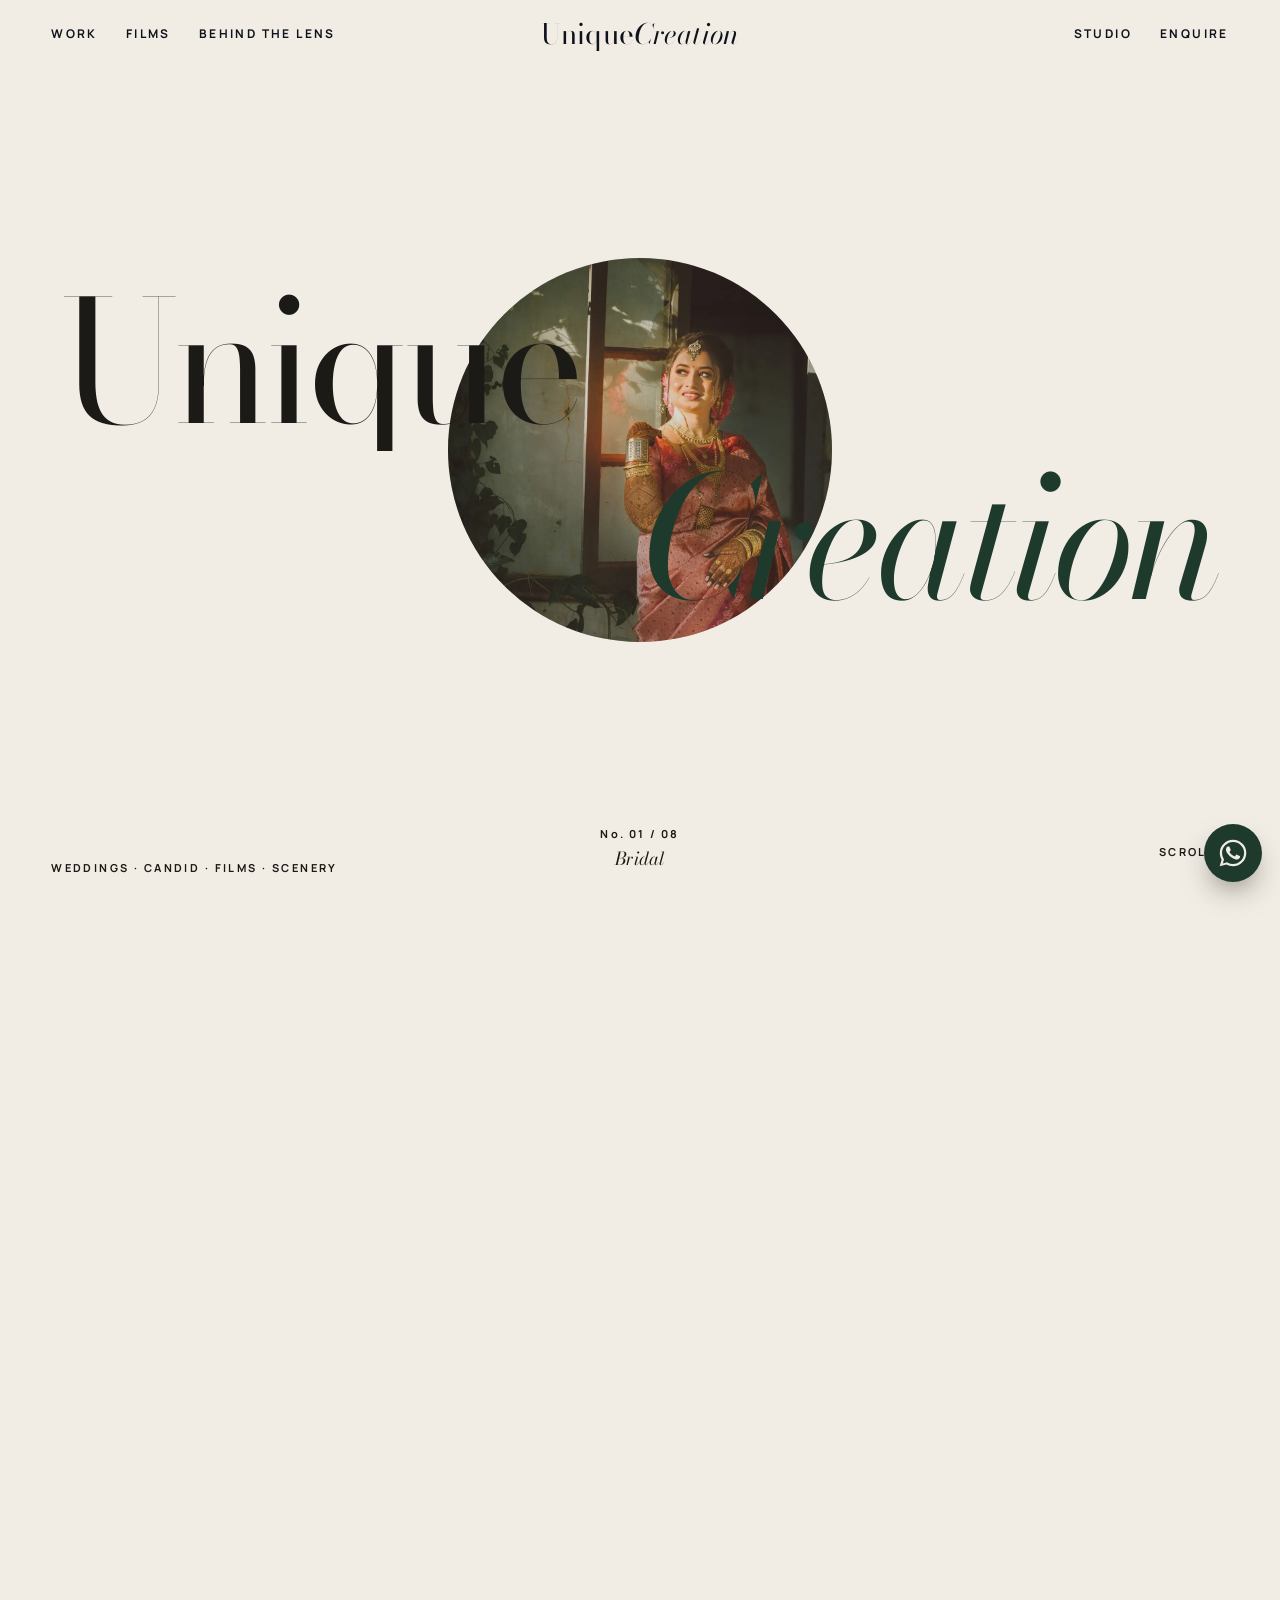
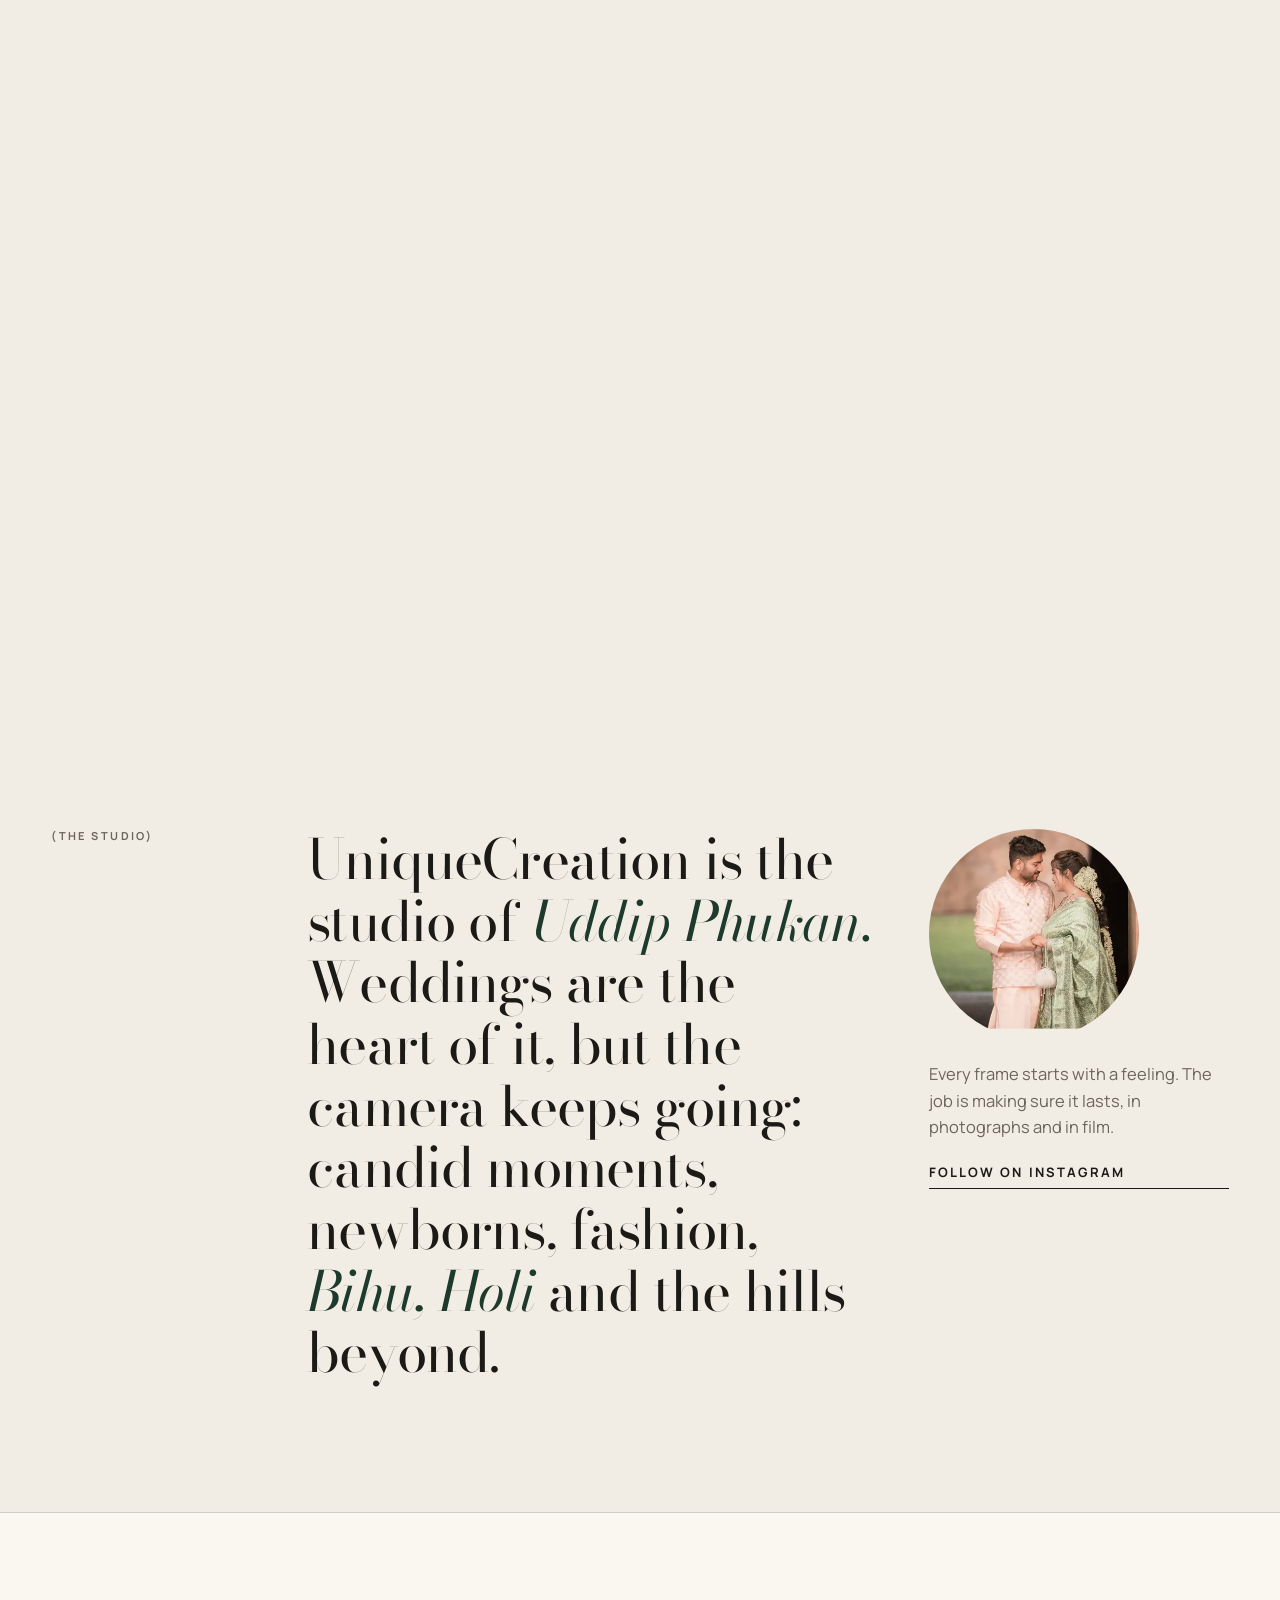
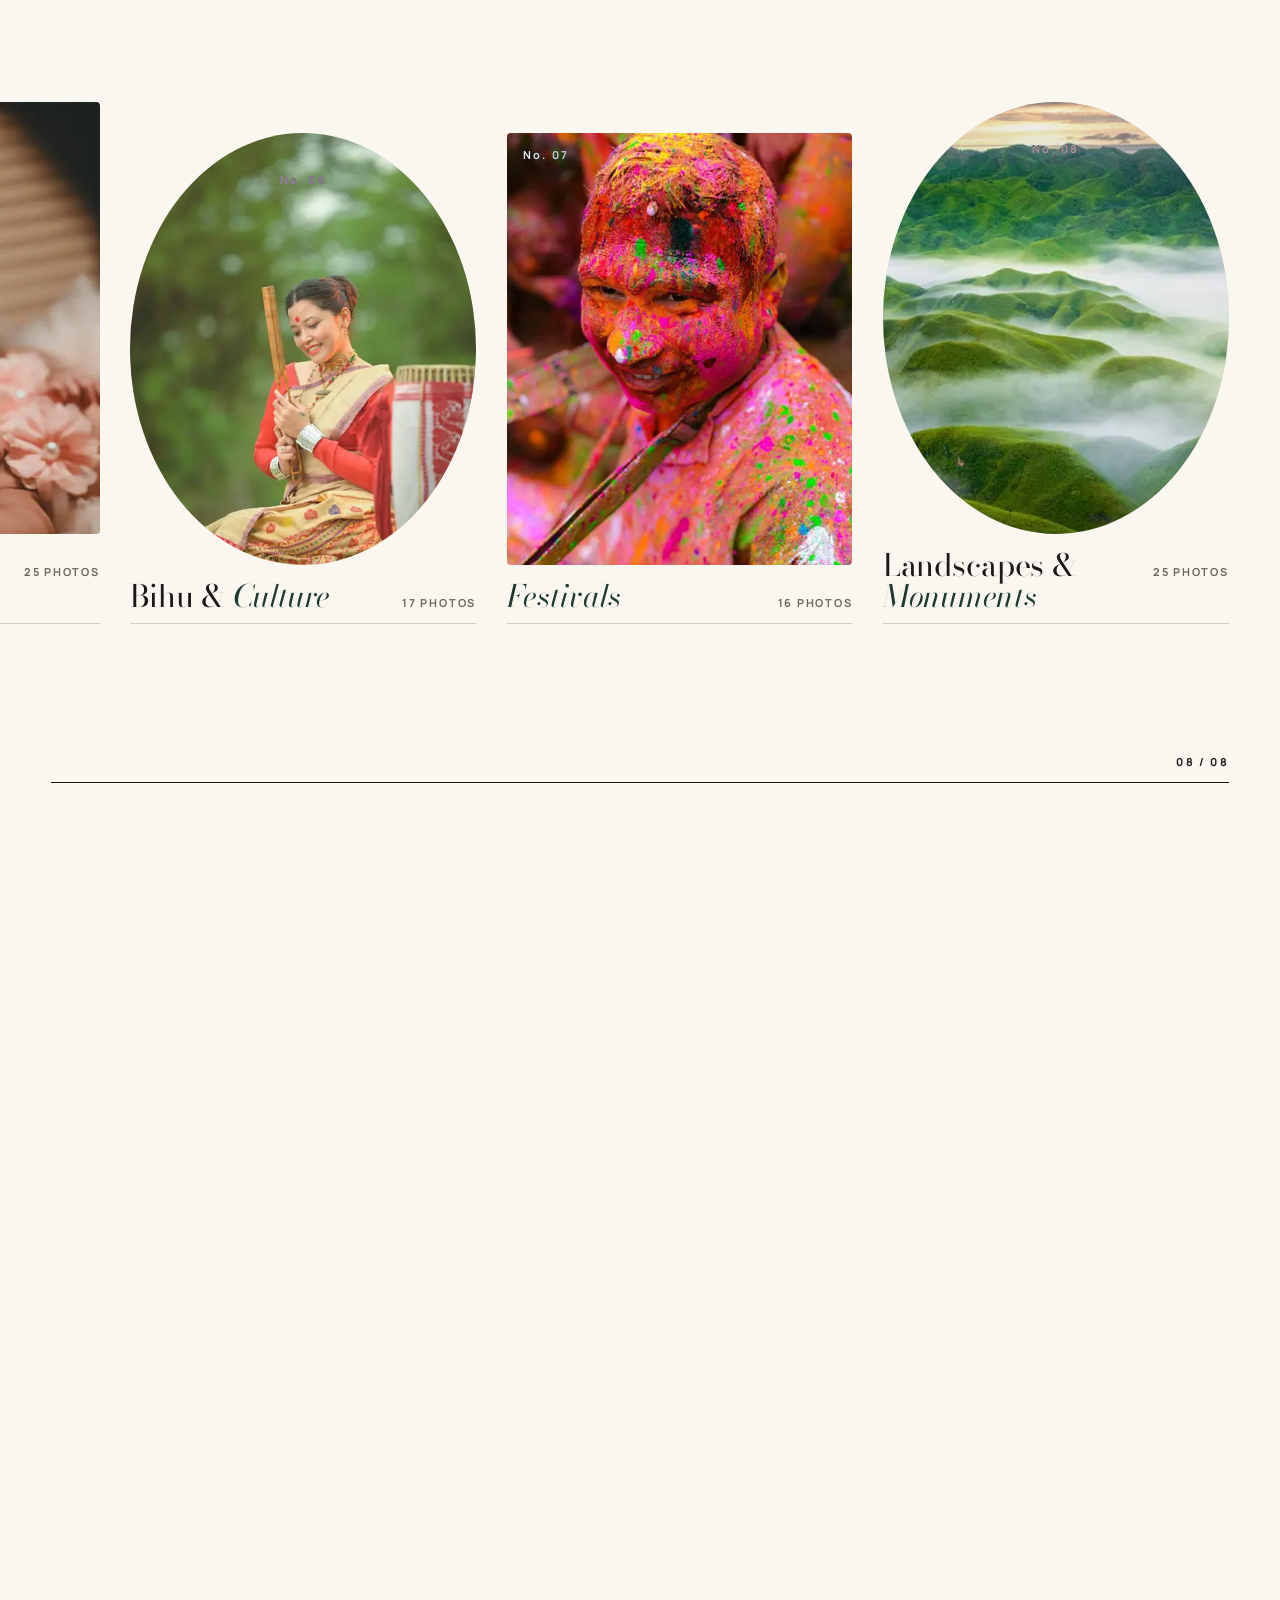
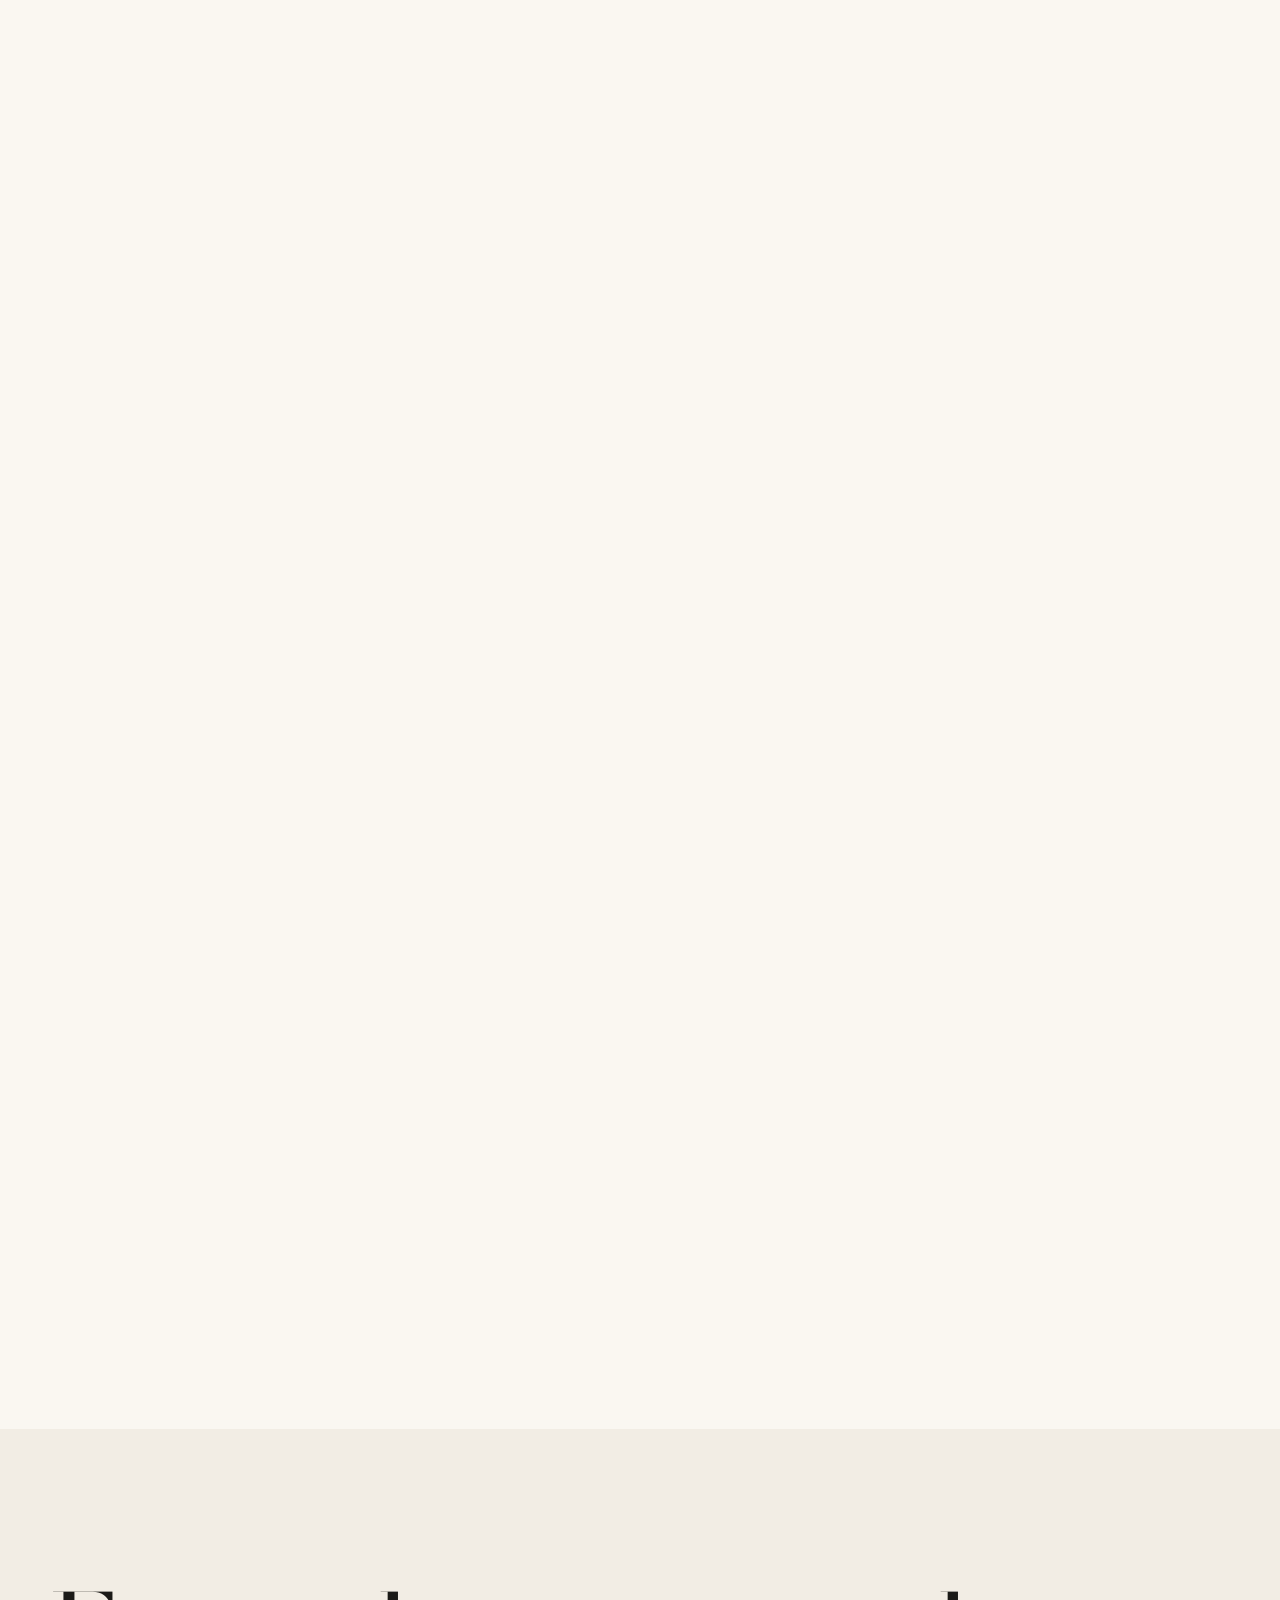
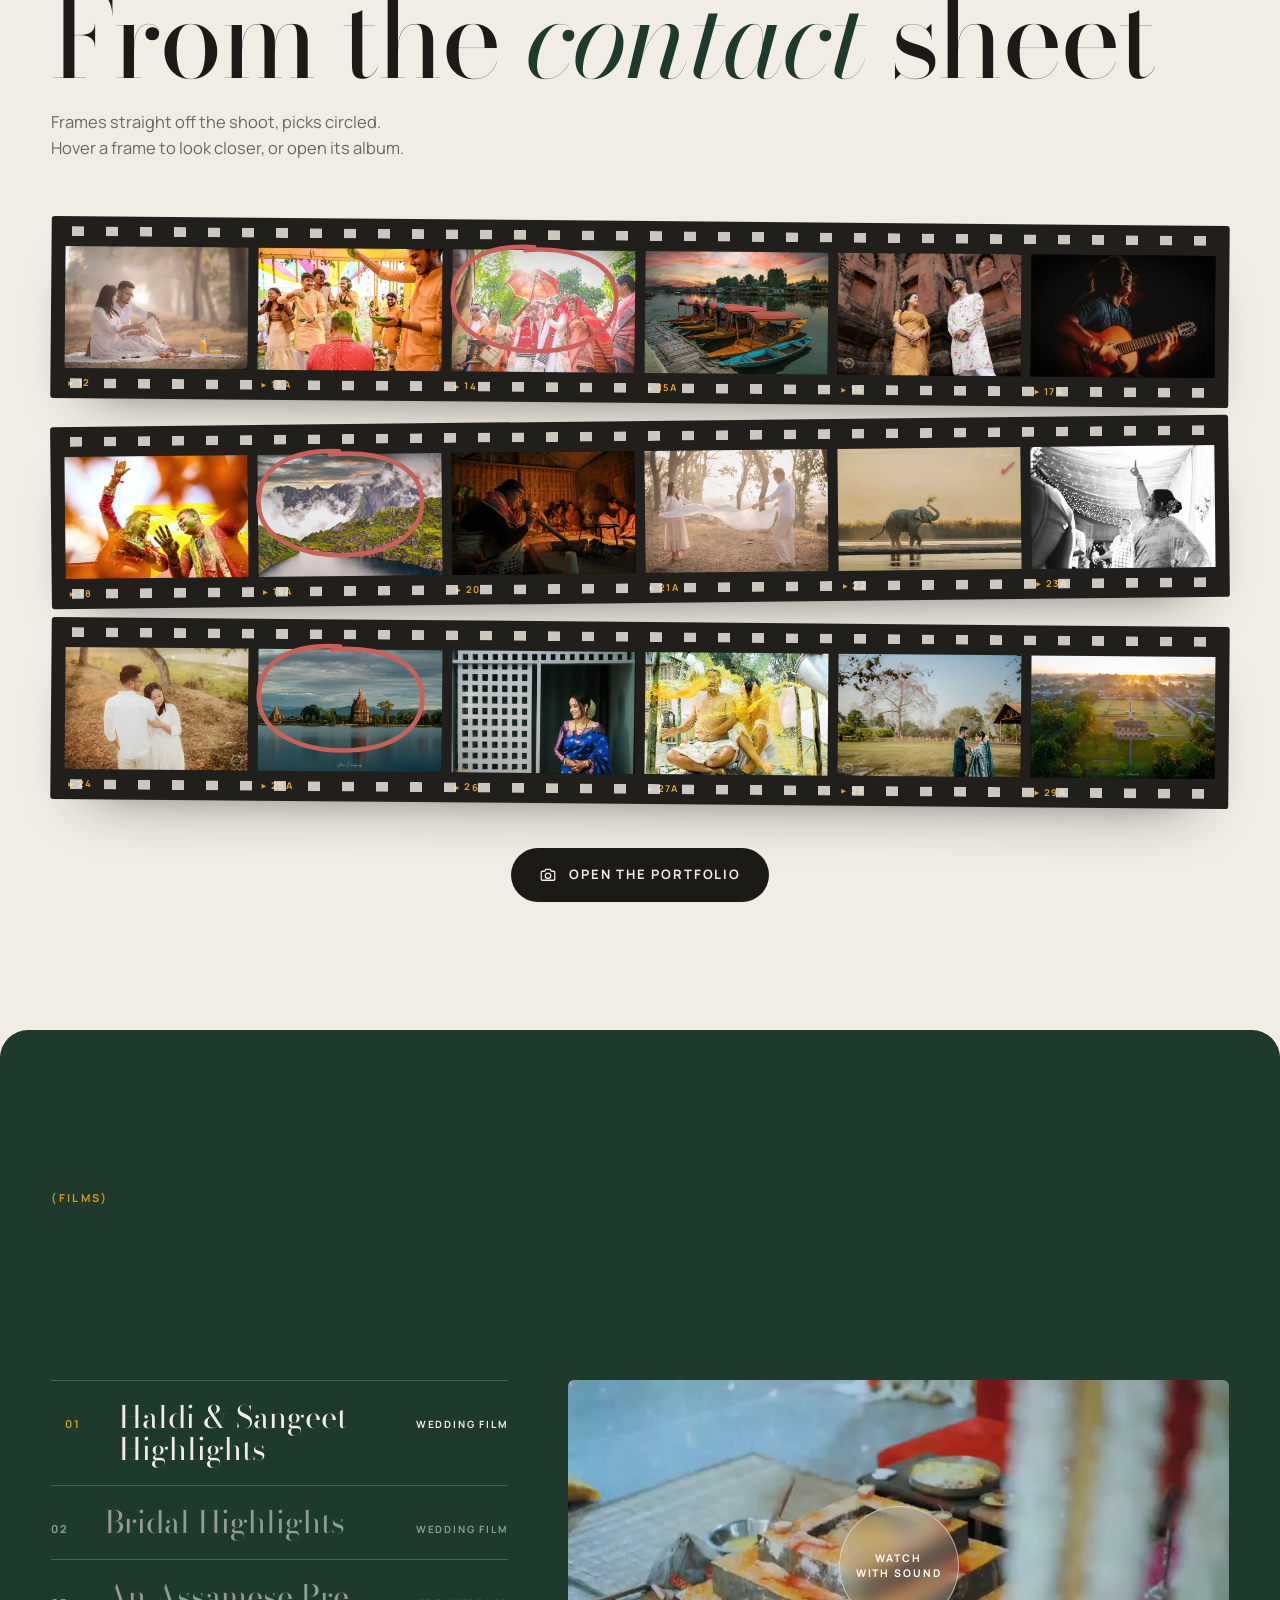
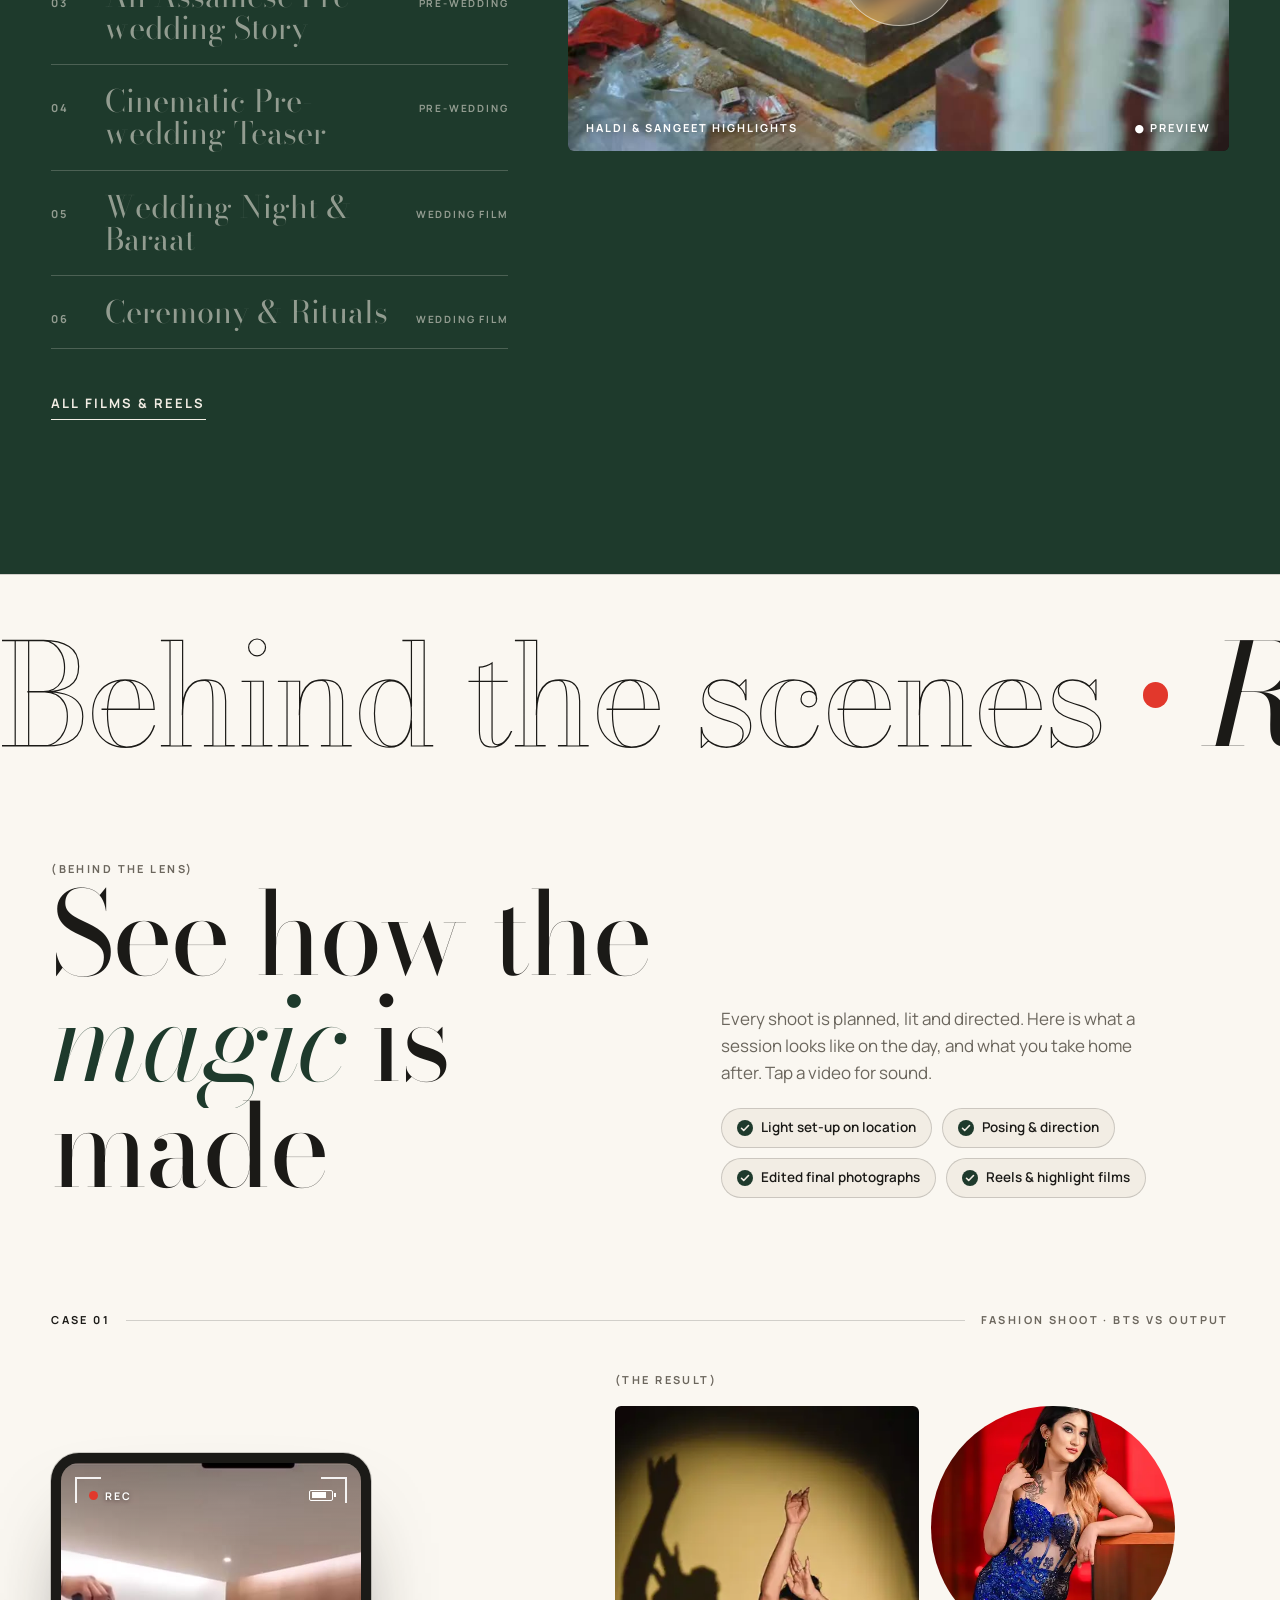
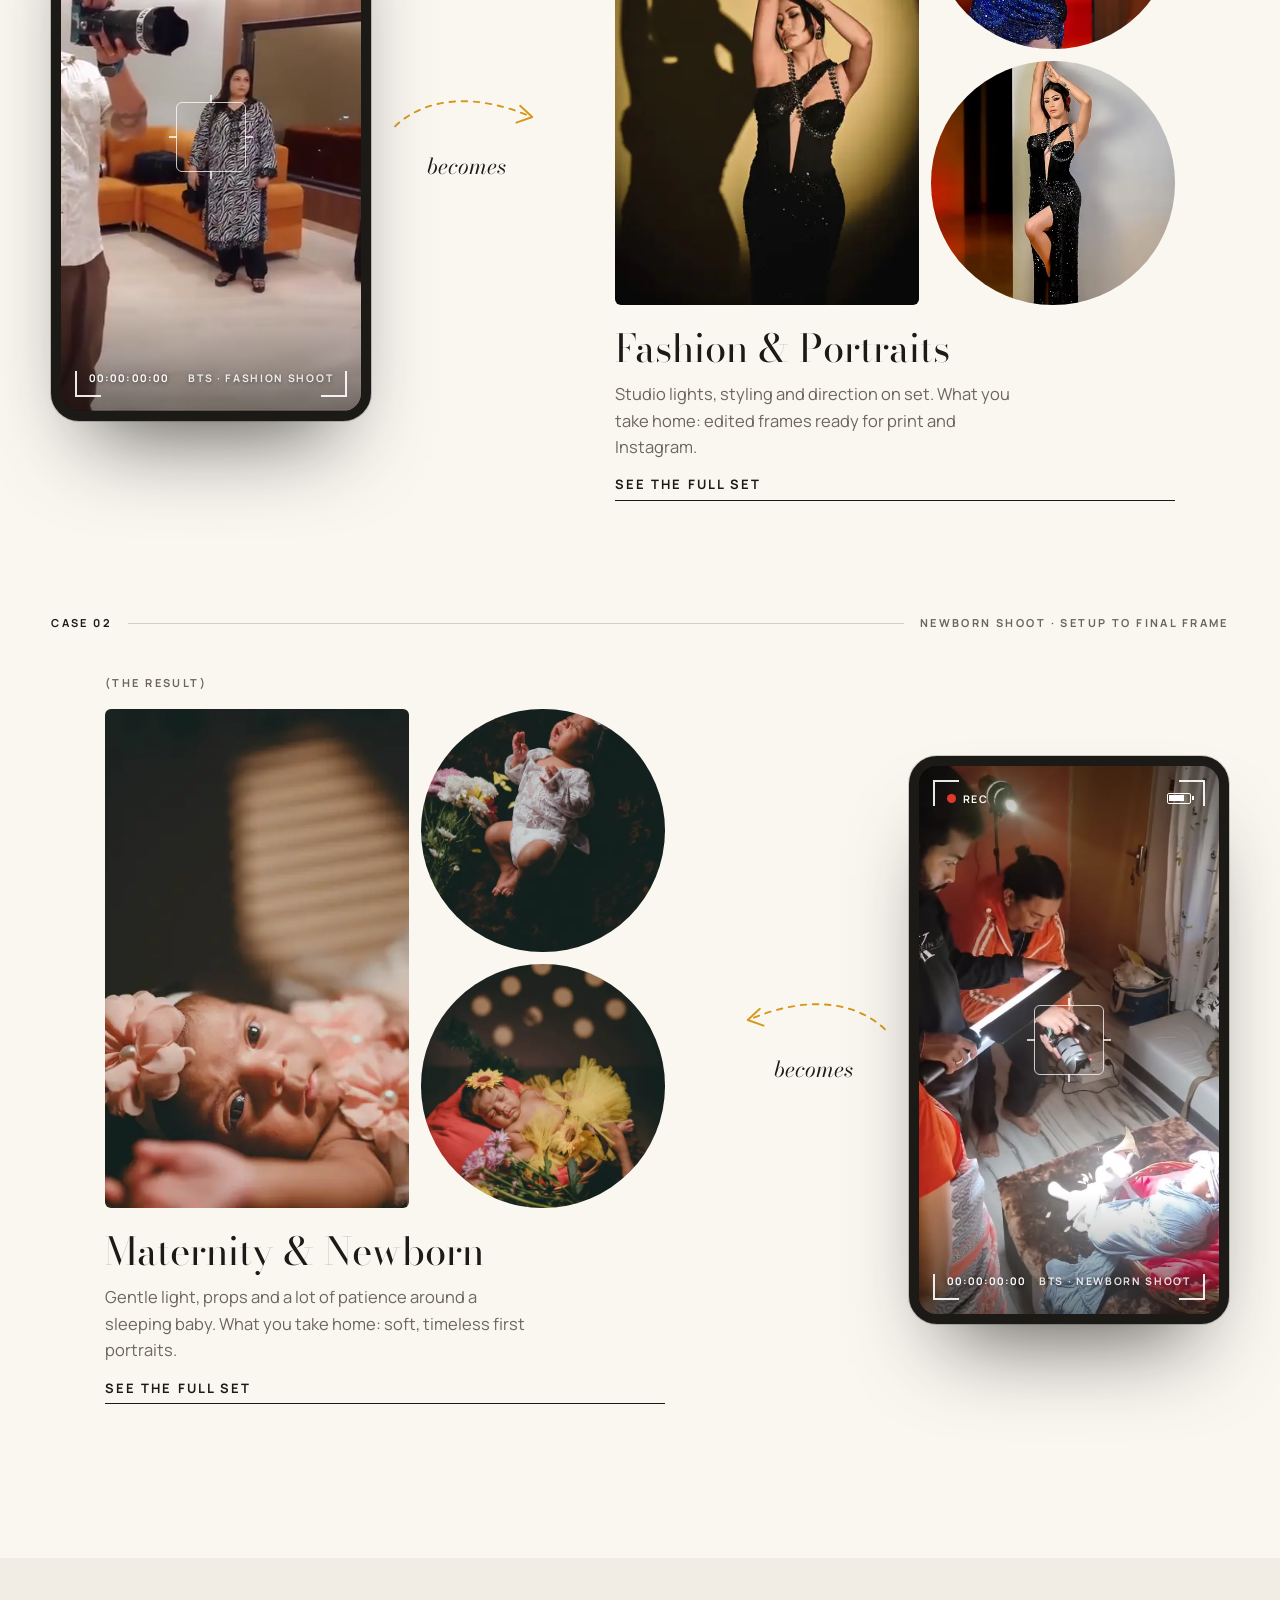
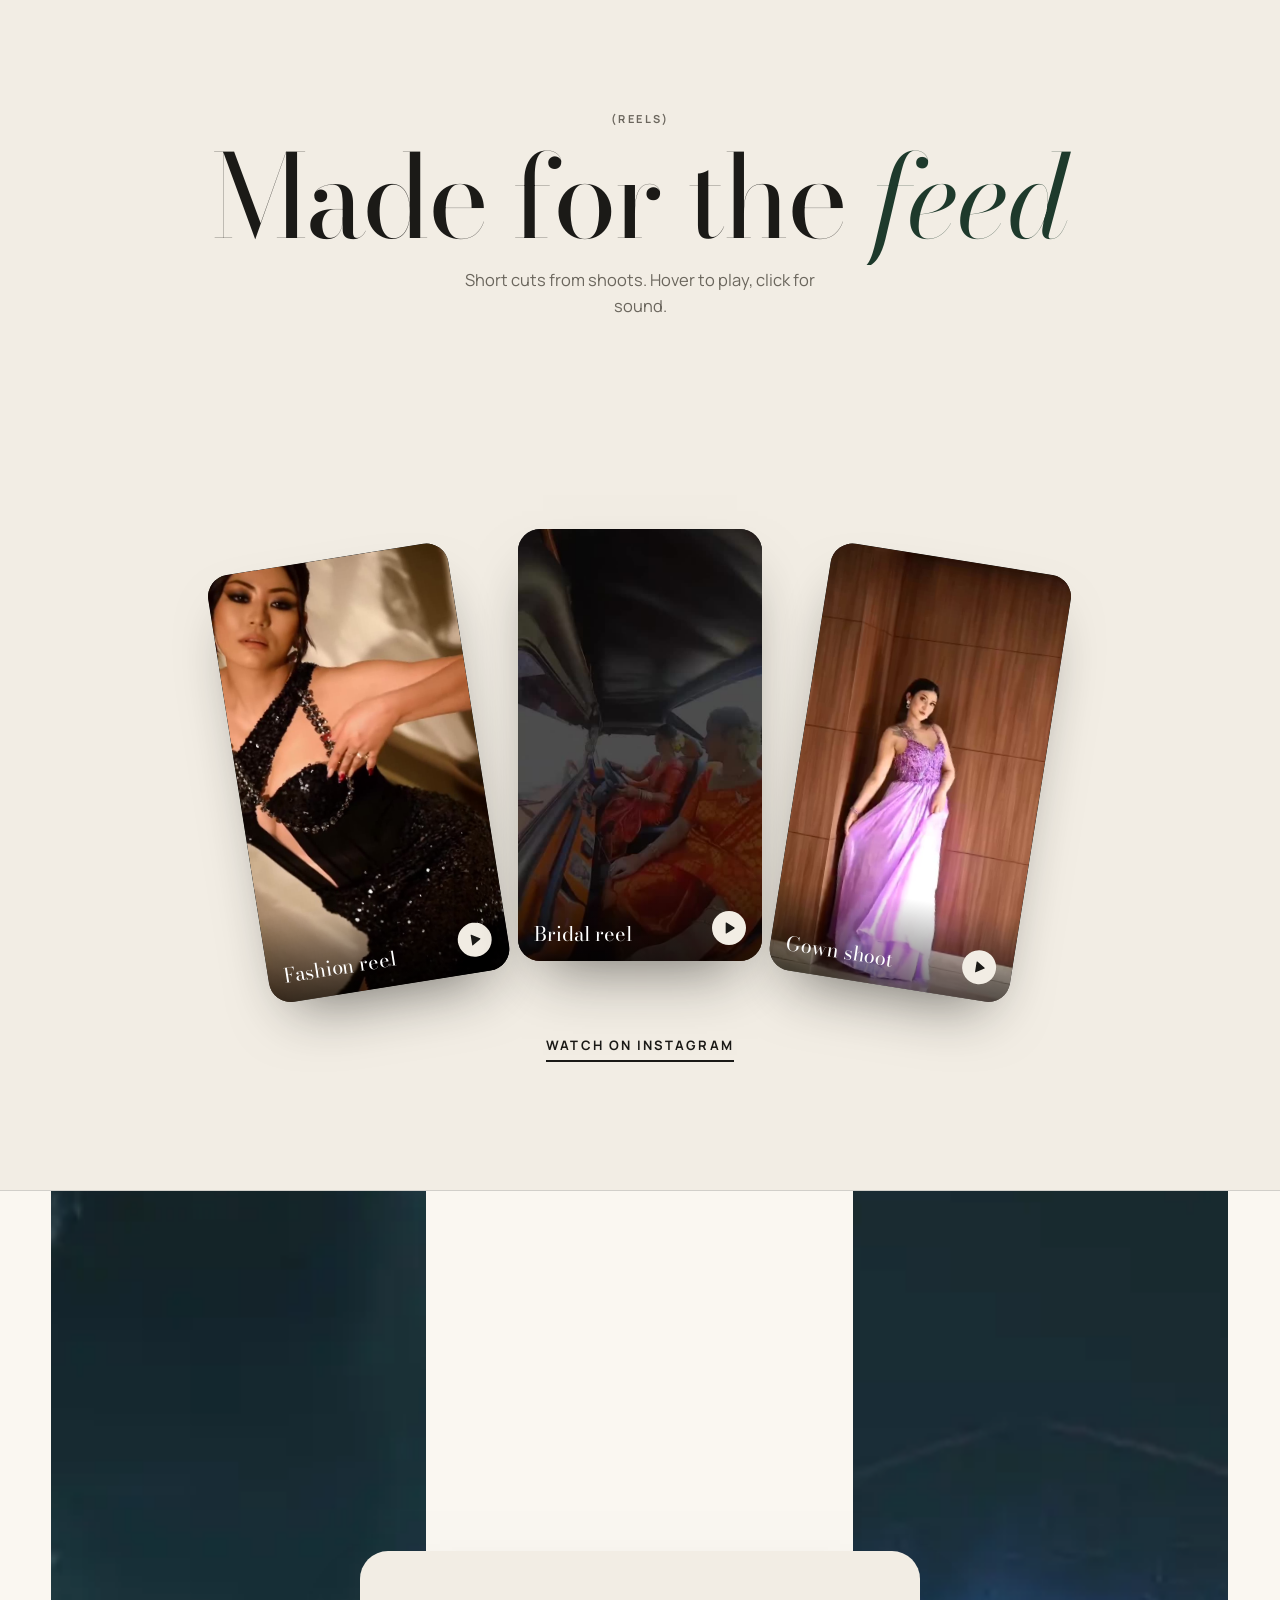
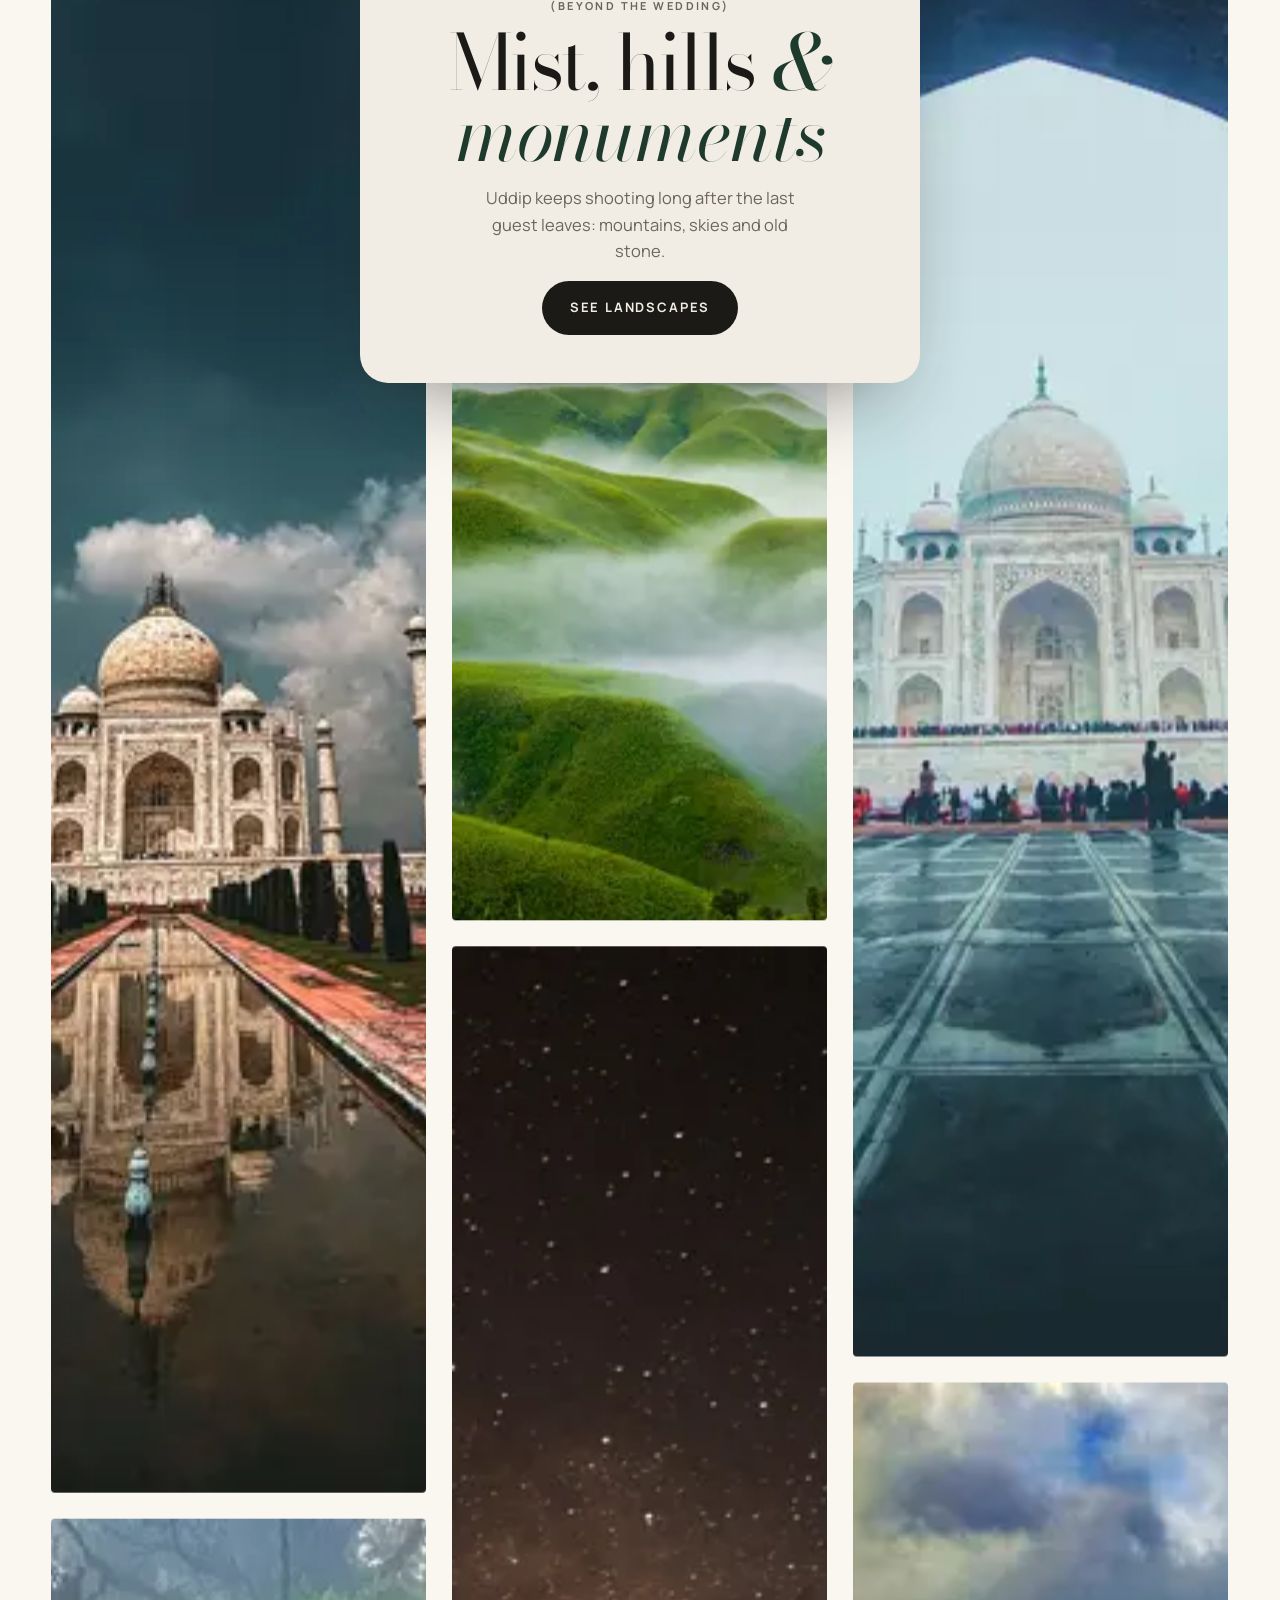
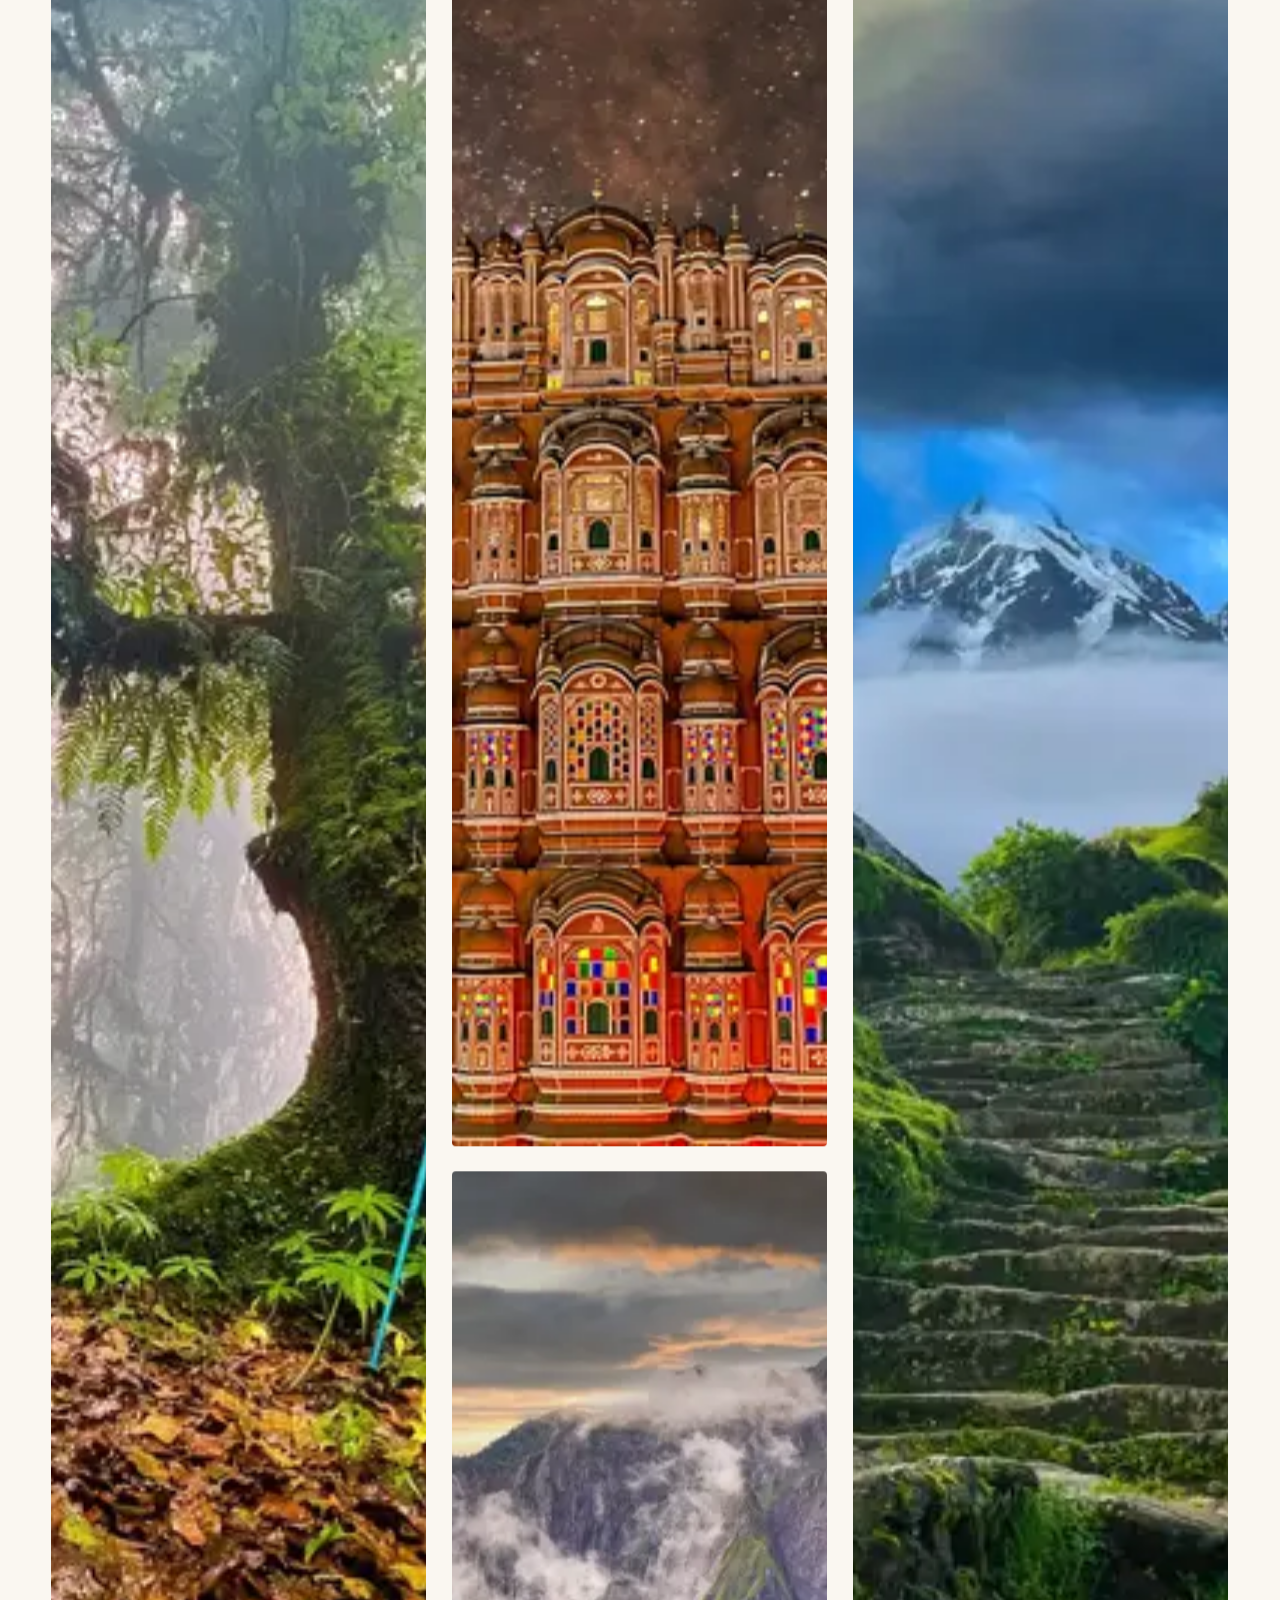
<file: index.html>
<!doctype html>
<html lang="en">
<head>
<meta charset="utf-8">
<meta name="viewport" content="width=device-width,initial-scale=1,viewport-fit=cover">
<title>UniqueCreation by Uddip Phukan | Weddings, candid, films & landscapes</title>
<meta name="description" content="UniqueCreation by Uddip Phukan: wedding, pre-wedding, candid, newborn, fashion and landscape photography and films. We care for your emotions, we click for memories.">
<meta name="theme-color" content="#f2ede4">
<meta property="og:title" content="UniqueCreation by Uddip Phukan | Weddings, candid, films & landscapes"><meta property="og:description" content="UniqueCreation by Uddip Phukan: wedding, pre-wedding, candid, newborn, fashion and landscape photography and films. We care for your emotions, we click for memories."><meta property="og:image" content="assets/brand/og-image.jpg"><meta property="og:type" content="website">
<link rel="icon" href="assets/brand/favicon.svg" type="image/svg+xml">
<link rel="apple-touch-icon" href="assets/brand/apple-touch-icon.png">
<link rel="preload" href="assets/fonts/bodoni.woff" as="font" type="font/woff" crossorigin>
<link rel="stylesheet" href="css/style.css?v=3">
<script>try{if(!sessionStorage.getItem('ucb'))document.documentElement.classList.add('js-ld')}catch(e){}</script>
</head>
<body data-page="home" id="top">
<svg width="0" height="0" style="position:absolute" aria-hidden="true">
  <symbol id="i-wa" viewBox="0 0 24 24"><path fill="currentColor" d="M17.47 14.38c-.3-.15-1.76-.87-2.03-.97-.27-.1-.47-.15-.67.15-.2.3-.77.97-.94 1.17-.17.2-.35.22-.64.07-.3-.15-1.26-.46-2.4-1.48-.89-.79-1.49-1.77-1.66-2.07-.17-.3-.02-.46.13-.61.13-.13.3-.35.45-.52.15-.17.2-.3.3-.5.1-.2.05-.37-.03-.52-.07-.15-.67-1.62-.92-2.22-.24-.58-.49-.5-.67-.51h-.57c-.2 0-.52.07-.79.37-.27.3-1.04 1.02-1.04 2.48 0 1.46 1.07 2.88 1.21 3.07.15.2 2.1 3.2 5.08 4.49.71.31 1.26.49 1.69.63.71.23 1.36.2 1.87.12.57-.08 1.76-.72 2.01-1.41.25-.7.25-1.29.17-1.41-.07-.13-.27-.2-.57-.35zM12.05 21.5h-.01a9.4 9.4 0 0 1-4.8-1.32l-.34-.2-3.56.93.95-3.47-.22-.36a9.42 9.42 0 0 1-1.44-5.02c0-5.2 4.23-9.43 9.44-9.43a9.37 9.37 0 0 1 6.67 2.77 9.37 9.37 0 0 1 2.76 6.67c0 5.2-4.24 9.43-9.45 9.43zm8.03-17.47A11.28 11.28 0 0 0 12.05.7C5.8.7.7 5.79.7 12.05c0 2 .52 3.95 1.52 5.67L.6 23.3l5.72-1.5a11.33 11.33 0 0 0 5.72 1.46h.01c6.25 0 11.34-5.09 11.35-11.35 0-3.03-1.18-5.88-3.32-8.02z"/></symbol>
  <symbol id="i-ig" viewBox="0 0 24 24"><g fill="none" stroke="currentColor" stroke-width="1.7"><rect x="3" y="3" width="18" height="18" rx="5"/><circle cx="12" cy="12" r="4.2"/></g><circle cx="17.4" cy="6.6" r="1.1" fill="currentColor"/></symbol>
  <symbol id="i-fb" viewBox="0 0 24 24"><path fill="currentColor" d="M13.5 21.5v-8h2.7l.4-3.2h-3.1V8.3c0-.9.3-1.6 1.6-1.6h1.7V3.9c-.3 0-1.3-.1-2.5-.1-2.4 0-4.1 1.5-4.1 4.2v2.3H7.5v3.2h2.7v8h3.3z"/></symbol>
  <symbol id="i-phone" viewBox="0 0 24 24"><path fill="none" stroke="currentColor" stroke-width="1.7" stroke-linejoin="round" d="M5 3.5h3.2l1.6 4.2-2.1 1.4a11 11 0 0 0 7.2 7.2l1.4-2.1 4.2 1.6V19a1.6 1.6 0 0 1-1.7 1.6A16.6 16.6 0 0 1 3.4 5.2 1.6 1.6 0 0 1 5 3.5z"/></symbol>
  <symbol id="i-mail" viewBox="0 0 24 24"><g fill="none" stroke="currentColor" stroke-width="1.7"><rect x="3" y="5" width="18" height="14" rx="2.5"/><path d="m4 7 8 6 8-6"/></g></symbol>
  <symbol id="i-arrow" viewBox="0 0 24 24"><path fill="none" stroke="currentColor" stroke-width="1.7" stroke-linecap="round" stroke-linejoin="round" d="M4 12h15m-6-6 6 6-6 6"/></symbol>
  <symbol id="i-diag" viewBox="0 0 24 24"><path fill="none" stroke="currentColor" stroke-width="1.7" stroke-linecap="round" stroke-linejoin="round" d="M7 17 17 7M9 7h8v8"/></symbol>
  <symbol id="i-play" viewBox="0 0 24 24"><path fill="currentColor" d="M7 4.6v14.8a.8.8 0 0 0 1.2.7l12-7.4a.8.8 0 0 0 0-1.4l-12-7.4A.8.8 0 0 0 7 4.6z"/></symbol>
  <symbol id="i-close" viewBox="0 0 24 24"><path fill="none" stroke="currentColor" stroke-width="1.7" stroke-linecap="round" d="m5 5 14 14M19 5 5 19"/></symbol>
  <symbol id="i-left" viewBox="0 0 24 24"><path fill="none" stroke="currentColor" stroke-width="1.7" stroke-linecap="round" stroke-linejoin="round" d="M15 5 8 12l7 7"/></symbol>
  <symbol id="i-right" viewBox="0 0 24 24"><path fill="none" stroke="currentColor" stroke-width="1.7" stroke-linecap="round" stroke-linejoin="round" d="m9 5 7 7-7 7"/></symbol>
  <symbol id="i-pin" viewBox="0 0 24 24"><g fill="none" stroke="currentColor" stroke-width="1.7"><path d="M12 21s-7-6.2-7-11.5a7 7 0 0 1 14 0C19 14.8 12 21 12 21z"/><circle cx="12" cy="9.5" r="2.5"/></g></symbol>
  <symbol id="i-cam" viewBox="0 0 24 24"><g fill="none" stroke="currentColor" stroke-width="1.7" stroke-linejoin="round"><path d="M3 8.5A1.5 1.5 0 0 1 4.5 7h3l1.5-2.5h6L16.5 7h3A1.5 1.5 0 0 1 21 8.5v9a1.5 1.5 0 0 1-1.5 1.5h-15A1.5 1.5 0 0 1 3 17.5z"/><circle cx="12" cy="13" r="3.6"/></g></symbol>
  <symbol id="i-film" viewBox="0 0 24 24"><g fill="none" stroke="currentColor" stroke-width="1.7" stroke-linejoin="round"><rect x="3" y="6" width="13" height="12" rx="2"/><path d="m16 10.5 5-3v9l-5-3z"/></g></symbol>
  <symbol id="i-plane" viewBox="0 0 24 24"><path fill="none" stroke="currentColor" stroke-width="1.7" stroke-linejoin="round" d="m21 4-8.5 17-2.2-7.3L3 11.5z"/></symbol>
  <symbol id="i-star" viewBox="0 0 24 24"><path fill="currentColor" d="M12 0c.9 6.4 5.6 11.1 12 12-6.4.9-11.1 5.6-12 12-.9-6.4-5.6-11.1-12-12 6.4-.9 11.1-5.6 12-12z"/></symbol>
</svg>
<div class="ld" aria-hidden="true"><p class="ld__n"><span>Unique</span><span>Creation</span></p><div class="ld__b"><span class="lbl">Weddings &middot; Candid &middot; Films &middot; Scenery</span><span class="ld__c">000</span></div><i class="ld__bar"></i></div>
<a class="sr-only" href="#main">Skip to content</a>
<div class="cur" aria-hidden="true"><span></span></div>
<header class="hd">
  <nav class="hd__l" aria-label="Main"><a href="index.html#work">Work</a><a href="films.html">Films</a><a href="index.html#bts">Behind the lens</a></nav>
  <a class="logo" href="index.html" aria-label="UniqueCreation, home">Unique<em>Creation</em></a>
  <div class="hd__r"><a class="d" href="index.html#studio">Studio</a><a class="d" href="https://wa.me/918486339975?text=Hi%20UniqueCreation%2C%20I%27d%20like%20to%20enquire%20about%20photography." target="_blank" rel="noopener">Enquire</a><button class="mbtn" type="button" aria-expanded="false" aria-controls="mn">Menu<i></i></button></div>
</header>
<div class="mn" id="mn" aria-hidden="true">
  <div class="mn__top"><span class="logo">Unique<em>Creation</em></span><button class="x" type="button" data-close aria-label="Close menu"><svg aria-hidden="true"><use href="#i-close"/></svg></button></div>
  <nav aria-label="Mobile"><a href="index.html#work"><small>01</small>Work</a><a href="films.html"><small>02</small>Films</a><a href="index.html#bts"><small>03</small>Behind the lens</a><a href="gallery.html"><small>04</small>Portfolio</a><a href="index.html#contact"><small>05</small>Contact</a></nav>
  <div class="mn__f"><span class="lbl" style="color:var(--turmeric)">Call or WhatsApp</span><a href="tel:+918486339975">8486339975</a><a href="tel:+917002078910">7002078910</a></div>
</div>
<main id="main">

<section class="zh" aria-label="Introduction">
  <div class="zh__s">
    <div class="zh__f"><img src="assets/img/bridal-02.webp" alt="" data-w="1440" data-h="1818" data-label="Bridal" fetchpriority=high decoding="async"><img src="assets/img/couples-18.webp" alt="" data-w="1440" data-h="1939" data-label="Pre-wedding & Couples" loading=lazy decoding="async"><img src="assets/img/bihu-08.webp" alt="" data-w="1440" data-h="1800" data-label="Bihu & Culture" loading=lazy decoding="async"><img src="assets/img/fashion-07.webp" alt="" data-w="1440" data-h="1919" data-label="Fashion & Portraits" loading=lazy decoding="async"><img src="assets/img/festival-02.webp" alt="" data-w="1440" data-h="1920" data-label="Festivals" loading=lazy decoding="async"><img src="assets/img/family-18.webp" alt="" data-w="1440" data-h="1818" data-label="Maternity & Newborn" loading=lazy decoding="async"><img src="assets/img/couples-26.webp" alt="" data-w="1440" data-h="1939" data-label="Pre-wedding & Couples" loading=lazy decoding="async"><img src="assets/img/scenery-11.webp" alt="" data-w="1440" data-h="961" data-label="Landscapes & Monuments" loading=lazy decoding="async"><span class="zh__sh"></span></div>
    <h1 class="zh__t zh__t--1"><i><b>Unique</b></i></h1>
    <p class="zh__t zh__t--2" aria-hidden="true"><i><b>Creation</b></i></p>
    <div class="zh__msg"><span class="lbl">Uddip Phukan &middot; Photography &amp; films</span><p>We care for your emotions, <em>we click for memories.</em></p><div class="row"><a class="btn btn--light" href="https://wa.me/918486339975?text=Hi%20UniqueCreation%2C%20I%27d%20like%20to%20enquire%20about%20photography." target="_blank" rel="noopener"><svg aria-hidden="true"><use href="#i-wa"/></svg><span>Check my date</span></a><a class="btn btn--line" href="gallery.html">See the portfolio</a></div></div>
    <div class="zh__cap"><span class="l lbl">Weddings &middot; Candid &middot; Films &middot; Scenery</span><span class="c"><b>No. 01 / 08</b>Bridal</span><span class="r lbl">Scroll<i></i></span></div>
  </div>
</section>

<section class="st" id="studio"><div class="wrap st__g">
  <span class="lbl lbl--soft rv">(The studio)</span>
  <p class="st__p" data-words>UniqueCreation is the studio of <em>Uddip Phukan.</em> Weddings are the heart of it, but the camera keeps going: candid moments, newborns, fashion, <em>Bihu, Holi</em> and the hills beyond.</p>
  <div class="st__side rv"><figure><img src="assets/img/couples-18-t.webp" alt="Couple under a terracotta arch, by UniqueCreation" loading="lazy"></figure><p>Every frame starts with a feeling. The job is making sure it lasts, in photographs and in film.</p><a class="ulink" href="https://www.instagram.com/uniquecreationphotography/" target="_blank" rel="noopener"><span>Follow on Instagram</span></a></div>
</div></section>

<section class="hs" id="work" aria-label="Categories">
  <div class="hs__wrapi"><h2 class="h-xl">Eight ways to <em>tell</em> a story</h2></div>
  <div class="hs__s">
    <div class="hs__track">
      <div class="hs__intro" aria-hidden="false"><span class="lbl lbl--soft">(Work)</span><h2 class="h-xl">Eight ways to <em>tell</em> a story</h2><p>Not only weddings. Pick a chapter and step inside.</p><a class="ulink" href="gallery.html"><span>Full portfolio</span></a></div>
      <a class="hp" href="gallery.html?a=bridal" data-cursor="Open"><span class="hp__m"><img src="assets/img/bridal-02-t.webp" alt="Bridal by UniqueCreation" loading="lazy"><span class="hp__n">No. 01</span></span><span class="hp__t"><h3><em>Bridal</em></h3><span>21 PHOTOS</span></span></a><a class="hp" href="gallery.html?a=celebration" data-cursor="Open"><span class="hp__m"><img src="assets/img/celebration-03-t.webp" alt="Haldi & Sangeet by UniqueCreation" loading="lazy"><span class="hp__n">No. 02</span></span><span class="hp__t"><h3>Haldi & <em>Sangeet</em></h3><span>15 PHOTOS</span></span></a><a class="hp" href="gallery.html?a=couples" data-cursor="Open"><span class="hp__m"><img src="assets/img/couples-04-t.webp" alt="Pre-wedding & Couples by UniqueCreation" loading="lazy"><span class="hp__n">No. 03</span></span><span class="hp__t"><h3>Pre-wedding & <em>Couples</em></h3><span>60 PHOTOS</span></span></a><a class="hp" href="gallery.html?a=fashion" data-cursor="Open"><span class="hp__m"><img src="assets/img/fashion-03-t.webp" alt="Fashion & Portraits by UniqueCreation" loading="lazy"><span class="hp__n">No. 04</span></span><span class="hp__t"><h3>Fashion & <em>Portraits</em></h3><span>21 PHOTOS</span></span></a><a class="hp" href="gallery.html?a=family" data-cursor="Open"><span class="hp__m"><img src="assets/img/family-18-t.webp" alt="Maternity & Newborn by UniqueCreation" loading="lazy"><span class="hp__n">No. 05</span></span><span class="hp__t"><h3>Maternity & <em>Newborn</em></h3><span>25 PHOTOS</span></span></a><a class="hp" href="gallery.html?a=bihu" data-cursor="Open"><span class="hp__m"><img src="assets/img/bihu-08-t.webp" alt="Bihu & Culture by UniqueCreation" loading="lazy"><span class="hp__n">No. 06</span></span><span class="hp__t"><h3>Bihu & <em>Culture</em></h3><span>17 PHOTOS</span></span></a><a class="hp" href="gallery.html?a=festival" data-cursor="Open"><span class="hp__m"><img src="assets/img/festival-02-t.webp" alt="Festivals by UniqueCreation" loading="lazy"><span class="hp__n">No. 07</span></span><span class="hp__t"><h3><em>Festivals</em></h3><span>16 PHOTOS</span></span></a><a class="hp" href="gallery.html?a=scenery" data-cursor="Open"><span class="hp__m"><img src="assets/img/scenery-11-t.webp" alt="Landscapes & Monuments by UniqueCreation" loading="lazy"><span class="hp__n">No. 08</span></span><span class="hp__t"><h3>Landscapes & <em>Monuments</em></h3><span>25 PHOTOS</span></span></a>
    </div>
    <div class="hs__bar"><i></i></div><span class="hs__cnt">01 / 08</span>
  </div>
</section>

<section class="cs" aria-label="Contact sheet"><div class="wrap">
  <div class="cs__h"><h2 class="h-xl" data-words>From the <em>contact</em> sheet</h2><p class="rv">Frames straight off the shoot, picks circled. Hover a frame to look closer, or open its album.</p></div>
  <div class="strip"><div class="strip__in"><a class="fr" href="gallery.html?a=couples" data-full="assets/img/couples-04.webp" aria-label="Pre-wedding & Couples"><img src="assets/img/couples-04-t.webp" alt="" loading="lazy"><span class="fr__no">&#9656; 12</span></a><a class="fr" href="gallery.html?a=celebration" data-full="assets/img/celebration-06.webp" aria-label="Haldi & Sangeet"><img src="assets/img/celebration-06-t.webp" alt="" loading="lazy"><span class="fr__no">&#9656; 13A</span></a><a class="fr" href="gallery.html?a=bihu" data-full="assets/img/bihu-15.webp" aria-label="Bihu & Culture"><img src="assets/img/bihu-15-t.webp" alt="" loading="lazy"><svg class="fr__mark" viewBox="0 0 120 80" preserveAspectRatio="none" aria-hidden="true"><path d="M60 6C26 4 6 18 7 40c1 24 30 35 58 34 30-1 50-15 49-36C113 16 88 5 54 8"/></svg><span class="fr__no">&#9656; 14</span></a><a class="fr" href="gallery.html?a=scenery" data-full="assets/img/scenery-13.webp" aria-label="Landscapes & Monuments"><img src="assets/img/scenery-13-t.webp" alt="" loading="lazy"><span class="fr__no">&#9656; 15A</span></a><a class="fr" href="gallery.html?a=couples" data-full="assets/img/couples-11.webp" aria-label="Pre-wedding & Couples"><img src="assets/img/couples-11-t.webp" alt="" loading="lazy"><span class="fr__ok">&#10003;</span><span class="fr__no">&#9656; 16</span></a><a class="fr" href="gallery.html?a=fashion" data-full="assets/img/fashion-21.webp" aria-label="Fashion & Portraits"><img src="assets/img/fashion-21-t.webp" alt="" loading="lazy"><span class="fr__no">&#9656; 17A</span></a></div></div><div class="strip"><div class="strip__in"><a class="fr" href="gallery.html?a=celebration" data-full="assets/img/celebration-01.webp" aria-label="Haldi & Sangeet"><img src="assets/img/celebration-01-t.webp" alt="" loading="lazy"><span class="fr__no">&#9656; 18</span></a><a class="fr" href="gallery.html?a=scenery" data-full="assets/img/scenery-08.webp" aria-label="Landscapes & Monuments"><img src="assets/img/scenery-08-t.webp" alt="" loading="lazy"><svg class="fr__mark" viewBox="0 0 120 80" preserveAspectRatio="none" aria-hidden="true"><path d="M60 6C26 4 6 18 7 40c1 24 30 35 58 34 30-1 50-15 49-36C113 16 88 5 54 8"/></svg><span class="fr__no">&#9656; 19A</span></a><a class="fr" href="gallery.html?a=bihu" data-full="assets/img/bihu-17.webp" aria-label="Bihu & Culture"><img src="assets/img/bihu-17-t.webp" alt="" loading="lazy"><span class="fr__no">&#9656; 20</span></a><a class="fr" href="gallery.html?a=couples" data-full="assets/img/couples-07.webp" aria-label="Pre-wedding & Couples"><img src="assets/img/couples-07-t.webp" alt="" loading="lazy"><span class="fr__no">&#9656; 21A</span></a><a class="fr" href="gallery.html?a=scenery" data-full="assets/img/scenery-23.webp" aria-label="Landscapes & Monuments"><img src="assets/img/scenery-23-t.webp" alt="" loading="lazy"><span class="fr__ok">&#10003;</span><span class="fr__no">&#9656; 22</span></a><a class="fr" href="gallery.html?a=celebration" data-full="assets/img/celebration-12.webp" aria-label="Haldi & Sangeet"><img src="assets/img/celebration-12-t.webp" alt="" loading="lazy"><span class="fr__no">&#9656; 23A</span></a></div></div><div class="strip"><div class="strip__in"><a class="fr" href="gallery.html?a=couples" data-full="assets/img/couples-01.webp" aria-label="Pre-wedding & Couples"><img src="assets/img/couples-01-t.webp" alt="" loading="lazy"><span class="fr__no">&#9656; 24</span></a><a class="fr" href="gallery.html?a=scenery" data-full="assets/img/scenery-05.webp" aria-label="Landscapes & Monuments"><img src="assets/img/scenery-05-t.webp" alt="" loading="lazy"><svg class="fr__mark" viewBox="0 0 120 80" preserveAspectRatio="none" aria-hidden="true"><path d="M60 6C26 4 6 18 7 40c1 24 30 35 58 34 30-1 50-15 49-36C113 16 88 5 54 8"/></svg><span class="fr__no">&#9656; 25A</span></a><a class="fr" href="gallery.html?a=fashion" data-full="assets/img/fashion-18.webp" aria-label="Fashion & Portraits"><img src="assets/img/fashion-18-t.webp" alt="" loading="lazy"><span class="fr__no">&#9656; 26</span></a><a class="fr" href="gallery.html?a=bihu" data-full="assets/img/bihu-14.webp" aria-label="Bihu & Culture"><img src="assets/img/bihu-14-t.webp" alt="" loading="lazy"><span class="fr__no">&#9656; 27A</span></a><a class="fr" href="gallery.html?a=couples" data-full="assets/img/couples-29.webp" aria-label="Pre-wedding & Couples"><img src="assets/img/couples-29-t.webp" alt="" loading="lazy"><span class="fr__no">&#9656; 28</span></a><a class="fr" href="gallery.html?a=scenery" data-full="assets/img/scenery-03.webp" aria-label="Landscapes & Monuments"><img src="assets/img/scenery-03-t.webp" alt="" loading="lazy"><span class="fr__no">&#9656; 29A</span></a></div></div>
  <div class="cs__f"><a class="btn" href="gallery.html" data-cursor="Open"><svg aria-hidden="true"><use href="#i-cam"/></svg><span>Open the portfolio</span></a></div>
</div></section>
<div class="loupe" aria-hidden="true"></div>

<section class="fl" id="films"><div class="wrap">
  <span class="lbl" style="color:var(--turmeric)">(Films)</span>
  <h2 class="h-xl" data-words>Moving <em>pictures</em></h2>
  <div class="fl__g">
    <div class="fl__list"><button class="fl__it on" type="button" data-src="assets/video/film1.mp4" data-title="Haldi & Sangeet Highlights" data-poster="assets/video/film1.jpg" data-cursor="Play"><b>01</b><span>Haldi & Sangeet Highlights</span><small>Wedding film</small></button><button class="fl__it" type="button" data-src="assets/video/film8.mp4" data-title="Bridal Highlights" data-poster="assets/video/film8.jpg" data-cursor="Play"><b>02</b><span>Bridal Highlights</span><small>Wedding film</small></button><button class="fl__it" type="button" data-src="assets/video/film2.mp4" data-title="An Assamese Pre-wedding Story" data-poster="assets/video/film2.jpg" data-cursor="Play"><b>03</b><span>An Assamese Pre-wedding Story</span><small>Pre-wedding</small></button><button class="fl__it" type="button" data-src="assets/video/film3.mp4" data-title="Cinematic Pre-wedding Teaser" data-poster="assets/video/film3.jpg" data-cursor="Play"><b>04</b><span>Cinematic Pre-wedding Teaser</span><small>Pre-wedding</small></button><button class="fl__it" type="button" data-src="assets/video/film6.mp4" data-title="Wedding Night & Baraat" data-poster="assets/video/film6.jpg" data-cursor="Play"><b>05</b><span>Wedding Night & Baraat</span><small>Wedding film</small></button><button class="fl__it" type="button" data-src="assets/video/film7.mp4" data-title="Ceremony & Rituals" data-poster="assets/video/film7.jpg" data-cursor="Play"><b>06</b><span>Ceremony & Rituals</span><small>Wedding film</small></button></div>
    <div class="fl__pl"><img src="assets/video/film1.jpg" alt="" loading="lazy"><video muted loop playsinline preload="none"></video><button class="fl__btn" type="button" data-play="assets/video/film1.mp4" data-title="Haldi & Sangeet Highlights" data-poster="assets/video/film1.jpg">Watch<br>with sound</button><div class="fl__cap"><span>Haldi & Sangeet Highlights</span><b>&#9679; Preview</b></div></div>
  </div>
  <div class="fl__more"><a class="ulink" href="films.html"><span>All films &amp; reels</span></a></div>
</div></section>

<section class="bts" id="bts">
  <div class="bts__tick" aria-hidden="true"><div><span>Behind the scenes</span><b></b><span>Rec</span><b></b><span>Behind the scenes</span><b></b><span>Rec</span><b></b><span>Behind the scenes</span><b></b><span>Rec</span><b></b><span>Behind the scenes</span><b></b><span>Rec</span><b></b></div><div><span>Behind the scenes</span><b></b><span>Rec</span><b></b><span>Behind the scenes</span><b></b><span>Rec</span><b></b><span>Behind the scenes</span><b></b><span>Rec</span><b></b><span>Behind the scenes</span><b></b><span>Rec</span><b></b></div></div>
  <div class="wrap">
  <div class="bts__h">
    <div><span class="lbl lbl--soft">(Behind the lens)</span><h2 class="h-xl" data-words>See how the <em>magic</em> is made</h2></div>
    <div><p class="rv">Every shoot is planned, lit and directed. Here is what a session looks like on the day, and what you take home after. Tap a video for sound.</p>
    <ul class="bts__inc rv"><li>Light set-up on location</li><li>Posing &amp; direction</li><li>Edited final photographs</li><li>Reels &amp; highlight films</li></ul></div>
  </div>
  <article class="case">
    <div class="case__no"><span class="lbl">Case 01</span><i></i><span class="lbl lbl--soft">Fashion shoot &middot; BTS vs output</span></div>
    <div class="case__g">
      <div class="vf rv" role="button" tabindex="0" data-play="assets/video/bts1.mp4" data-title="Behind the lens: Fashion shoot" data-poster="assets/video/bts1.jpg" data-cursor="Sound" aria-label="Play behind the scenes video: Fashion shoot">
        <video data-src="assets/video/bts1.mp4" poster="assets/video/bts1.jpg" muted loop playsinline preload="none" data-auto></video>
        <span class="vf__sh"></span>
        <span class="vf__c vf__c--tl"></span><span class="vf__c vf__c--tr"></span><span class="vf__c vf__c--bl"></span><span class="vf__c vf__c--br"></span>
        <span class="vf__rec"><i></i>REC</span><span class="vf__bat"><i></i></span>
        <span class="vf__focus"></span>
        <span class="vf__tc">00:00:00:00</span><span class="vf__mode">BTS &middot; Fashion shoot</span>
        <span class="vf__snd"><svg aria-hidden="true"><use href="#i-play"/></svg>Watch with sound</span>
      </div>
      <div class="case__ar" aria-hidden="true"><svg viewBox="0 0 160 60"><path d="M4 40C40 6 96 6 150 30"/><path d="M138 18l13 12-17 6"/></svg><em>becomes</em></div>
      <div class="case__res rv" style="--d:.15s">
        <span class="lbl lbl--soft">(The result)</span>
        <div class="res"><img src="assets/img/fashion-07-t.webp" alt="Fashion &amp; Portraits by UniqueCreation" loading="lazy"><img src="assets/img/fashion-03-t.webp" alt="Fashion &amp; Portraits by UniqueCreation" loading="lazy"><img src="assets/img/fashion-10-t.webp" alt="Fashion &amp; Portraits by UniqueCreation" loading="lazy"></div>
        <h3>Fashion &amp; Portraits</h3><p>Studio lights, styling and direction on set. What you take home: edited frames ready for print and Instagram.</p>
        <a class="ulink" href="gallery.html?a=fashion"><span>See the full set</span></a>
      </div>
    </div>
  </article>
  <article class="case case--r">
    <div class="case__no"><span class="lbl">Case 02</span><i></i><span class="lbl lbl--soft">Newborn shoot &middot; Setup to final frame</span></div>
    <div class="case__g">
      <div class="vf rv" role="button" tabindex="0" data-play="assets/video/bts2.mp4" data-title="Behind the lens: Newborn shoot" data-poster="assets/video/bts2.jpg" data-cursor="Sound" aria-label="Play behind the scenes video: Newborn shoot">
        <video data-src="assets/video/bts2.mp4" poster="assets/video/bts2.jpg" muted loop playsinline preload="none" data-auto></video>
        <span class="vf__sh"></span>
        <span class="vf__c vf__c--tl"></span><span class="vf__c vf__c--tr"></span><span class="vf__c vf__c--bl"></span><span class="vf__c vf__c--br"></span>
        <span class="vf__rec"><i></i>REC</span><span class="vf__bat"><i></i></span>
        <span class="vf__focus"></span>
        <span class="vf__tc">00:00:00:00</span><span class="vf__mode">BTS &middot; Newborn shoot</span>
        <span class="vf__snd"><svg aria-hidden="true"><use href="#i-play"/></svg>Watch with sound</span>
      </div>
      <div class="case__ar" aria-hidden="true"><svg viewBox="0 0 160 60"><path d="M4 40C40 6 96 6 150 30"/><path d="M138 18l13 12-17 6"/></svg><em>becomes</em></div>
      <div class="case__res rv" style="--d:.15s">
        <span class="lbl lbl--soft">(The result)</span>
        <div class="res"><img src="assets/img/family-18-t.webp" alt="Maternity &amp; Newborn by UniqueCreation" loading="lazy"><img src="assets/img/family-20-t.webp" alt="Maternity &amp; Newborn by UniqueCreation" loading="lazy"><img src="assets/img/family-22-t.webp" alt="Maternity &amp; Newborn by UniqueCreation" loading="lazy"></div>
        <h3>Maternity &amp; Newborn</h3><p>Gentle light, props and a lot of patience around a sleeping baby. What you take home: soft, timeless first portraits.</p>
        <a class="ulink" href="gallery.html?a=family"><span>See the full set</span></a>
      </div>
    </div>
  </article>
  </div>
</section>

<section class="rf" id="reels"><div class="wrap rf__h"><span class="lbl lbl--soft">(Reels)</span><h2 class="h-xl" data-words>Made for the <em>feed</em></h2><p class="rv">Short cuts from shoots. Hover to play, click for sound.</p></div>
  <div class="fan fan--3"><button class="rc2" type="button" data-play="assets/video/reel1.mp4" data-title="Fashion reel" data-poster="assets/video/reel1.jpg" data-cursor="Play" aria-label="Play Fashion reel"><img src="assets/video/reel1.jpg" alt="" loading="lazy"><video data-src="assets/video/reel1-pv.mp4" muted loop playsinline preload="none"></video><span class="rc2__c"><span>Fashion reel</span><svg aria-hidden="true"><use href="#i-play"/></svg></span></button><button class="rc2" type="button" data-play="assets/video/reel3.mp4" data-title="Bridal reel" data-poster="assets/video/reel3.jpg" data-cursor="Play" aria-label="Play Bridal reel"><img src="assets/video/reel3.jpg" alt="" loading="lazy"><video data-src="assets/video/reel3-pv.mp4" muted loop playsinline preload="none"></video><span class="rc2__c"><span>Bridal reel</span><svg aria-hidden="true"><use href="#i-play"/></svg></span></button><button class="rc2" type="button" data-play="assets/video/reel2.mp4" data-title="Gown shoot" data-poster="assets/video/reel2.jpg" data-cursor="Play" aria-label="Play Gown shoot"><img src="assets/video/reel2.jpg" alt="" loading="lazy"><video data-src="assets/video/reel2-pv.mp4" muted loop playsinline preload="none"></video><span class="rc2__c"><span>Gown shoot</span><svg aria-hidden="true"><use href="#i-play"/></svg></span></button></div>
  <div class="rf__f"><a class="ulink" href="https://www.instagram.com/uniquecreationphotography/" target="_blank" rel="noopener"><span>Watch on Instagram</span></a></div>
</section>

<section class="ls" aria-label="Landscapes">
  <div class="ls__cols"><div class="ls__col"><img src="assets/img/scenery-02-t.webp" alt="Landscape by UniqueCreation" loading="lazy" width="1440" height="1920"><img src="assets/img/scenery-16-t.webp" alt="Landscape by UniqueCreation" loading="lazy" width="1440" height="1920"><img src="assets/img/scenery-04-t.webp" alt="Landscape by UniqueCreation" loading="lazy" width="1440" height="959"></div><div class="ls__col"><img src="assets/img/scenery-11-t.webp" alt="Landscape by UniqueCreation" loading="lazy" width="1440" height="961"><img src="assets/img/scenery-14-t.webp" alt="Landscape by UniqueCreation" loading="lazy" width="1440" height="1800"><img src="assets/img/scenery-08-t.webp" alt="Landscape by UniqueCreation" loading="lazy" width="1440" height="986"></div><div class="ls__col"><img src="assets/img/scenery-07-t.webp" alt="Landscape by UniqueCreation" loading="lazy" width="1440" height="1800"><img src="assets/img/scenery-18-t.webp" alt="Landscape by UniqueCreation" loading="lazy" width="1440" height="1920"><img src="assets/img/scenery-13-t.webp" alt="Landscape by UniqueCreation" loading="lazy" width="1440" height="960"></div></div>
  <div class="ls__txt"><div class="ls__card"><span class="lbl lbl--soft">(Beyond the wedding)</span><h2 class="h-xl">Mist, hills <em>&amp; monuments</em></h2><p>Uddip keeps shooting long after the last guest leaves: mountains, skies and old stone.</p><a class="btn" href="gallery.html?a=scenery"><span>See landscapes</span></a></div></div>
</section>

<section class="pr"><div class="wrap">
  <span class="lbl lbl--soft">(How it works)</span>
  <h2 class="h-xl" data-words>Simple from <em>hello</em> to album</h2>
  <div class="pr__g">
    <div class="pr__i rv"><b>i.</b><h3>Say hello</h3><p>Send your date and what you are planning on WhatsApp or call. We check availability and talk it through.</p></div>
    <div class="pr__i rv" style="--d:.1s"><b>ii.</b><h3>Plan the story</h3><p>Rituals, locations, timings and the people who matter. We plan the shots so you can enjoy the day.</p></div>
    <div class="pr__i rv" style="--d:.2s"><b>iii.</b><h3>Relive it</h3><p>Edited photographs, highlight films and reels, made to feel like the day did.</p></div>
  </div>
</div></section>

<section class="ct" id="contact"><div class="wrap">
  <span class="lbl lbl--soft">(Contact)</span>
  <h2 class="h-xl" data-words>Let&#8217;s make <em>memories</em></h2>
  <div class="ct__g">
    <div class="ct__nums">
      <span class="lbl lbl--soft">Call or WhatsApp</span>
      <a href="tel:+918486339975" data-cursor="Call">84863 39975</a>
      <a href="tel:+917002078910" data-cursor="Call">70020 78910</a>
      <span class="lbl lbl--soft">Instagram</span>
      <a href="https://www.instagram.com/uniquecreationphotography/" target="_blank" rel="noopener" style="font-size:clamp(26px,2.8vw,42px)" data-cursor="Follow">@uniquecreationphotography</a>
      <a href="https://www.instagram.com/pinkuuddip/" target="_blank" rel="noopener" style="font-size:clamp(26px,2.8vw,42px)" data-cursor="Follow">@pinkuuddip</a>
    </div>
    <form class="form rv" action="#" novalidate>
      <div class="two"><div class="f"><label for="n">Your name</label><input id="n" name="name" autocomplete="name"></div><div class="f"><label for="d">Event date</label><input id="d" name="date" type="date"></div></div>
      <div class="two"><div class="f"><label for="t">Looking for</label><select id="t" name="type"><option>Wedding</option><option>Pre-wedding</option><option>Engagement</option><option>Candid / portraits</option><option>Maternity or newborn</option><option>Fashion shoot</option><option>Films &amp; reels</option><option>Something else</option></select></div><div class="f"><label for="p">Venue / town</label><input id="p" name="place"></div></div>
      <div class="f"><label for="m">Anything else</label><textarea id="m" name="msg"></textarea></div>
      <div><button class="btn" type="submit" data-cursor="Send"><svg aria-hidden="true"><use href="#i-wa"/></svg><span>Send on WhatsApp</span></button></div>
      <small>Opens WhatsApp with your details filled in.</small>
    </form>
  </div>
</div></section>
</main>
<footer class="ft">
  <div class="wrap">
    <p class="ft__big" aria-hidden="true">Unique<em>Creation</em></p>
    <p class="ft__tag">We care for your emotions, we click for memories.</p>
    <div class="ft__row">
      <span>&copy; <span data-year>2026</span> UniqueCreation &middot; Uddip Phukan &middot; 8486339975 &middot; 7002078910</span>
      <nav aria-label="Footer"><a href="gallery.html">Portfolio</a><a href="films.html">Films</a><a href="https://www.instagram.com/uniquecreationphotography/" target="_blank" rel="noopener">Instagram</a><a href="https://www.instagram.com/pinkuuddip/" target="_blank" rel="noopener">@pinkuuddip</a><a href="#top" data-top>Top &uarr;</a></nav>
    </div>
  </div>
</footer>
<a class="wa" href="https://wa.me/918486339975?text=Hi%20UniqueCreation%2C%20I%27d%20like%20to%20enquire%20about%20photography." target="_blank" rel="noopener" aria-label="Chat on WhatsApp" data-cursor="Chat"><svg aria-hidden="true"><use href="#i-wa"/></svg></a>
<div class="vm" role="dialog" aria-modal="true" aria-label="Video player" aria-hidden="true"><div class="vm__top"><h3></h3><button class="x" type="button" aria-label="Close video"><svg aria-hidden="true"><use href="#i-close"/></svg></button></div><div class="vm__st"></div></div>
<script src="js/data.js?v=3"></script>
<script src="js/main.js?v=3"></script>
</body>
</html>
</file>
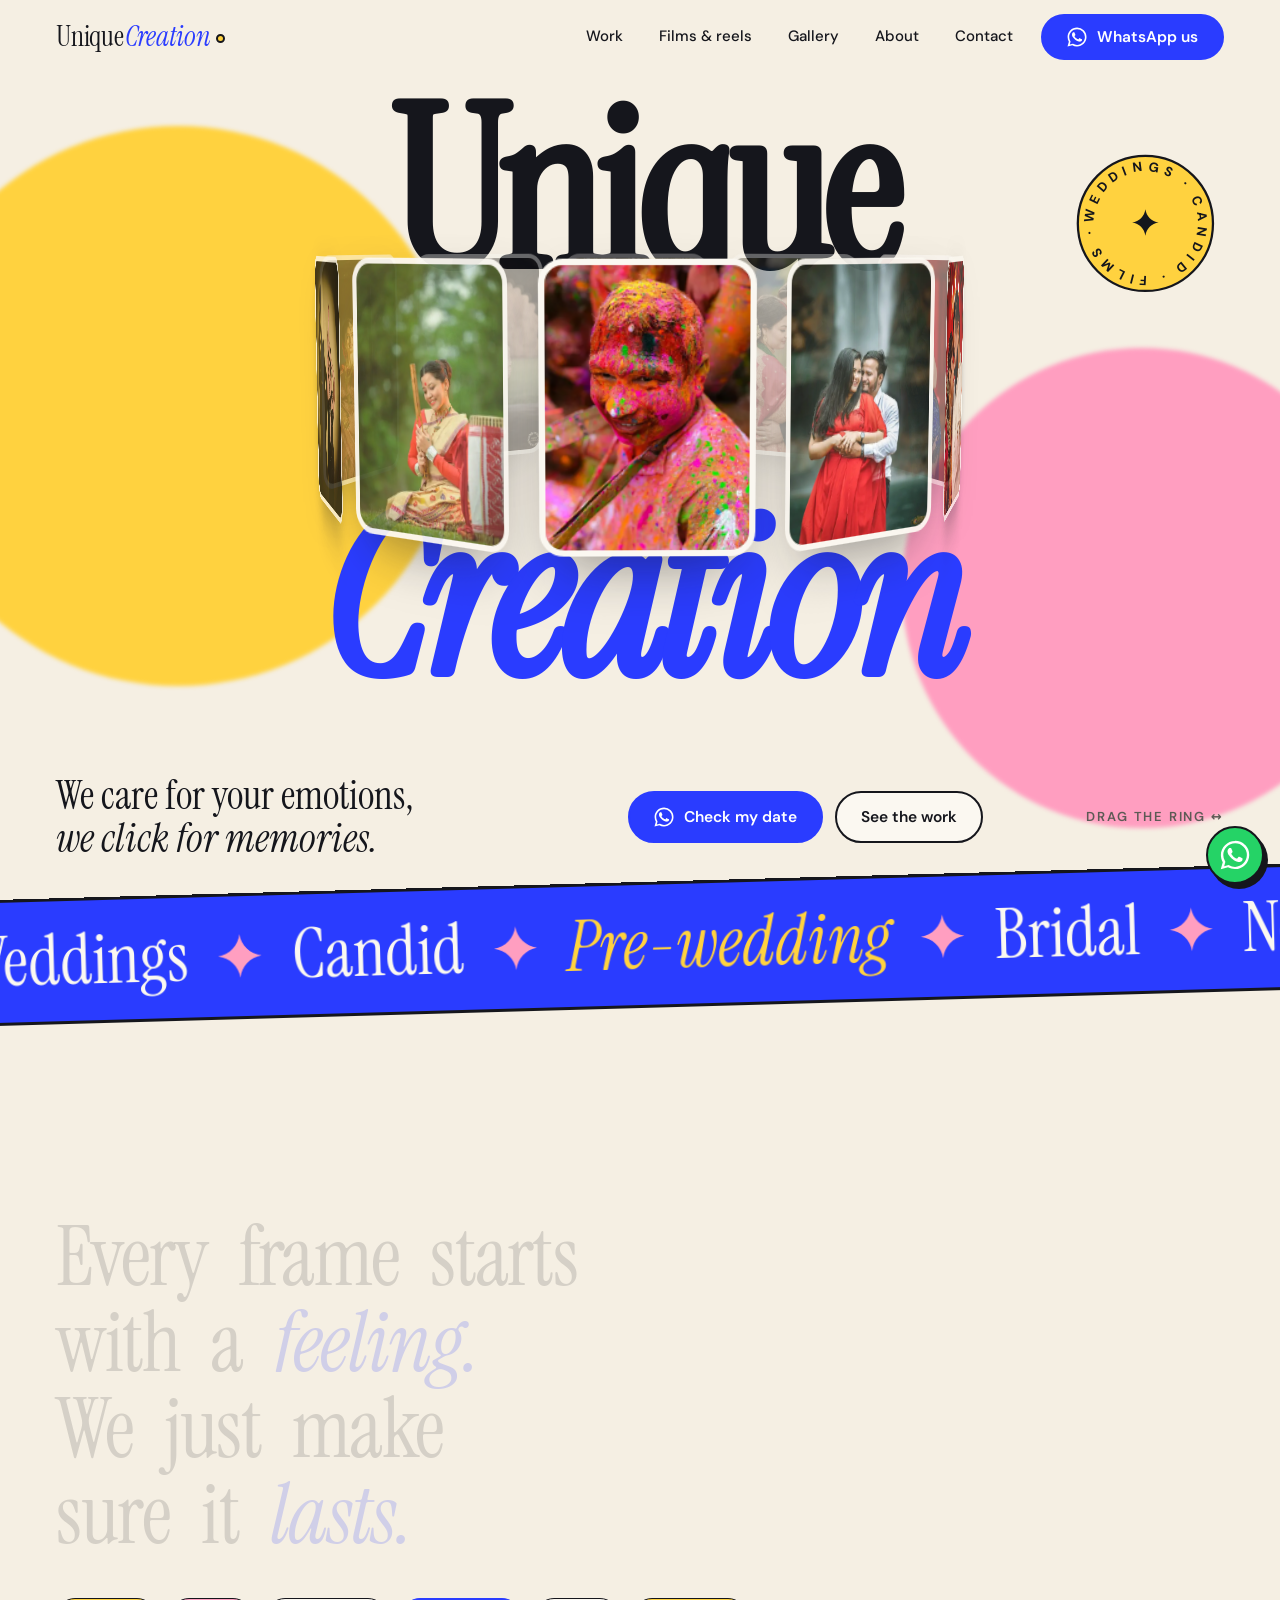
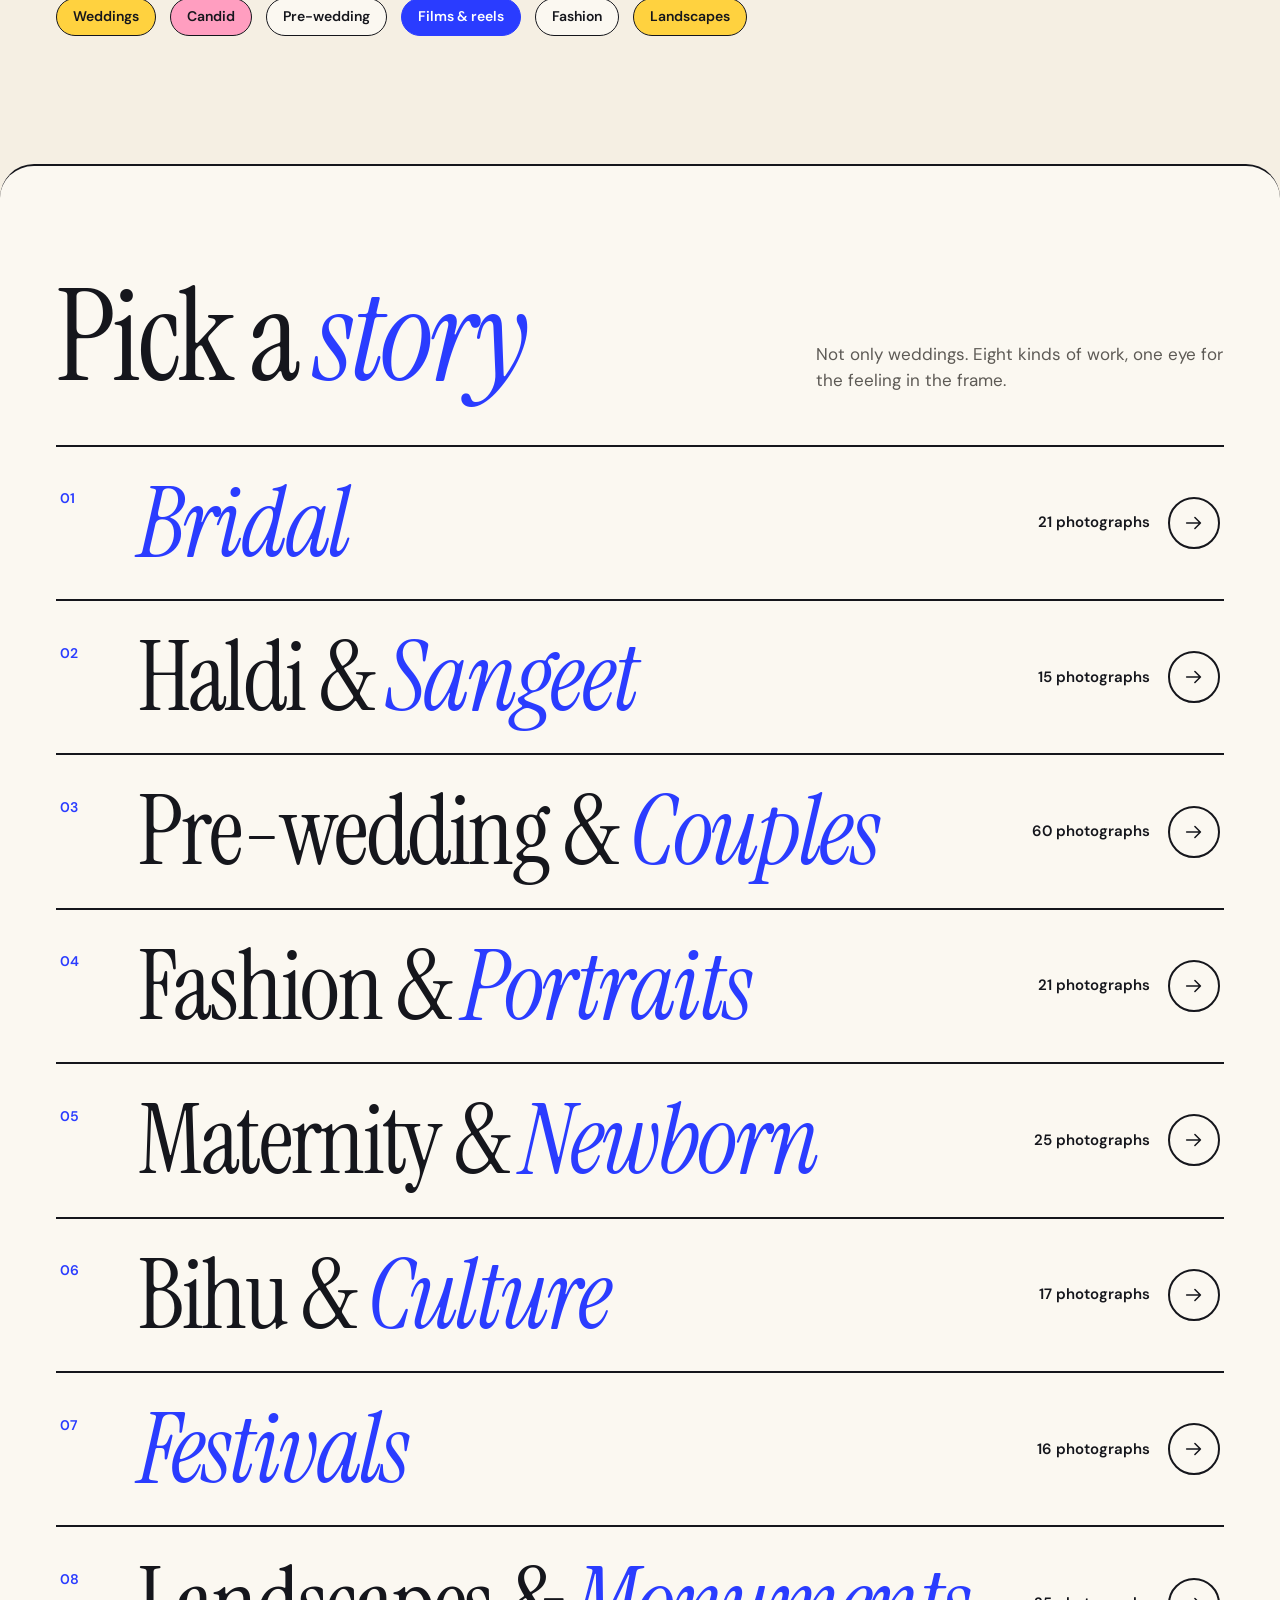
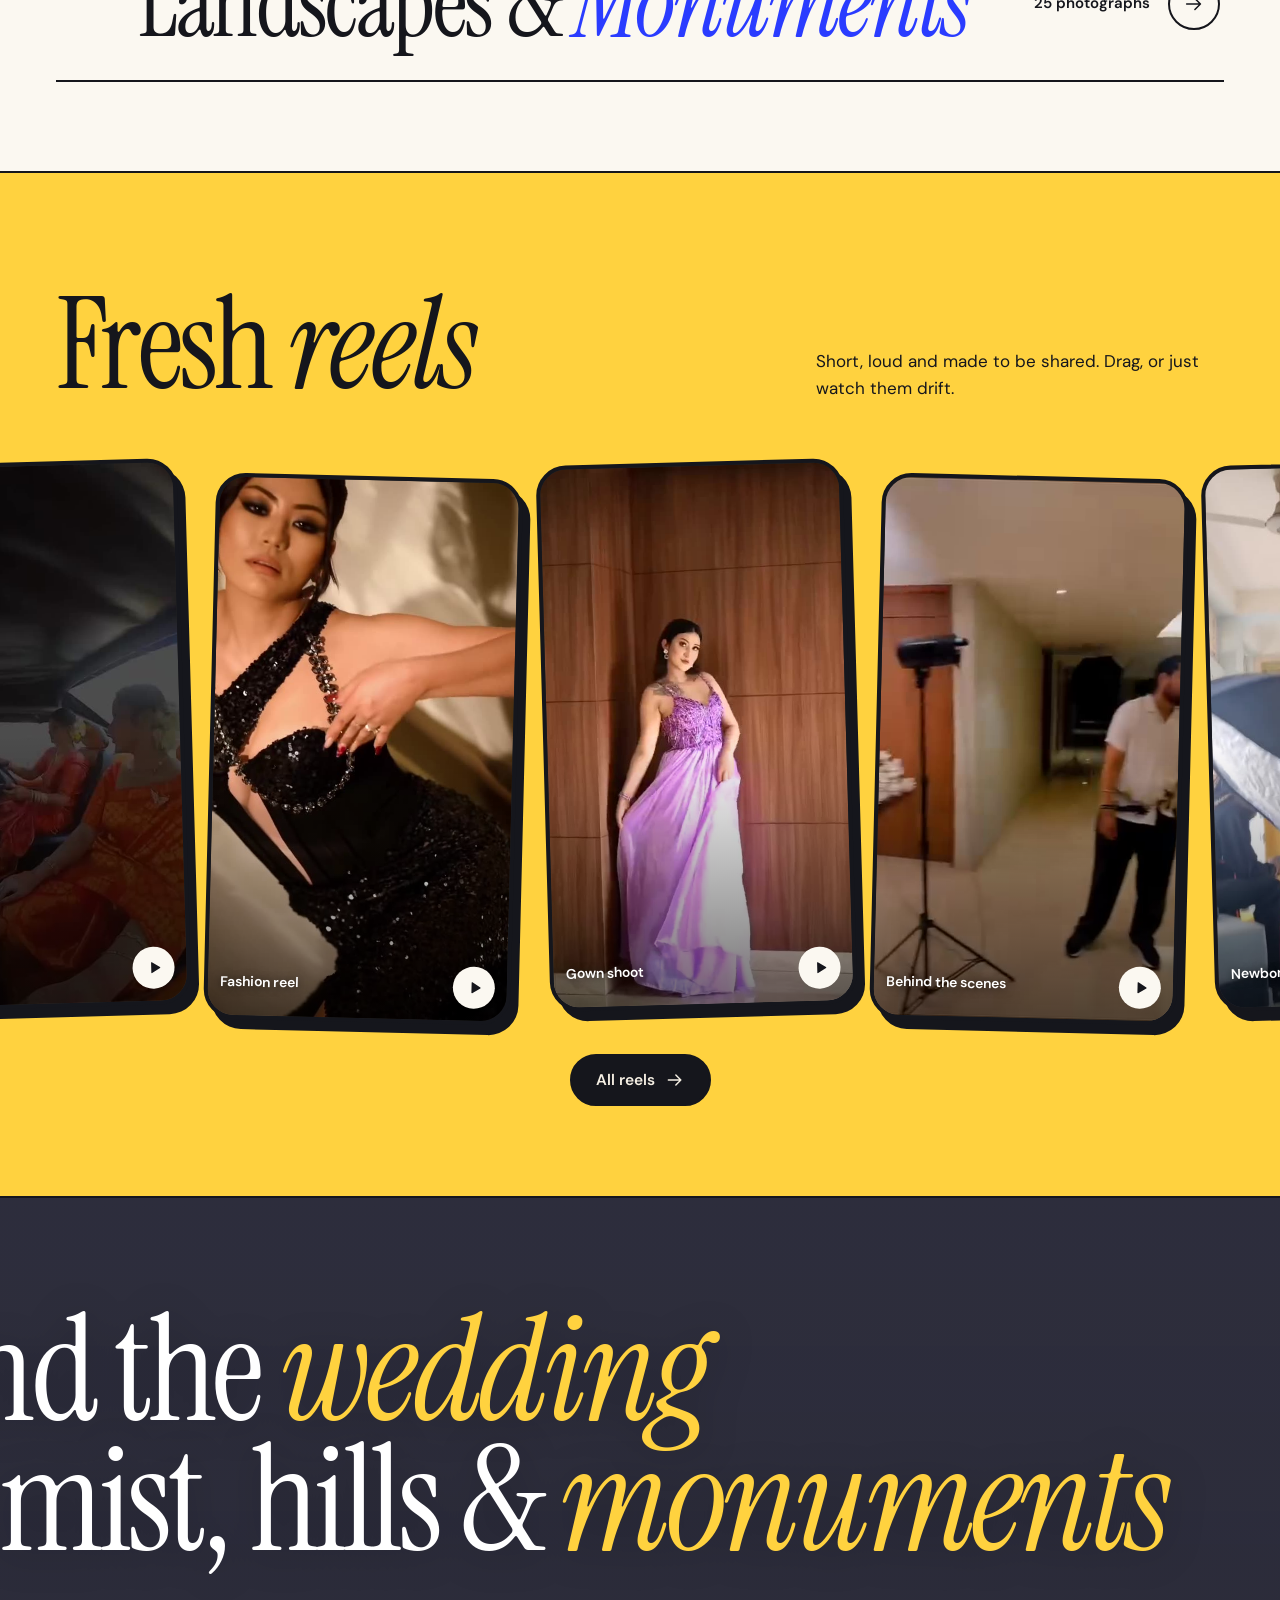
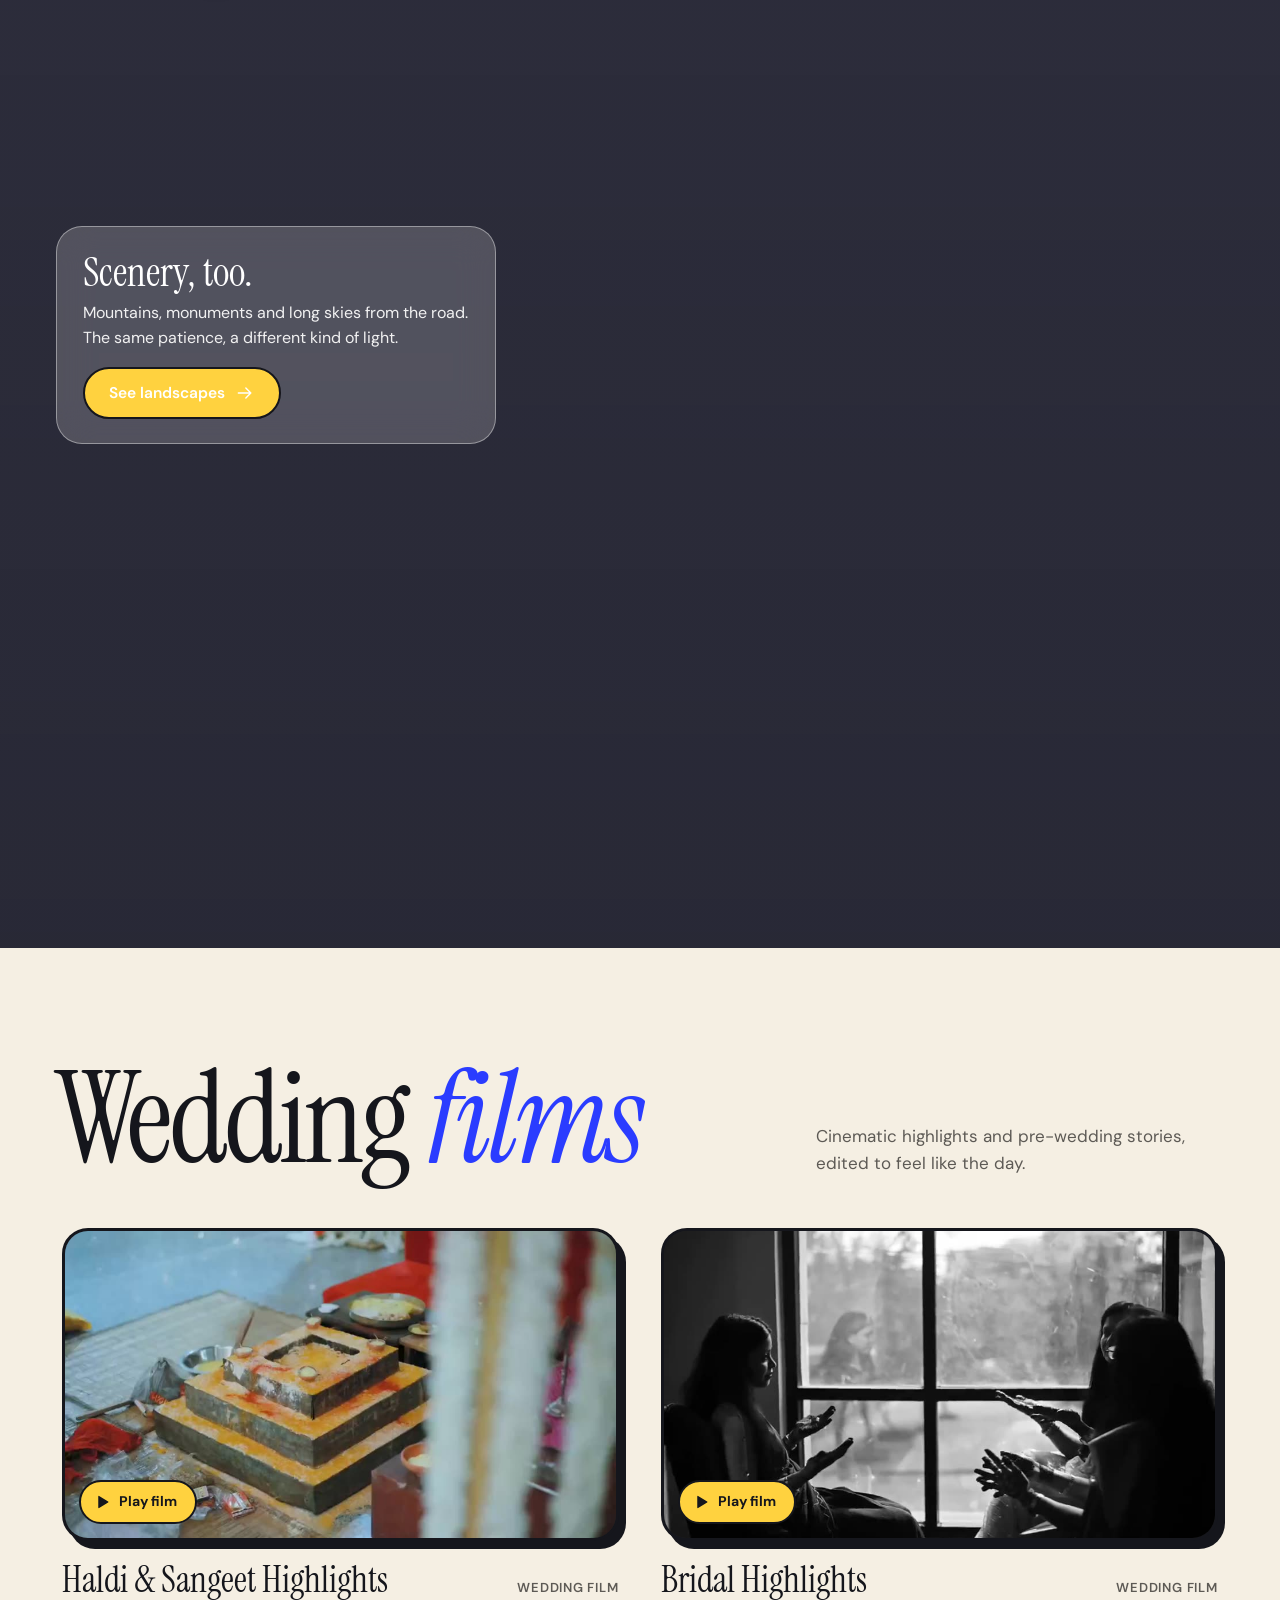
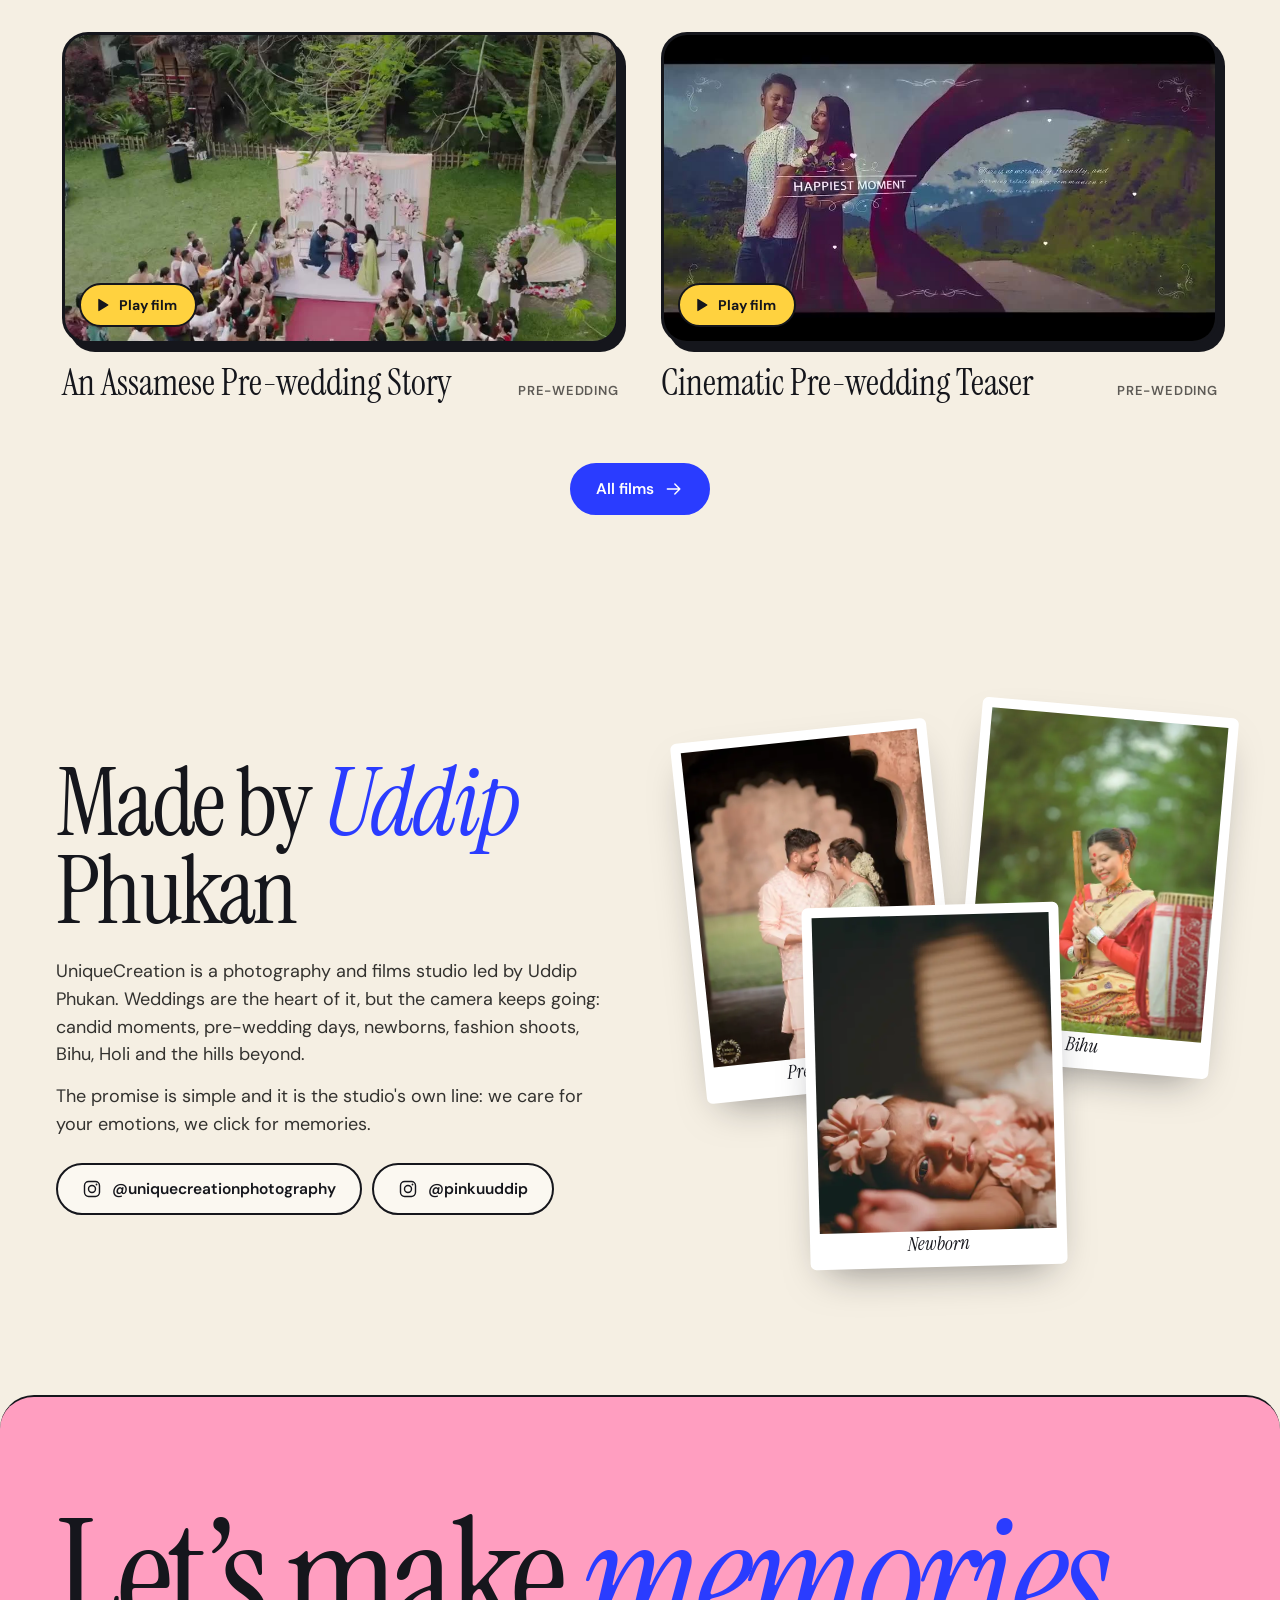
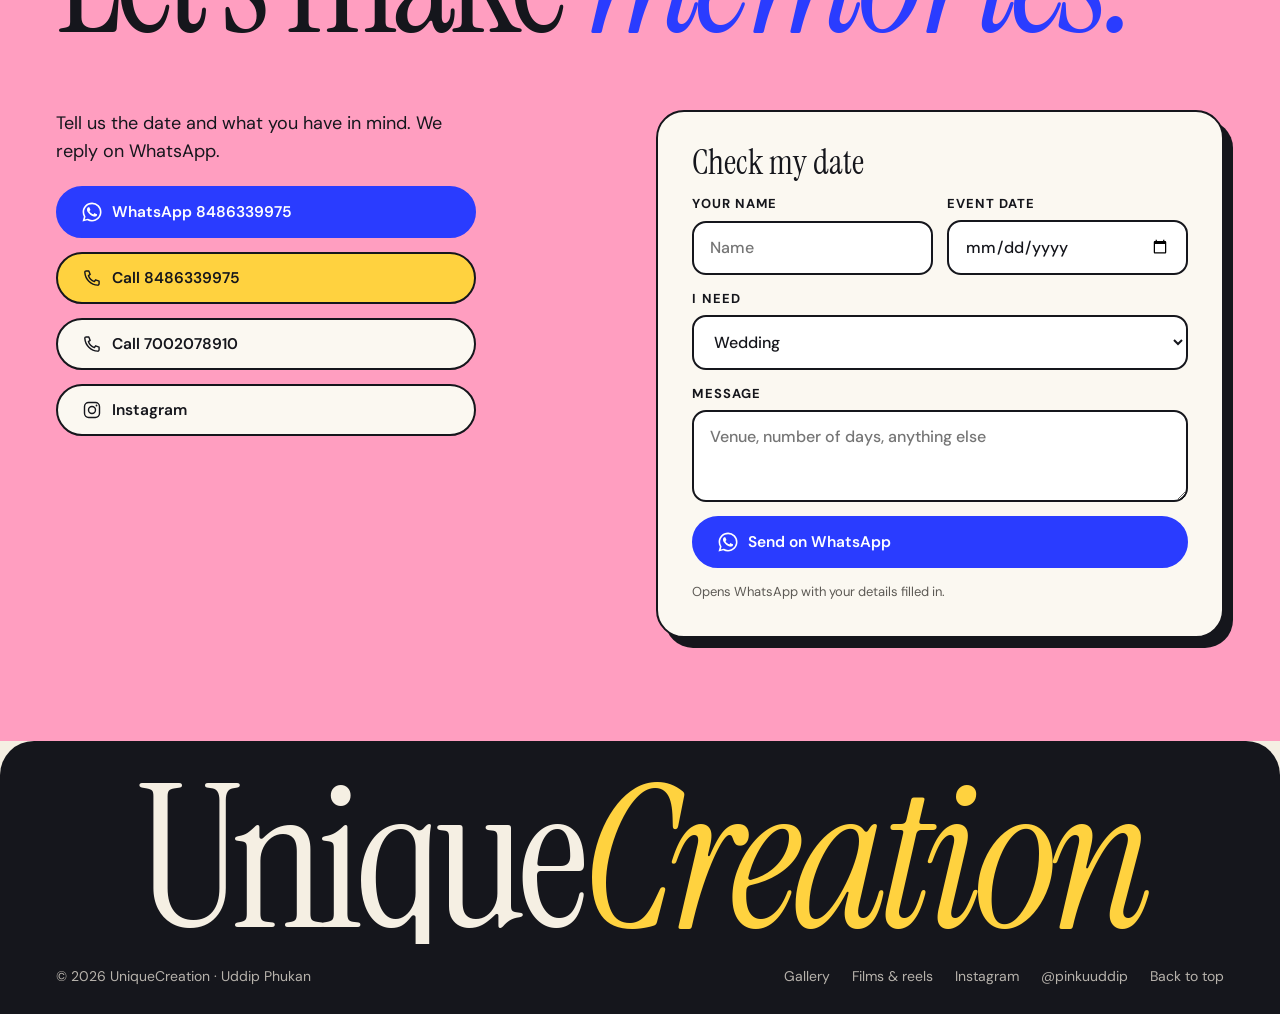
<file: A/index.html>
<!doctype html>
<html lang="en">
<head>
<meta charset="utf-8">
<meta name="viewport" content="width=device-width,initial-scale=1,viewport-fit=cover">
<title>UniqueCreation | Uddip Phukan, wedding, candid and landscape photography</title>
<meta name="description" content="UniqueCreation by Uddip Phukan: wedding, pre-wedding, candid, newborn, fashion and landscape photography and films. We care for your emotions, we click for memories.">
<meta name="theme-color" content="#f5efe3">
<meta property="og:title" content="UniqueCreation | Uddip Phukan, wedding, candid and landscape photography"><meta property="og:description" content="UniqueCreation by Uddip Phukan: wedding, pre-wedding, candid, newborn, fashion and landscape photography and films. We care for your emotions, we click for memories."><meta property="og:image" content="assets/brand/og-image.jpg"><meta property="og:type" content="website">
<link rel="icon" href="assets/brand/favicon.svg" type="image/svg+xml">
<link rel="apple-touch-icon" href="assets/brand/apple-touch-icon.png">
<link rel="preload" href="assets/fonts/is.woff" as="font" type="font/woff" crossorigin>
<link rel="stylesheet" href="css/style.css?v=1">
</head>
<body data-page="home" id="top">
<svg width="0" height="0" style="position:absolute" aria-hidden="true">
  <symbol id="i-wa" viewBox="0 0 24 24"><path fill="currentColor" d="M17.47 14.38c-.3-.15-1.76-.87-2.03-.97-.27-.1-.47-.15-.67.15-.2.3-.77.97-.94 1.17-.17.2-.35.22-.64.07-.3-.15-1.26-.46-2.4-1.48-.89-.79-1.49-1.77-1.66-2.07-.17-.3-.02-.46.13-.61.13-.13.3-.35.45-.52.15-.17.2-.3.3-.5.1-.2.05-.37-.03-.52-.07-.15-.67-1.62-.92-2.22-.24-.58-.49-.5-.67-.51h-.57c-.2 0-.52.07-.79.37-.27.3-1.04 1.02-1.04 2.48 0 1.46 1.07 2.88 1.21 3.07.15.2 2.1 3.2 5.08 4.49.71.31 1.26.49 1.69.63.71.23 1.36.2 1.87.12.57-.08 1.76-.72 2.01-1.41.25-.7.25-1.29.17-1.41-.07-.13-.27-.2-.57-.35zM12.05 21.5h-.01a9.4 9.4 0 0 1-4.8-1.32l-.34-.2-3.56.93.95-3.47-.22-.36a9.42 9.42 0 0 1-1.44-5.02c0-5.2 4.23-9.43 9.44-9.43a9.37 9.37 0 0 1 6.67 2.77 9.37 9.37 0 0 1 2.76 6.67c0 5.2-4.24 9.43-9.45 9.43zm8.03-17.47A11.28 11.28 0 0 0 12.05.7C5.8.7.7 5.79.7 12.05c0 2 .52 3.95 1.52 5.67L.6 23.3l5.72-1.5a11.33 11.33 0 0 0 5.72 1.46h.01c6.25 0 11.34-5.09 11.35-11.35 0-3.03-1.18-5.88-3.32-8.02z"/></symbol>
  <symbol id="i-ig" viewBox="0 0 24 24"><g fill="none" stroke="currentColor" stroke-width="1.7"><rect x="3" y="3" width="18" height="18" rx="5"/><circle cx="12" cy="12" r="4.2"/></g><circle cx="17.4" cy="6.6" r="1.1" fill="currentColor"/></symbol>
  <symbol id="i-fb" viewBox="0 0 24 24"><path fill="currentColor" d="M13.5 21.5v-8h2.7l.4-3.2h-3.1V8.3c0-.9.3-1.6 1.6-1.6h1.7V3.9c-.3 0-1.3-.1-2.5-.1-2.4 0-4.1 1.5-4.1 4.2v2.3H7.5v3.2h2.7v8h3.3z"/></symbol>
  <symbol id="i-phone" viewBox="0 0 24 24"><path fill="none" stroke="currentColor" stroke-width="1.7" stroke-linejoin="round" d="M5 3.5h3.2l1.6 4.2-2.1 1.4a11 11 0 0 0 7.2 7.2l1.4-2.1 4.2 1.6V19a1.6 1.6 0 0 1-1.7 1.6A16.6 16.6 0 0 1 3.4 5.2 1.6 1.6 0 0 1 5 3.5z"/></symbol>
  <symbol id="i-mail" viewBox="0 0 24 24"><g fill="none" stroke="currentColor" stroke-width="1.7"><rect x="3" y="5" width="18" height="14" rx="2.5"/><path d="m4 7 8 6 8-6"/></g></symbol>
  <symbol id="i-arrow" viewBox="0 0 24 24"><path fill="none" stroke="currentColor" stroke-width="1.7" stroke-linecap="round" stroke-linejoin="round" d="M4 12h15m-6-6 6 6-6 6"/></symbol>
  <symbol id="i-diag" viewBox="0 0 24 24"><path fill="none" stroke="currentColor" stroke-width="1.7" stroke-linecap="round" stroke-linejoin="round" d="M7 17 17 7M9 7h8v8"/></symbol>
  <symbol id="i-play" viewBox="0 0 24 24"><path fill="currentColor" d="M7 4.6v14.8a.8.8 0 0 0 1.2.7l12-7.4a.8.8 0 0 0 0-1.4l-12-7.4A.8.8 0 0 0 7 4.6z"/></symbol>
  <symbol id="i-close" viewBox="0 0 24 24"><path fill="none" stroke="currentColor" stroke-width="1.7" stroke-linecap="round" d="m5 5 14 14M19 5 5 19"/></symbol>
  <symbol id="i-left" viewBox="0 0 24 24"><path fill="none" stroke="currentColor" stroke-width="1.7" stroke-linecap="round" stroke-linejoin="round" d="M15 5 8 12l7 7"/></symbol>
  <symbol id="i-right" viewBox="0 0 24 24"><path fill="none" stroke="currentColor" stroke-width="1.7" stroke-linecap="round" stroke-linejoin="round" d="m9 5 7 7-7 7"/></symbol>
  <symbol id="i-pin" viewBox="0 0 24 24"><g fill="none" stroke="currentColor" stroke-width="1.7"><path d="M12 21s-7-6.2-7-11.5a7 7 0 0 1 14 0C19 14.8 12 21 12 21z"/><circle cx="12" cy="9.5" r="2.5"/></g></symbol>
  <symbol id="i-cam" viewBox="0 0 24 24"><g fill="none" stroke="currentColor" stroke-width="1.7" stroke-linejoin="round"><path d="M3 8.5A1.5 1.5 0 0 1 4.5 7h3l1.5-2.5h6L16.5 7h3A1.5 1.5 0 0 1 21 8.5v9a1.5 1.5 0 0 1-1.5 1.5h-15A1.5 1.5 0 0 1 3 17.5z"/><circle cx="12" cy="13" r="3.6"/></g></symbol>
  <symbol id="i-film" viewBox="0 0 24 24"><g fill="none" stroke="currentColor" stroke-width="1.7" stroke-linejoin="round"><rect x="3" y="6" width="13" height="12" rx="2"/><path d="m16 10.5 5-3v9l-5-3z"/></g></symbol>
  <symbol id="i-plane" viewBox="0 0 24 24"><path fill="none" stroke="currentColor" stroke-width="1.7" stroke-linejoin="round" d="m21 4-8.5 17-2.2-7.3L3 11.5z"/></symbol>
  <symbol id="i-star" viewBox="0 0 24 24"><path fill="currentColor" d="M12 0c.9 6.4 5.6 11.1 12 12-6.4.9-11.1 5.6-12 12-.9-6.4-5.6-11.1-12-12 6.4-.9 11.1-5.6 12-12z"/></symbol>
</svg>
<a class="sr-only" href="#main">Skip to content</a>
<div class="progress" aria-hidden="true"><i></i></div>
<header class="hdr">
  <a class="brand" href="index.html" aria-label="UniqueCreation, home">Unique<em>Creation</em><b></b></a>
  <nav class="hdr__nav" aria-label="Main"><a href="index.html#genres">Work</a><a href="films.html">Films &amp; reels</a><a href="gallery.html">Gallery</a><a href="index.html#about">About</a><a href="index.html#contact">Contact</a></nav>
  <a class="pill pill--cobalt hdr__cta" href="https://wa.me/918486339975?text=Hi%20UniqueCreation%2C%20I%27d%20like%20to%20enquire%20about%20photography." target="_blank" rel="noopener"><svg aria-hidden="true"><use href="#i-wa"/></svg><span>WhatsApp us</span></a>
  <button class="burger" type="button" aria-label="Open menu" aria-expanded="false" aria-controls="menu"><i></i><i></i></button>
</header>
<div class="menu" id="menu" aria-hidden="true">
  <nav aria-label="Mobile"><a href="index.html#genres"><small>01</small>Work</a><a href="films.html"><small>02</small>Films &amp; reels</a><a href="gallery.html"><small>03</small>Gallery</a><a href="index.html#about"><small>04</small>About</a><a href="index.html#contact"><small>05</small>Contact</a></nav>
  <div class="menu__foot">
    <a class="pill pill--ink" href="https://wa.me/918486339975?text=Hi%20UniqueCreation%2C%20I%27d%20like%20to%20enquire%20about%20photography." target="_blank" rel="noopener"><svg aria-hidden="true"><use href="#i-wa"/></svg><span>WhatsApp us</span></a>
    <div class="menu__soc">
      <a class="round" href="https://www.instagram.com/uniquecreationphotography/" target="_blank" rel="noopener" aria-label="Instagram"><svg aria-hidden="true"><use href="#i-ig"/></svg></a>
      <a class="round" href="tel:+918486339975" aria-label="Call 8486339975"><svg aria-hidden="true"><use href="#i-phone"/></svg></a>
    </div>
    <p>8486339975 &middot; 7002078910</p>
  </div>
</div>
<main id="main">

<section class="hero" id="hero">
  <span class="hero__blob hero__blob--1" aria-hidden="true"></span><span class="hero__blob hero__blob--2" aria-hidden="true"></span>
  <h1 class="hero__type" aria-label="UniqueCreation"><span><i>Unique</i></span><span><i>Creation</i></span></h1>
  <div class="sticker" aria-hidden="true"><svg viewBox="0 0 100 100"><defs><path id="cp" d="M50 50m-37 0a37 37 0 1 1 74 0a37 37 0 1 1-74 0"/></defs><circle class="disc" cx="50" cy="50" r="48"/><text><textPath href="#cp" textLength="228" lengthAdjust="spacing">weddings &#183; candid &#183; films &#183; </textPath></text><path d="M50 36c.7 5 4.4 8.7 9.4 9.4-5 .7-8.7 4.4-9.4 9.4-.7-5-4.4-8.7-9.4-9.4 5-.7 8.7-4.4 9.4-9.4z" fill="#15161c" transform="translate(0 4)"/></svg></div>
  <div class="ring-wrap" aria-hidden="true"><div class="ring"><div class="rc"><img src="assets/img/couples-18-t.webp" alt="" width="640" height="853" loading=eager fetchpriority=high></div><div class="rc"><img src="assets/img/bridal-02-t.webp" alt="" width="640" height="853" loading=eager fetchpriority=high></div><div class="rc"><img src="assets/img/fashion-07-t.webp" alt="" width="640" height="853" loading=eager fetchpriority=high></div><div class="rc"><img src="assets/img/bihu-08-t.webp" alt="" width="640" height="853" loading=eager fetchpriority=high></div><div class="rc"><img src="assets/img/festival-02-t.webp" alt="" width="640" height="853" ></div><div class="rc"><img src="assets/img/couples-39-t.webp" alt="" width="640" height="853" ></div><div class="rc"><img src="assets/img/bridal-12-t.webp" alt="" width="640" height="853" ></div><div class="rc"><img src="assets/img/fashion-03-t.webp" alt="" width="640" height="853" ></div><div class="rc"><img src="assets/img/couples-37-t.webp" alt="" width="640" height="853" ></div><div class="rc"><img src="assets/img/celebration-08-t.webp" alt="" width="640" height="853" ></div></div></div>
  <div class="hero__bar">
    <p class="hero__tag">We care for your emotions, <em>we click for memories.</em></p>
    <div class="hero__cta"><a class="pill pill--cobalt" href="https://wa.me/918486339975?text=Hi%20UniqueCreation%2C%20I%27d%20like%20to%20enquire%20about%20photography." target="_blank" rel="noopener"><svg aria-hidden="true"><use href="#i-wa"/></svg><span>Check my date</span></a><a class="pill" href="gallery.html">See the work</a></div>
    <span class="hero__hint">Drag the ring &#8596;</span>
  </div>
</section>
<div class="band" aria-hidden="true"><div class="band__track"><div class="band__row"><span>Weddings</span><svg class="st" aria-hidden="true"><use href="#i-star"/></svg><span>Candid</span><svg class="st" aria-hidden="true"><use href="#i-star"/></svg><span>Pre-wedding</span><svg class="st" aria-hidden="true"><use href="#i-star"/></svg><span>Bridal</span><svg class="st" aria-hidden="true"><use href="#i-star"/></svg><span>Newborn</span><svg class="st" aria-hidden="true"><use href="#i-star"/></svg><span>Fashion</span><svg class="st" aria-hidden="true"><use href="#i-star"/></svg><span>Bihu</span><svg class="st" aria-hidden="true"><use href="#i-star"/></svg><span>Holi</span><svg class="st" aria-hidden="true"><use href="#i-star"/></svg><span>Landscapes</span><svg class="st" aria-hidden="true"><use href="#i-star"/></svg><span>Films</span><svg class="st" aria-hidden="true"><use href="#i-star"/></svg></div><div class="band__row"><span>Weddings</span><svg class="st" aria-hidden="true"><use href="#i-star"/></svg><span>Candid</span><svg class="st" aria-hidden="true"><use href="#i-star"/></svg><span>Pre-wedding</span><svg class="st" aria-hidden="true"><use href="#i-star"/></svg><span>Bridal</span><svg class="st" aria-hidden="true"><use href="#i-star"/></svg><span>Newborn</span><svg class="st" aria-hidden="true"><use href="#i-star"/></svg><span>Fashion</span><svg class="st" aria-hidden="true"><use href="#i-star"/></svg><span>Bihu</span><svg class="st" aria-hidden="true"><use href="#i-star"/></svg><span>Holi</span><svg class="st" aria-hidden="true"><use href="#i-star"/></svg><span>Landscapes</span><svg class="st" aria-hidden="true"><use href="#i-star"/></svg><span>Films</span><svg class="st" aria-hidden="true"><use href="#i-star"/></svg></div></div></div>

<section class="say"><div class="wrap">
  <p class="rv">Every frame starts with a *feeling.* We just make sure it *lasts.*</p>
  <div class="say__meta rv"><span class="chip chip--b">Weddings</span><span class="chip chip--p">Candid</span><span class="chip">Pre-wedding</span><span class="chip chip--c">Films &amp; reels</span><span class="chip">Fashion</span><span class="chip chip--b">Landscapes</span></div>
</div></section>

<section class="genres" id="genres"><div class="wrap">
  <div class="sec-h"><h2 data-words>Pick a <em>story</em></h2><p class="rv">Not only weddings. Eight kinds of work, one eye for the feeling in the frame.</p></div>
  <div class="glist">
      <a class="g rv" href="gallery.html?a=bridal" data-i="0"><span class="g__n">01</span><span class="g__t"><em>Bridal</em></span><span class="g__c">21 photographs</span><span class="g__a"><svg aria-hidden="true"><use href="#i-arrow"/></svg></span><span class="g__th"><img src="assets/img/bridal-01-t.webp" alt="" loading="lazy"><img src="assets/img/bridal-02-t.webp" alt="" loading="lazy"><img src="assets/img/bridal-03-t.webp" alt="" loading="lazy"></span></a>
      <a class="g rv" href="gallery.html?a=celebration" data-i="1"><span class="g__n">02</span><span class="g__t">Haldi & <em>Sangeet</em></span><span class="g__c">15 photographs</span><span class="g__a"><svg aria-hidden="true"><use href="#i-arrow"/></svg></span><span class="g__th"><img src="assets/img/celebration-01-t.webp" alt="" loading="lazy"><img src="assets/img/celebration-02-t.webp" alt="" loading="lazy"><img src="assets/img/celebration-03-t.webp" alt="" loading="lazy"></span></a>
      <a class="g rv" href="gallery.html?a=couples" data-i="2"><span class="g__n">03</span><span class="g__t">Pre-wedding & <em>Couples</em></span><span class="g__c">60 photographs</span><span class="g__a"><svg aria-hidden="true"><use href="#i-arrow"/></svg></span><span class="g__th"><img src="assets/img/couples-01-t.webp" alt="" loading="lazy"><img src="assets/img/couples-02-t.webp" alt="" loading="lazy"><img src="assets/img/couples-03-t.webp" alt="" loading="lazy"></span></a>
      <a class="g rv" href="gallery.html?a=fashion" data-i="3"><span class="g__n">04</span><span class="g__t">Fashion & <em>Portraits</em></span><span class="g__c">21 photographs</span><span class="g__a"><svg aria-hidden="true"><use href="#i-arrow"/></svg></span><span class="g__th"><img src="assets/img/fashion-01-t.webp" alt="" loading="lazy"><img src="assets/img/fashion-02-t.webp" alt="" loading="lazy"><img src="assets/img/fashion-03-t.webp" alt="" loading="lazy"></span></a>
      <a class="g rv" href="gallery.html?a=family" data-i="4"><span class="g__n">05</span><span class="g__t">Maternity & <em>Newborn</em></span><span class="g__c">25 photographs</span><span class="g__a"><svg aria-hidden="true"><use href="#i-arrow"/></svg></span><span class="g__th"><img src="assets/img/family-01-t.webp" alt="" loading="lazy"><img src="assets/img/family-02-t.webp" alt="" loading="lazy"><img src="assets/img/family-03-t.webp" alt="" loading="lazy"></span></a>
      <a class="g rv" href="gallery.html?a=bihu" data-i="5"><span class="g__n">06</span><span class="g__t">Bihu & <em>Culture</em></span><span class="g__c">17 photographs</span><span class="g__a"><svg aria-hidden="true"><use href="#i-arrow"/></svg></span><span class="g__th"><img src="assets/img/bihu-01-t.webp" alt="" loading="lazy"><img src="assets/img/bihu-02-t.webp" alt="" loading="lazy"><img src="assets/img/bihu-03-t.webp" alt="" loading="lazy"></span></a>
      <a class="g rv" href="gallery.html?a=festival" data-i="6"><span class="g__n">07</span><span class="g__t"><em>Festivals</em></span><span class="g__c">16 photographs</span><span class="g__a"><svg aria-hidden="true"><use href="#i-arrow"/></svg></span><span class="g__th"><img src="assets/img/festival-01-t.webp" alt="" loading="lazy"><img src="assets/img/festival-02-t.webp" alt="" loading="lazy"><img src="assets/img/festival-03-t.webp" alt="" loading="lazy"></span></a>
      <a class="g rv" href="gallery.html?a=scenery" data-i="7"><span class="g__n">08</span><span class="g__t">Landscapes & <em>Monuments</em></span><span class="g__c">25 photographs</span><span class="g__a"><svg aria-hidden="true"><use href="#i-arrow"/></svg></span><span class="g__th"><img src="assets/img/scenery-01-t.webp" alt="" loading="lazy"><img src="assets/img/scenery-02-t.webp" alt="" loading="lazy"><img src="assets/img/scenery-03-t.webp" alt="" loading="lazy"></span></a>
      </div>
</div></section>
<div class="gpv" aria-hidden="true"><img src="assets/img/bridal-02-t.webp" alt=""><img src="assets/img/celebration-03-t.webp" alt=""><img src="assets/img/couples-04-t.webp" alt=""><img src="assets/img/fashion-03-t.webp" alt=""><img src="assets/img/family-18-t.webp" alt=""><img src="assets/img/bihu-08-t.webp" alt=""><img src="assets/img/festival-02-t.webp" alt=""><img src="assets/img/scenery-11-t.webp" alt=""></div>

<section class="reels" id="reels">
  <div class="wrap"><div class="sec-h"><h2 data-words>Fresh <em>reels</em></h2><p class="rv">Short, loud and made to be shared. Drag, or just watch them drift.</p></div></div>
  <div class="rstrip" aria-label="Reels">
      <button class="rl" type="button" data-play="assets/video/reel3.mp4" data-title="Bridal reel" data-poster="assets/video/reel3.jpg" aria-label="Play Bridal reel">
        <img src="assets/video/reel3.jpg" alt="" loading="lazy"><video data-pv src="assets/video/reel3-pv.mp4" muted loop playsinline preload="none"></video>
        <span class="rl__b"><span>Bridal reel</span><span class="rl__p"><svg aria-hidden="true"><use href="#i-play"/></svg></span></span>
      </button>
      <button class="rl" type="button" data-play="assets/video/reel1.mp4" data-title="Fashion reel" data-poster="assets/video/reel1.jpg" aria-label="Play Fashion reel">
        <img src="assets/video/reel1.jpg" alt="" loading="lazy"><video data-pv src="assets/video/reel1-pv.mp4" muted loop playsinline preload="none"></video>
        <span class="rl__b"><span>Fashion reel</span><span class="rl__p"><svg aria-hidden="true"><use href="#i-play"/></svg></span></span>
      </button>
      <button class="rl" type="button" data-play="assets/video/reel2.mp4" data-title="Gown shoot" data-poster="assets/video/reel2.jpg" aria-label="Play Gown shoot">
        <img src="assets/video/reel2.jpg" alt="" loading="lazy"><video data-pv src="assets/video/reel2-pv.mp4" muted loop playsinline preload="none"></video>
        <span class="rl__b"><span>Gown shoot</span><span class="rl__p"><svg aria-hidden="true"><use href="#i-play"/></svg></span></span>
      </button>
      <button class="rl" type="button" data-play="assets/video/reel4.mp4" data-title="Behind the scenes" data-poster="assets/video/reel4.jpg" aria-label="Play Behind the scenes">
        <img src="assets/video/reel4.jpg" alt="" loading="lazy"><video data-pv src="assets/video/reel4-pv.mp4" muted loop playsinline preload="none"></video>
        <span class="rl__b"><span>Behind the scenes</span><span class="rl__p"><svg aria-hidden="true"><use href="#i-play"/></svg></span></span>
      </button>
      <button class="rl" type="button" data-play="assets/video/reel5.mp4" data-title="Newborn shoot BTS" data-poster="assets/video/reel5.jpg" aria-label="Play Newborn shoot BTS">
        <img src="assets/video/reel5.jpg" alt="" loading="lazy"><video data-pv src="assets/video/reel5-pv.mp4" muted loop playsinline preload="none"></video>
        <span class="rl__b"><span>Newborn shoot BTS</span><span class="rl__p"><svg aria-hidden="true"><use href="#i-play"/></svg></span></span>
      </button>
  </div>
  <div class="reels__cta"><a class="pill pill--ink" href="films.html#reels">All reels<svg aria-hidden="true"><use href="#i-arrow"/></svg></a></div>
</section>

<section class="still" aria-label="Landscape photography">
  <img src="assets/img/scenery-11.webp" alt="Misty green hills photographed by UniqueCreation" decoding="async">
  <div class="still__in">
    <div><div class="still__t">Beyond the <em>wedding</em></div><div class="still__t">mist, hills &amp; <em>monuments</em></div></div>
    <div class="glass"><h3>Scenery, too.</h3><p>Mountains, monuments and long skies from the road. The same patience, a different kind of light.</p><a class="pill pill--butter" href="gallery.html?a=scenery">See landscapes<svg aria-hidden="true"><use href="#i-arrow"/></svg></a></div>
  </div>
</section>

<section class="films" id="films"><div class="wrap">
  <div class="sec-h"><h2 data-words>Wedding <em>films</em></h2><p class="rv">Cinematic highlights and pre-wedding stories, edited to feel like the day.</p></div>
  <div class="fgrid">
      <button class="fc rv" type="button" data-play="assets/video/film1.mp4" data-title="Haldi & Sangeet Highlights" data-poster="assets/video/film1.jpg">
        <span class="fc__m"><img src="assets/video/film1.jpg" alt="" loading="lazy" width="960" height="540"><video data-none src="assets/video/film1-pv.mp4" muted loop playsinline preload="none"></video><span class="fc__pl"><svg aria-hidden="true"><use href="#i-play"/></svg>Play film</span></span>
        <span class="fc__t"><h3>Haldi & Sangeet Highlights</h3><span>Wedding film</span></span>
      </button>
      <button class="fc rv" type="button" data-play="assets/video/film8.mp4" data-title="Bridal Highlights" data-poster="assets/video/film8.jpg">
        <span class="fc__m"><img src="assets/video/film8.jpg" alt="" loading="lazy" width="960" height="540"><video data-none src="assets/video/film8-pv.mp4" muted loop playsinline preload="none"></video><span class="fc__pl"><svg aria-hidden="true"><use href="#i-play"/></svg>Play film</span></span>
        <span class="fc__t"><h3>Bridal Highlights</h3><span>Wedding film</span></span>
      </button>
      <button class="fc rv" type="button" data-play="assets/video/film2.mp4" data-title="An Assamese Pre-wedding Story" data-poster="assets/video/film2.jpg">
        <span class="fc__m"><img src="assets/video/film2.jpg" alt="" loading="lazy" width="960" height="540"><video data-none src="assets/video/film2-pv.mp4" muted loop playsinline preload="none"></video><span class="fc__pl"><svg aria-hidden="true"><use href="#i-play"/></svg>Play film</span></span>
        <span class="fc__t"><h3>An Assamese Pre-wedding Story</h3><span>Pre-wedding</span></span>
      </button>
      <button class="fc rv" type="button" data-play="assets/video/film3.mp4" data-title="Cinematic Pre-wedding Teaser" data-poster="assets/video/film3.jpg">
        <span class="fc__m"><img src="assets/video/film3.jpg" alt="" loading="lazy" width="960" height="540"><video data-none src="assets/video/film3-pv.mp4" muted loop playsinline preload="none"></video><span class="fc__pl"><svg aria-hidden="true"><use href="#i-play"/></svg>Play film</span></span>
        <span class="fc__t"><h3>Cinematic Pre-wedding Teaser</h3><span>Pre-wedding</span></span>
      </button>
  </div>
  <div class="films__cta"><a class="pill pill--cobalt" href="films.html">All films<svg aria-hidden="true"><use href="#i-arrow"/></svg></a></div>
</div></section>

<section class="about" id="about"><div class="wrap about__g">
  <div>
    <h2 data-words>Made by <em>Uddip</em> Phukan</h2>
    <p class="rv">UniqueCreation is a photography and films studio led by Uddip Phukan. Weddings are the heart of it, but the camera keeps going: candid moments, pre-wedding days, newborns, fashion shoots, Bihu, Holi and the hills beyond.</p>
    <p class="rv">The promise is simple and it is the studio's own line: we care for your emotions, we click for memories.</p>
    <div class="about__ig rv"><a class="pill" href="https://www.instagram.com/uniquecreationphotography/" target="_blank" rel="noopener"><svg aria-hidden="true"><use href="#i-ig"/></svg>@uniquecreationphotography</a><a class="pill" href="https://www.instagram.com/pinkuuddip/" target="_blank" rel="noopener"><svg aria-hidden="true"><use href="#i-ig"/></svg>@pinkuuddip</a></div>
  </div>
  <div class="pol rv" aria-hidden="true"><figure><img src="assets/img/couples-18-t.webp" alt="" loading="lazy"><figcaption>Pre-wedding</figcaption></figure><figure><img src="assets/img/bihu-08-t.webp" alt="" loading="lazy"><figcaption>Bihu</figcaption></figure><figure><img src="assets/img/family-18-t.webp" alt="" loading="lazy"><figcaption>Newborn</figcaption></figure></div>
</div></section>

<section class="contact" id="contact"><div class="wrap">
  <h2 data-words>Let&#8217;s make <em>memories.</em></h2>
  <div class="contact__g">
    <div class="contact__l">
      <p class="rv">Tell us the date and what you have in mind. We reply on WhatsApp.</p>
      <a class="pill pill--cobalt" href="https://wa.me/918486339975?text=Hi%20UniqueCreation%2C%20I%27d%20like%20to%20enquire%20about%20photography." target="_blank" rel="noopener"><svg aria-hidden="true"><use href="#i-wa"/></svg><span>WhatsApp 8486339975</span></a>
      <a class="pill pill--butter" href="tel:+918486339975"><svg aria-hidden="true"><use href="#i-phone"/></svg>Call 8486339975</a>
      <a class="pill" href="tel:+917002078910"><svg aria-hidden="true"><use href="#i-phone"/></svg>Call 7002078910</a>
      <a class="pill" href="https://www.instagram.com/uniquecreationphotography/" target="_blank" rel="noopener"><svg aria-hidden="true"><use href="#i-ig"/></svg>Instagram</a>
    </div>
    <form class="enq rv" action="#" novalidate>
      <h3>Check my date</h3>
      <div class="enq__2"><label>Your name<input name="name" autocomplete="name" placeholder="Name"></label>
      <label>Event date<input name="date" type="date"></label></div>
      <label>I need<select name="type"><option>Wedding</option><option>Pre-wedding</option><option>Engagement</option><option>Candid / portrait</option><option>Maternity or newborn</option><option>Fashion shoot</option><option>Film / reel</option><option>Something else</option></select></label>
      <label>Message<textarea name="msg" placeholder="Venue, number of days, anything else"></textarea></label>
      <button class="pill pill--cobalt" type="submit"><svg aria-hidden="true"><use href="#i-wa"/></svg>Send on WhatsApp</button>
      <small>Opens WhatsApp with your details filled in.</small>
    </form>
  </div>
</div></section>
</main>
<footer class="foot">
  <div class="wrap">
    <p class="foot__big" aria-hidden="true">Unique<em>Creation</em></p>
    <div class="foot__row">
      <span>&copy; <span data-year>2026</span> UniqueCreation &middot; Uddip Phukan</span>
      <nav aria-label="Footer">
        <a href="gallery.html">Gallery</a><a href="films.html">Films &amp; reels</a>
        <a href="https://www.instagram.com/uniquecreationphotography/" target="_blank" rel="noopener">Instagram</a>
        <a href="https://www.instagram.com/pinkuuddip/" target="_blank" rel="noopener">@pinkuuddip</a>
        <a href="#top" data-top>Back to top</a>
      </nav>
    </div>
  </div>
</footer>
<a class="fab" href="https://wa.me/918486339975?text=Hi%20UniqueCreation%2C%20I%27d%20like%20to%20enquire%20about%20photography." target="_blank" rel="noopener" aria-label="Chat on WhatsApp"><svg aria-hidden="true"><use href="#i-wa"/></svg></a>
<div class="fm" role="dialog" aria-modal="true" aria-label="Video player" aria-hidden="true">
  <div class="fm__top"><h3></h3><button class="round fm__x" type="button" aria-label="Close video"><svg aria-hidden="true"><use href="#i-close"/></svg></button></div>
  <div class="fm__stage"></div>
</div>
<script src="js/data.js?v=1"></script>
<script src="js/main.js?v=1"></script>
</body>
</html>
</file>
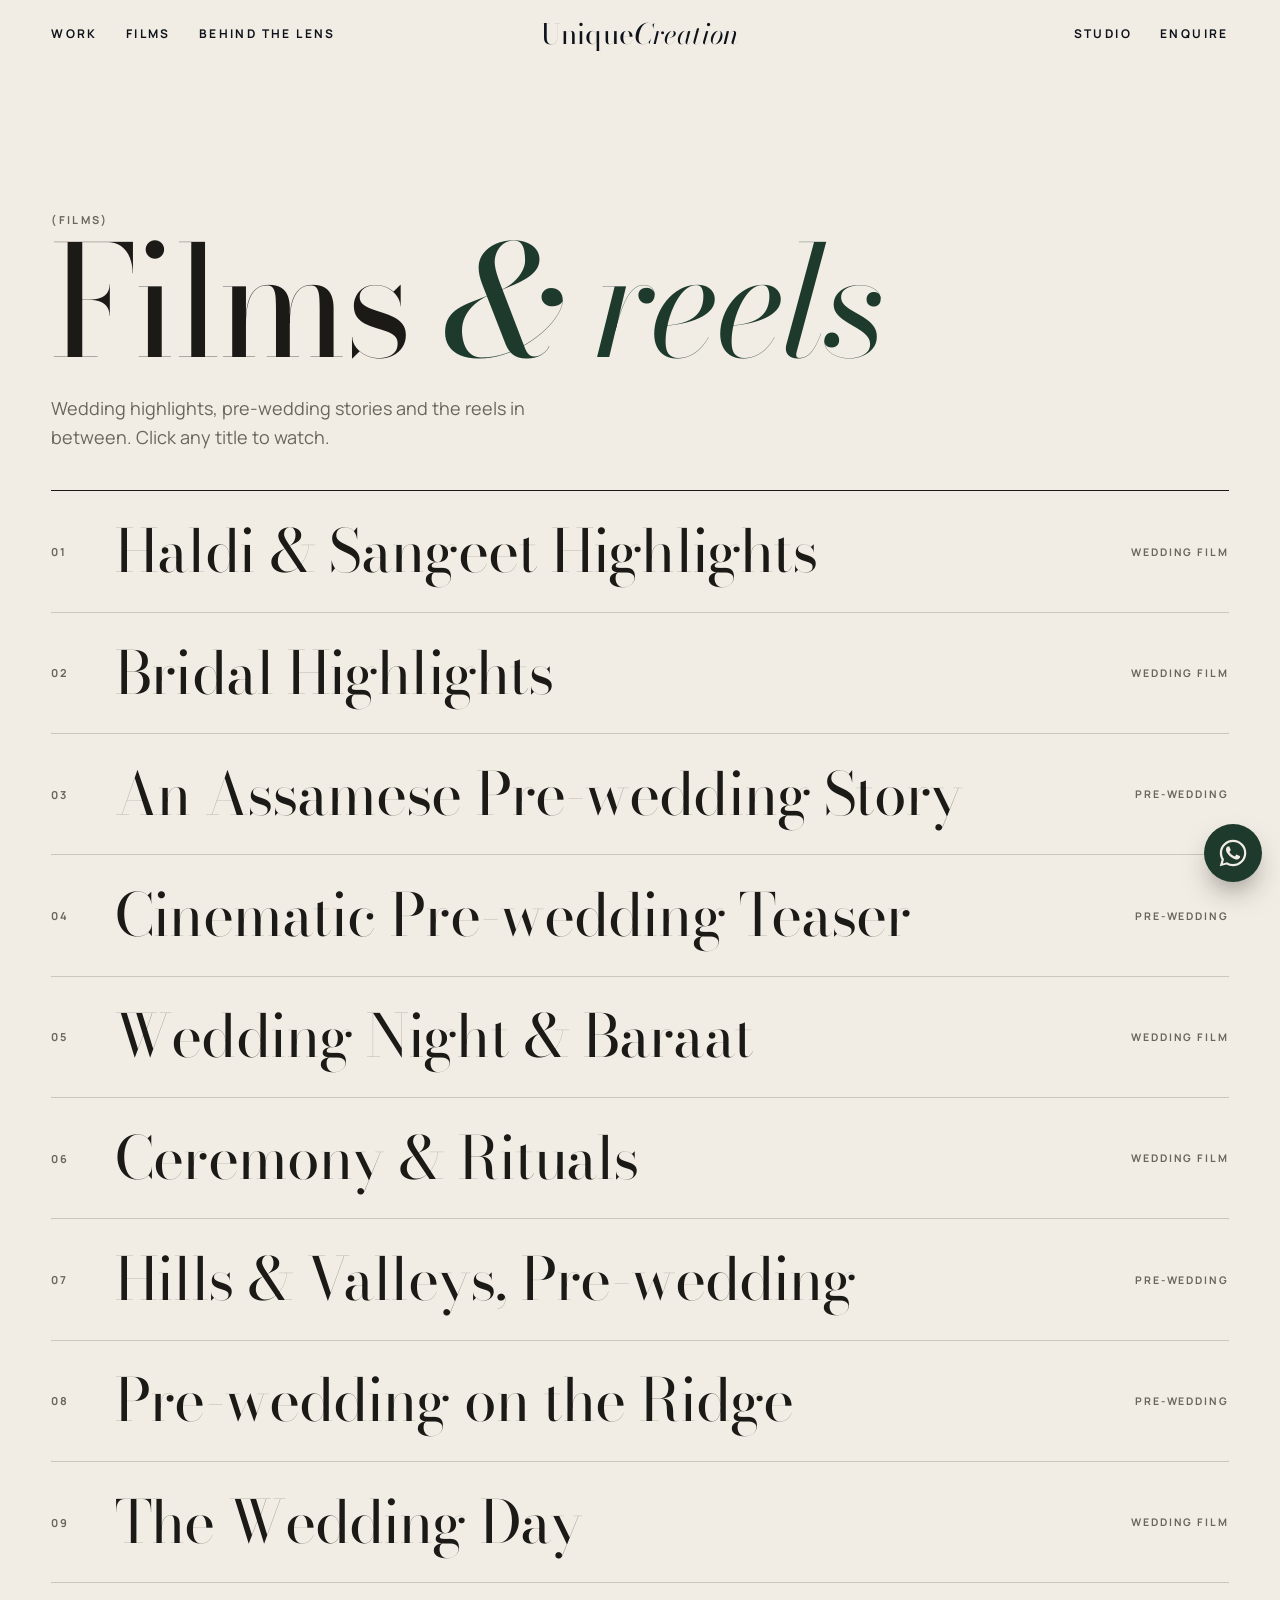
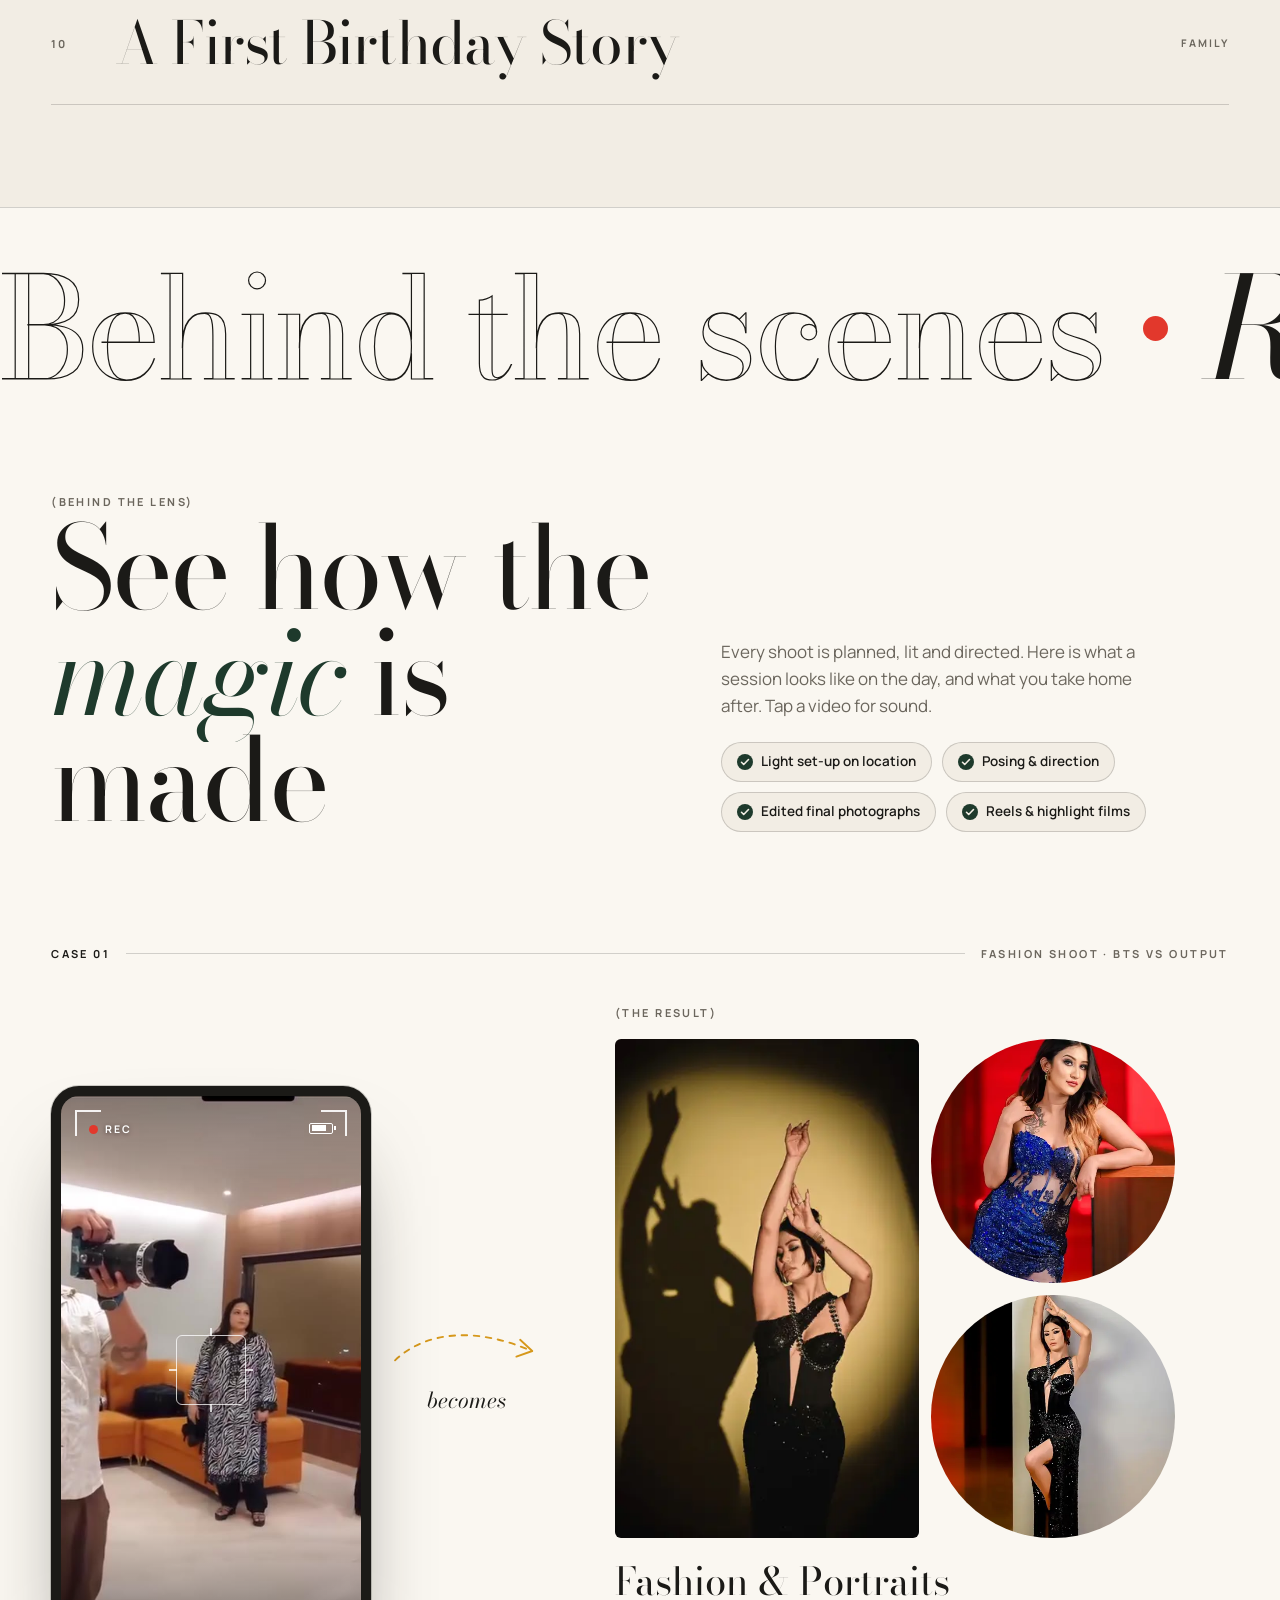
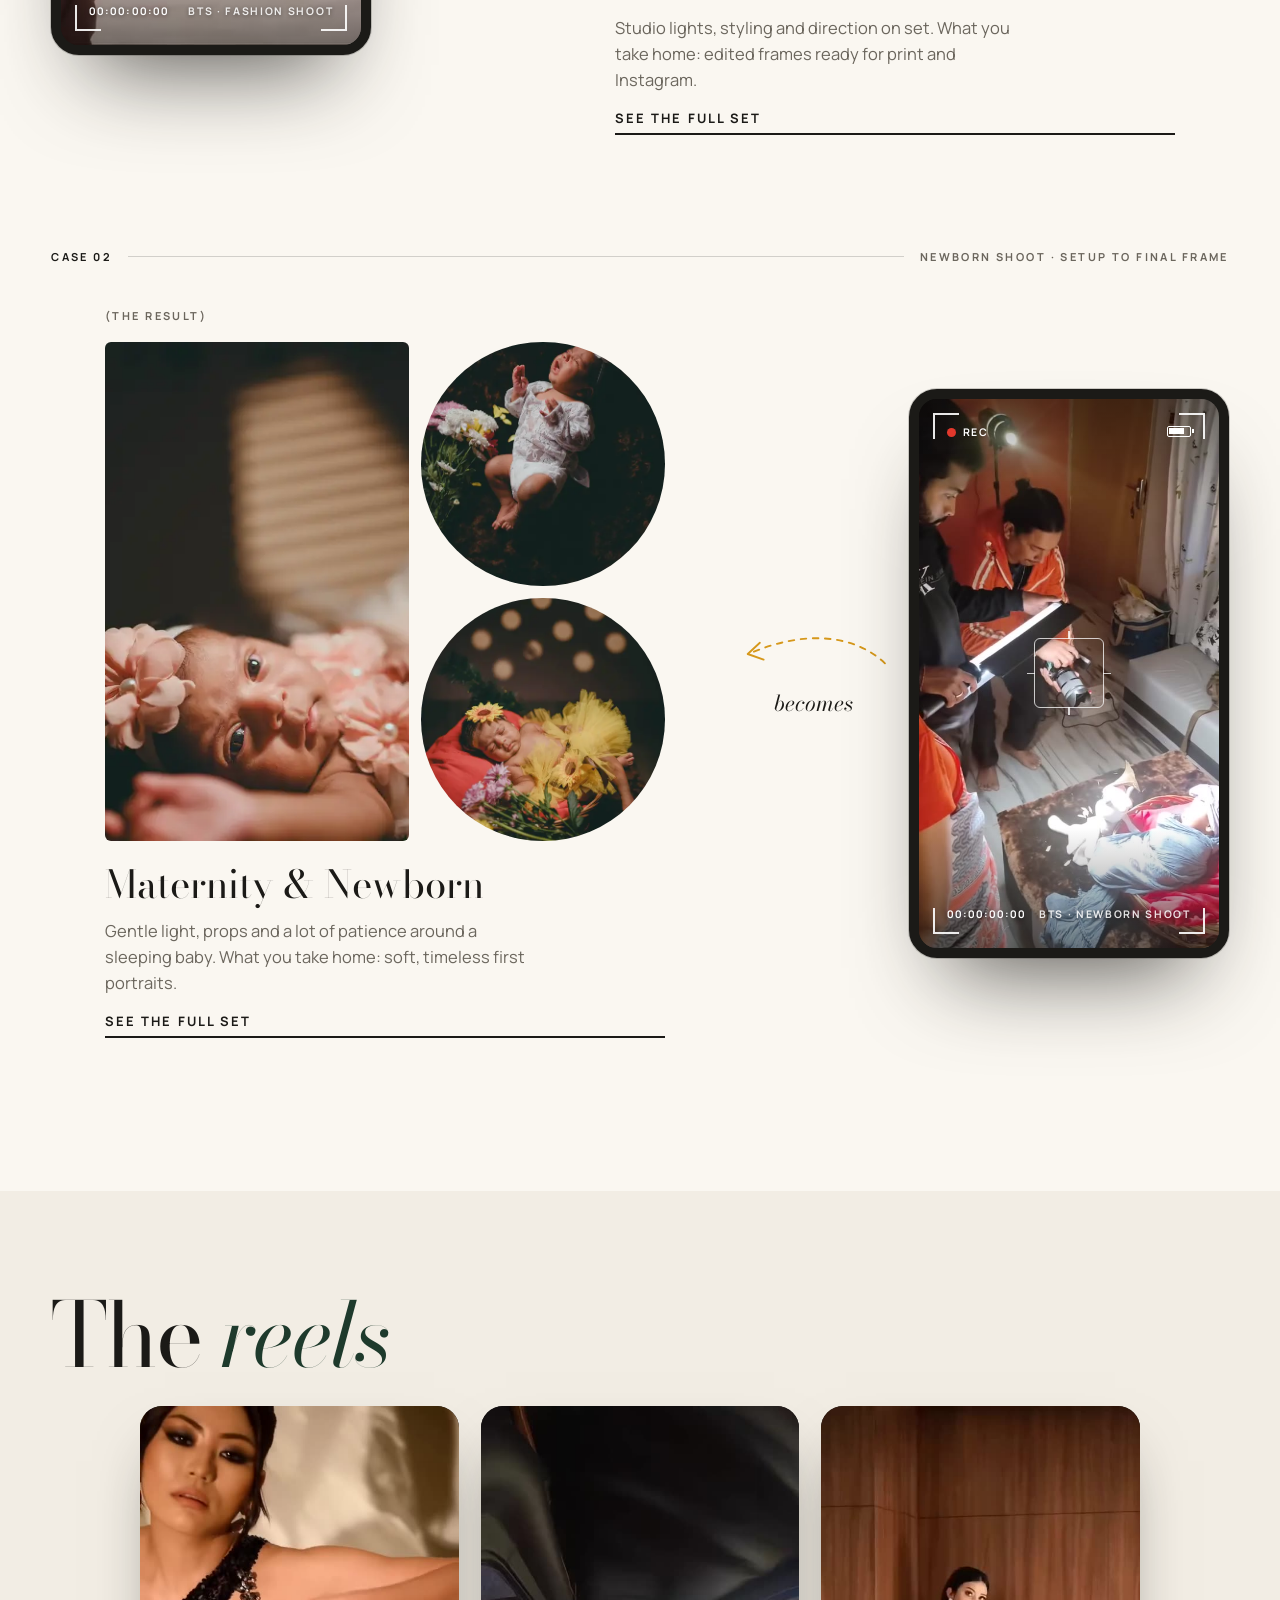
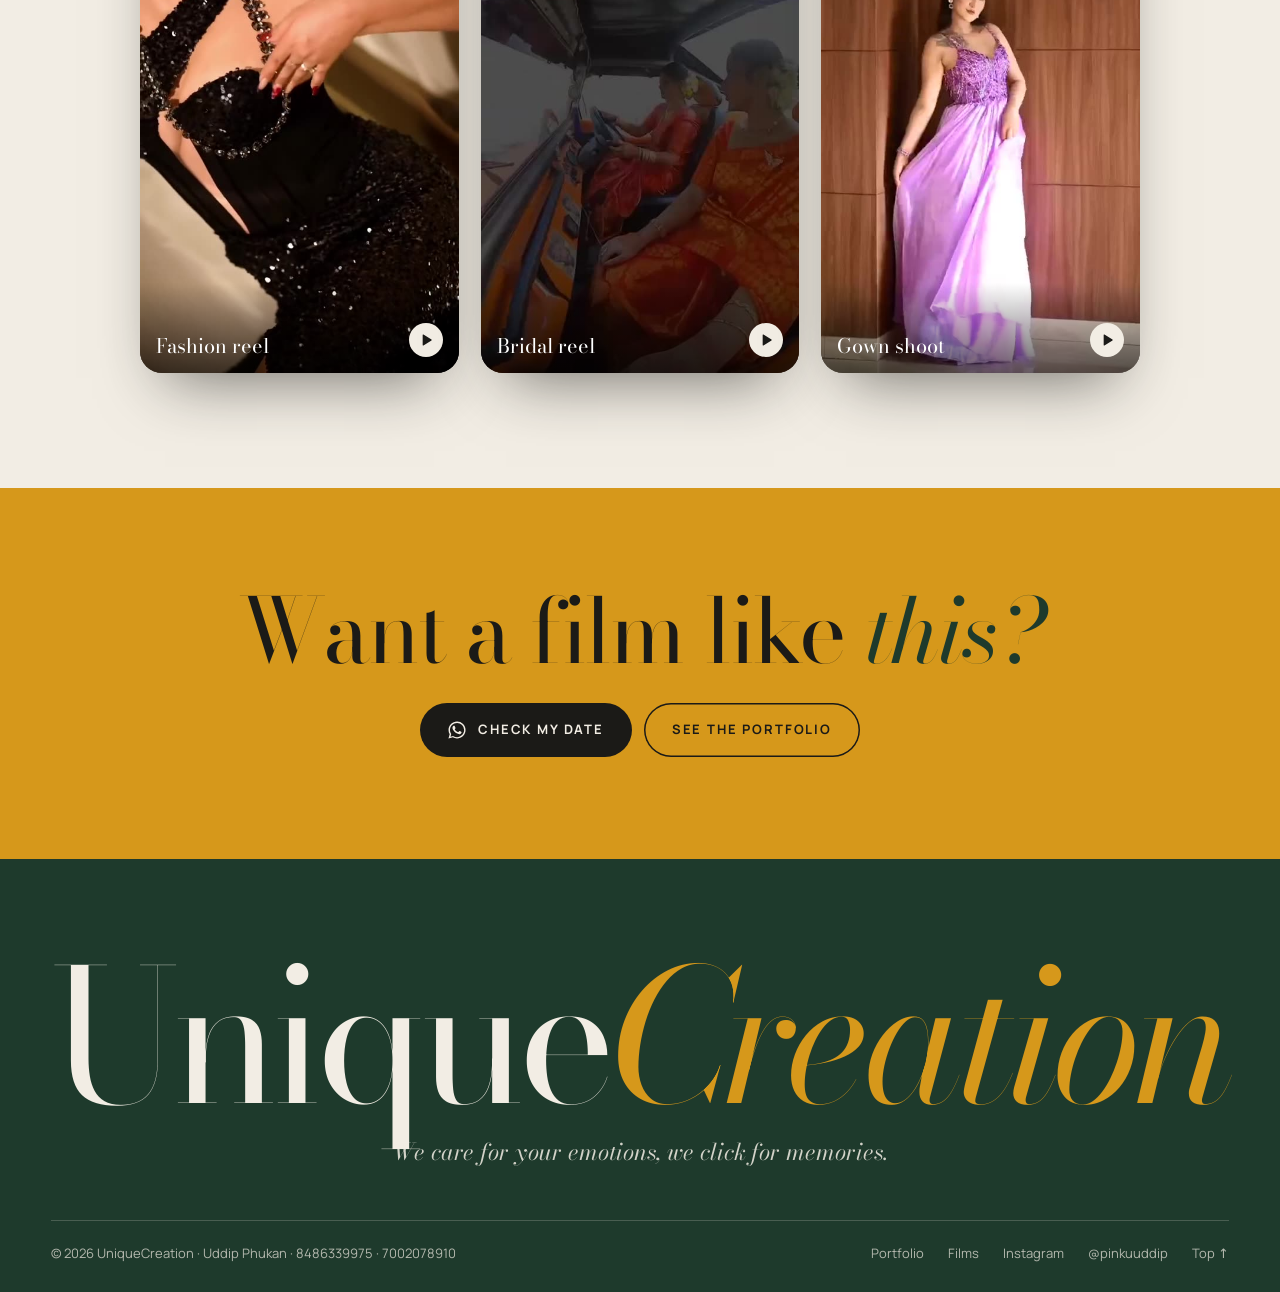
<file: films.html>
<!doctype html>
<html lang="en">
<head>
<meta charset="utf-8">
<meta name="viewport" content="width=device-width,initial-scale=1,viewport-fit=cover">
<title>Films & reels | UniqueCreation</title>
<meta name="description" content="Wedding films, pre-wedding stories and reels by UniqueCreation, Uddip Phukan.">
<meta name="theme-color" content="#f2ede4">
<meta property="og:title" content="Films & reels | UniqueCreation"><meta property="og:description" content="Wedding films, pre-wedding stories and reels by UniqueCreation, Uddip Phukan."><meta property="og:image" content="assets/brand/og-image.jpg"><meta property="og:type" content="website">
<link rel="icon" href="assets/brand/favicon.svg" type="image/svg+xml">
<link rel="apple-touch-icon" href="assets/brand/apple-touch-icon.png">
<link rel="preload" href="assets/fonts/bodoni.woff" as="font" type="font/woff" crossorigin>
<link rel="stylesheet" href="css/style.css?v=3">

</head>
<body data-page="films" id="top">
<svg width="0" height="0" style="position:absolute" aria-hidden="true">
  <symbol id="i-wa" viewBox="0 0 24 24"><path fill="currentColor" d="M17.47 14.38c-.3-.15-1.76-.87-2.03-.97-.27-.1-.47-.15-.67.15-.2.3-.77.97-.94 1.17-.17.2-.35.22-.64.07-.3-.15-1.26-.46-2.4-1.48-.89-.79-1.49-1.77-1.66-2.07-.17-.3-.02-.46.13-.61.13-.13.3-.35.45-.52.15-.17.2-.3.3-.5.1-.2.05-.37-.03-.52-.07-.15-.67-1.62-.92-2.22-.24-.58-.49-.5-.67-.51h-.57c-.2 0-.52.07-.79.37-.27.3-1.04 1.02-1.04 2.48 0 1.46 1.07 2.88 1.21 3.07.15.2 2.1 3.2 5.08 4.49.71.31 1.26.49 1.69.63.71.23 1.36.2 1.87.12.57-.08 1.76-.72 2.01-1.41.25-.7.25-1.29.17-1.41-.07-.13-.27-.2-.57-.35zM12.05 21.5h-.01a9.4 9.4 0 0 1-4.8-1.32l-.34-.2-3.56.93.95-3.47-.22-.36a9.42 9.42 0 0 1-1.44-5.02c0-5.2 4.23-9.43 9.44-9.43a9.37 9.37 0 0 1 6.67 2.77 9.37 9.37 0 0 1 2.76 6.67c0 5.2-4.24 9.43-9.45 9.43zm8.03-17.47A11.28 11.28 0 0 0 12.05.7C5.8.7.7 5.79.7 12.05c0 2 .52 3.95 1.52 5.67L.6 23.3l5.72-1.5a11.33 11.33 0 0 0 5.72 1.46h.01c6.25 0 11.34-5.09 11.35-11.35 0-3.03-1.18-5.88-3.32-8.02z"/></symbol>
  <symbol id="i-ig" viewBox="0 0 24 24"><g fill="none" stroke="currentColor" stroke-width="1.7"><rect x="3" y="3" width="18" height="18" rx="5"/><circle cx="12" cy="12" r="4.2"/></g><circle cx="17.4" cy="6.6" r="1.1" fill="currentColor"/></symbol>
  <symbol id="i-fb" viewBox="0 0 24 24"><path fill="currentColor" d="M13.5 21.5v-8h2.7l.4-3.2h-3.1V8.3c0-.9.3-1.6 1.6-1.6h1.7V3.9c-.3 0-1.3-.1-2.5-.1-2.4 0-4.1 1.5-4.1 4.2v2.3H7.5v3.2h2.7v8h3.3z"/></symbol>
  <symbol id="i-phone" viewBox="0 0 24 24"><path fill="none" stroke="currentColor" stroke-width="1.7" stroke-linejoin="round" d="M5 3.5h3.2l1.6 4.2-2.1 1.4a11 11 0 0 0 7.2 7.2l1.4-2.1 4.2 1.6V19a1.6 1.6 0 0 1-1.7 1.6A16.6 16.6 0 0 1 3.4 5.2 1.6 1.6 0 0 1 5 3.5z"/></symbol>
  <symbol id="i-mail" viewBox="0 0 24 24"><g fill="none" stroke="currentColor" stroke-width="1.7"><rect x="3" y="5" width="18" height="14" rx="2.5"/><path d="m4 7 8 6 8-6"/></g></symbol>
  <symbol id="i-arrow" viewBox="0 0 24 24"><path fill="none" stroke="currentColor" stroke-width="1.7" stroke-linecap="round" stroke-linejoin="round" d="M4 12h15m-6-6 6 6-6 6"/></symbol>
  <symbol id="i-diag" viewBox="0 0 24 24"><path fill="none" stroke="currentColor" stroke-width="1.7" stroke-linecap="round" stroke-linejoin="round" d="M7 17 17 7M9 7h8v8"/></symbol>
  <symbol id="i-play" viewBox="0 0 24 24"><path fill="currentColor" d="M7 4.6v14.8a.8.8 0 0 0 1.2.7l12-7.4a.8.8 0 0 0 0-1.4l-12-7.4A.8.8 0 0 0 7 4.6z"/></symbol>
  <symbol id="i-close" viewBox="0 0 24 24"><path fill="none" stroke="currentColor" stroke-width="1.7" stroke-linecap="round" d="m5 5 14 14M19 5 5 19"/></symbol>
  <symbol id="i-left" viewBox="0 0 24 24"><path fill="none" stroke="currentColor" stroke-width="1.7" stroke-linecap="round" stroke-linejoin="round" d="M15 5 8 12l7 7"/></symbol>
  <symbol id="i-right" viewBox="0 0 24 24"><path fill="none" stroke="currentColor" stroke-width="1.7" stroke-linecap="round" stroke-linejoin="round" d="m9 5 7 7-7 7"/></symbol>
  <symbol id="i-pin" viewBox="0 0 24 24"><g fill="none" stroke="currentColor" stroke-width="1.7"><path d="M12 21s-7-6.2-7-11.5a7 7 0 0 1 14 0C19 14.8 12 21 12 21z"/><circle cx="12" cy="9.5" r="2.5"/></g></symbol>
  <symbol id="i-cam" viewBox="0 0 24 24"><g fill="none" stroke="currentColor" stroke-width="1.7" stroke-linejoin="round"><path d="M3 8.5A1.5 1.5 0 0 1 4.5 7h3l1.5-2.5h6L16.5 7h3A1.5 1.5 0 0 1 21 8.5v9a1.5 1.5 0 0 1-1.5 1.5h-15A1.5 1.5 0 0 1 3 17.5z"/><circle cx="12" cy="13" r="3.6"/></g></symbol>
  <symbol id="i-film" viewBox="0 0 24 24"><g fill="none" stroke="currentColor" stroke-width="1.7" stroke-linejoin="round"><rect x="3" y="6" width="13" height="12" rx="2"/><path d="m16 10.5 5-3v9l-5-3z"/></g></symbol>
  <symbol id="i-plane" viewBox="0 0 24 24"><path fill="none" stroke="currentColor" stroke-width="1.7" stroke-linejoin="round" d="m21 4-8.5 17-2.2-7.3L3 11.5z"/></symbol>
  <symbol id="i-star" viewBox="0 0 24 24"><path fill="currentColor" d="M12 0c.9 6.4 5.6 11.1 12 12-6.4.9-11.1 5.6-12 12-.9-6.4-5.6-11.1-12-12 6.4-.9 11.1-5.6 12-12z"/></symbol>
</svg>

<a class="sr-only" href="#main">Skip to content</a>
<div class="cur" aria-hidden="true"><span></span></div>
<header class="hd">
  <nav class="hd__l" aria-label="Main"><a href="index.html#work">Work</a><a href="films.html">Films</a><a href="index.html#bts">Behind the lens</a></nav>
  <a class="logo" href="index.html" aria-label="UniqueCreation, home">Unique<em>Creation</em></a>
  <div class="hd__r"><a class="d" href="index.html#studio">Studio</a><a class="d" href="https://wa.me/918486339975?text=Hi%20UniqueCreation%2C%20I%27d%20like%20to%20enquire%20about%20photography." target="_blank" rel="noopener">Enquire</a><button class="mbtn" type="button" aria-expanded="false" aria-controls="mn">Menu<i></i></button></div>
</header>
<div class="mn" id="mn" aria-hidden="true">
  <div class="mn__top"><span class="logo">Unique<em>Creation</em></span><button class="x" type="button" data-close aria-label="Close menu"><svg aria-hidden="true"><use href="#i-close"/></svg></button></div>
  <nav aria-label="Mobile"><a href="index.html#work"><small>01</small>Work</a><a href="films.html"><small>02</small>Films</a><a href="index.html#bts"><small>03</small>Behind the lens</a><a href="gallery.html"><small>04</small>Portfolio</a><a href="index.html#contact"><small>05</small>Contact</a></nav>
  <div class="mn__f"><span class="lbl" style="color:var(--turmeric)">Call or WhatsApp</span><a href="tel:+918486339975">8486339975</a><a href="tel:+917002078910">7002078910</a></div>
</div>
<main id="main">

<section class="ph"><div class="wrap"><span class="lbl lbl--soft">(Films)</span><h1 class="h-xl">Films <em>&amp; reels</em></h1><p>Wedding highlights, pre-wedding stories and the reels in between. Click any title to watch.</p></div></section>
<section class="wrap"><div class="flist"><button class="frow" type="button" data-play="assets/video/film1.mp4" data-title="Haldi & Sangeet Highlights" data-poster="assets/video/film1.jpg" data-pv="assets/video/film1-pv.mp4" data-cursor="Play"><b>01</b><span>Haldi & Sangeet Highlights</span><small>Wedding film</small><span class="th"><img src="assets/video/film1.jpg" alt="" loading="lazy"></span></button><button class="frow" type="button" data-play="assets/video/film8.mp4" data-title="Bridal Highlights" data-poster="assets/video/film8.jpg" data-pv="assets/video/film8-pv.mp4" data-cursor="Play"><b>02</b><span>Bridal Highlights</span><small>Wedding film</small><span class="th"><img src="assets/video/film8.jpg" alt="" loading="lazy"></span></button><button class="frow" type="button" data-play="assets/video/film2.mp4" data-title="An Assamese Pre-wedding Story" data-poster="assets/video/film2.jpg" data-pv="assets/video/film2-pv.mp4" data-cursor="Play"><b>03</b><span>An Assamese Pre-wedding Story</span><small>Pre-wedding</small><span class="th"><img src="assets/video/film2.jpg" alt="" loading="lazy"></span></button><button class="frow" type="button" data-play="assets/video/film3.mp4" data-title="Cinematic Pre-wedding Teaser" data-poster="assets/video/film3.jpg" data-pv="assets/video/film3-pv.mp4" data-cursor="Play"><b>04</b><span>Cinematic Pre-wedding Teaser</span><small>Pre-wedding</small><span class="th"><img src="assets/video/film3.jpg" alt="" loading="lazy"></span></button><button class="frow" type="button" data-play="assets/video/film6.mp4" data-title="Wedding Night & Baraat" data-poster="assets/video/film6.jpg" data-pv="assets/video/film6-pv.mp4" data-cursor="Play"><b>05</b><span>Wedding Night & Baraat</span><small>Wedding film</small><span class="th"><img src="assets/video/film6.jpg" alt="" loading="lazy"></span></button><button class="frow" type="button" data-play="assets/video/film7.mp4" data-title="Ceremony & Rituals" data-poster="assets/video/film7.jpg" data-pv="assets/video/film7-pv.mp4" data-cursor="Play"><b>06</b><span>Ceremony & Rituals</span><small>Wedding film</small><span class="th"><img src="assets/video/film7.jpg" alt="" loading="lazy"></span></button><button class="frow" type="button" data-play="assets/video/film4.mp4" data-title="Hills & Valleys, Pre-wedding" data-poster="assets/video/film4.jpg" data-pv="assets/video/film4-pv.mp4" data-cursor="Play"><b>07</b><span>Hills & Valleys, Pre-wedding</span><small>Pre-wedding</small><span class="th"><img src="assets/video/film4.jpg" alt="" loading="lazy"></span></button><button class="frow" type="button" data-play="assets/video/film5.mp4" data-title="Pre-wedding on the Ridge" data-poster="assets/video/film5.jpg" data-pv="assets/video/film5-pv.mp4" data-cursor="Play"><b>08</b><span>Pre-wedding on the Ridge</span><small>Pre-wedding</small><span class="th"><img src="assets/video/film5.jpg" alt="" loading="lazy"></span></button><button class="frow" type="button" data-play="assets/video/film10.mp4" data-title="The Wedding Day" data-poster="assets/video/film10.jpg" data-pv="assets/video/film10-pv.mp4" data-cursor="Play"><b>09</b><span>The Wedding Day</span><small>Wedding film</small><span class="th"><img src="assets/video/film10.jpg" alt="" loading="lazy"></span></button><button class="frow" type="button" data-play="assets/video/film9.mp4" data-title="A First Birthday Story" data-poster="assets/video/film9.jpg" data-pv="assets/video/film9-pv.mp4" data-cursor="Play"><b>10</b><span>A First Birthday Story</span><small>Family</small><span class="th"><img src="assets/video/film9.jpg" alt="" loading="lazy"></span></button></div></section>
<section class="bts" id="bts">
  <div class="bts__tick" aria-hidden="true"><div><span>Behind the scenes</span><b></b><span>Rec</span><b></b><span>Behind the scenes</span><b></b><span>Rec</span><b></b><span>Behind the scenes</span><b></b><span>Rec</span><b></b><span>Behind the scenes</span><b></b><span>Rec</span><b></b></div><div><span>Behind the scenes</span><b></b><span>Rec</span><b></b><span>Behind the scenes</span><b></b><span>Rec</span><b></b><span>Behind the scenes</span><b></b><span>Rec</span><b></b><span>Behind the scenes</span><b></b><span>Rec</span><b></b></div></div>
  <div class="wrap">
  <div class="bts__h">
    <div><span class="lbl lbl--soft">(Behind the lens)</span><h2 class="h-xl" data-words>See how the <em>magic</em> is made</h2></div>
    <div><p class="rv">Every shoot is planned, lit and directed. Here is what a session looks like on the day, and what you take home after. Tap a video for sound.</p>
    <ul class="bts__inc rv"><li>Light set-up on location</li><li>Posing &amp; direction</li><li>Edited final photographs</li><li>Reels &amp; highlight films</li></ul></div>
  </div>
  <article class="case">
    <div class="case__no"><span class="lbl">Case 01</span><i></i><span class="lbl lbl--soft">Fashion shoot &middot; BTS vs output</span></div>
    <div class="case__g">
      <div class="vf rv" role="button" tabindex="0" data-play="assets/video/bts1.mp4" data-title="Behind the lens: Fashion shoot" data-poster="assets/video/bts1.jpg" data-cursor="Sound" aria-label="Play behind the scenes video: Fashion shoot">
        <video data-src="assets/video/bts1.mp4" poster="assets/video/bts1.jpg" muted loop playsinline preload="none" data-auto></video>
        <span class="vf__sh"></span>
        <span class="vf__c vf__c--tl"></span><span class="vf__c vf__c--tr"></span><span class="vf__c vf__c--bl"></span><span class="vf__c vf__c--br"></span>
        <span class="vf__rec"><i></i>REC</span><span class="vf__bat"><i></i></span>
        <span class="vf__focus"></span>
        <span class="vf__tc">00:00:00:00</span><span class="vf__mode">BTS &middot; Fashion shoot</span>
        <span class="vf__snd"><svg aria-hidden="true"><use href="#i-play"/></svg>Watch with sound</span>
      </div>
      <div class="case__ar" aria-hidden="true"><svg viewBox="0 0 160 60"><path d="M4 40C40 6 96 6 150 30"/><path d="M138 18l13 12-17 6"/></svg><em>becomes</em></div>
      <div class="case__res rv" style="--d:.15s">
        <span class="lbl lbl--soft">(The result)</span>
        <div class="res"><img src="assets/img/fashion-07-t.webp" alt="Fashion &amp; Portraits by UniqueCreation" loading="lazy"><img src="assets/img/fashion-03-t.webp" alt="Fashion &amp; Portraits by UniqueCreation" loading="lazy"><img src="assets/img/fashion-10-t.webp" alt="Fashion &amp; Portraits by UniqueCreation" loading="lazy"></div>
        <h3>Fashion &amp; Portraits</h3><p>Studio lights, styling and direction on set. What you take home: edited frames ready for print and Instagram.</p>
        <a class="ulink" href="gallery.html?a=fashion"><span>See the full set</span></a>
      </div>
    </div>
  </article>
  <article class="case case--r">
    <div class="case__no"><span class="lbl">Case 02</span><i></i><span class="lbl lbl--soft">Newborn shoot &middot; Setup to final frame</span></div>
    <div class="case__g">
      <div class="vf rv" role="button" tabindex="0" data-play="assets/video/bts2.mp4" data-title="Behind the lens: Newborn shoot" data-poster="assets/video/bts2.jpg" data-cursor="Sound" aria-label="Play behind the scenes video: Newborn shoot">
        <video data-src="assets/video/bts2.mp4" poster="assets/video/bts2.jpg" muted loop playsinline preload="none" data-auto></video>
        <span class="vf__sh"></span>
        <span class="vf__c vf__c--tl"></span><span class="vf__c vf__c--tr"></span><span class="vf__c vf__c--bl"></span><span class="vf__c vf__c--br"></span>
        <span class="vf__rec"><i></i>REC</span><span class="vf__bat"><i></i></span>
        <span class="vf__focus"></span>
        <span class="vf__tc">00:00:00:00</span><span class="vf__mode">BTS &middot; Newborn shoot</span>
        <span class="vf__snd"><svg aria-hidden="true"><use href="#i-play"/></svg>Watch with sound</span>
      </div>
      <div class="case__ar" aria-hidden="true"><svg viewBox="0 0 160 60"><path d="M4 40C40 6 96 6 150 30"/><path d="M138 18l13 12-17 6"/></svg><em>becomes</em></div>
      <div class="case__res rv" style="--d:.15s">
        <span class="lbl lbl--soft">(The result)</span>
        <div class="res"><img src="assets/img/family-18-t.webp" alt="Maternity &amp; Newborn by UniqueCreation" loading="lazy"><img src="assets/img/family-20-t.webp" alt="Maternity &amp; Newborn by UniqueCreation" loading="lazy"><img src="assets/img/family-22-t.webp" alt="Maternity &amp; Newborn by UniqueCreation" loading="lazy"></div>
        <h3>Maternity &amp; Newborn</h3><p>Gentle light, props and a lot of patience around a sleeping baby. What you take home: soft, timeless first portraits.</p>
        <a class="ulink" href="gallery.html?a=family"><span>See the full set</span></a>
      </div>
    </div>
  </article>
  </div>
</section>

<section class="wrap" style="padding-top:clamp(60px,8vw,110px)"><h2 class="h-xl sub" id="reels" style="font-size:clamp(46px,7vw,110px)">The <em>reels</em></h2>
<div class="rgrid"><button class="rc2" type="button" data-play="assets/video/reel1.mp4" data-title="Fashion reel" data-poster="assets/video/reel1.jpg" data-cursor="Play" aria-label="Play Fashion reel"><img src="assets/video/reel1.jpg" alt="" loading="lazy"><video data-src="assets/video/reel1-pv.mp4" muted loop playsinline preload="none"></video><span class="rc2__c"><span>Fashion reel</span><svg aria-hidden="true"><use href="#i-play"/></svg></span></button><button class="rc2" type="button" data-play="assets/video/reel3.mp4" data-title="Bridal reel" data-poster="assets/video/reel3.jpg" data-cursor="Play" aria-label="Play Bridal reel"><img src="assets/video/reel3.jpg" alt="" loading="lazy"><video data-src="assets/video/reel3-pv.mp4" muted loop playsinline preload="none"></video><span class="rc2__c"><span>Bridal reel</span><svg aria-hidden="true"><use href="#i-play"/></svg></span></button><button class="rc2" type="button" data-play="assets/video/reel2.mp4" data-title="Gown shoot" data-poster="assets/video/reel2.jpg" data-cursor="Play" aria-label="Play Gown shoot"><img src="assets/video/reel2.jpg" alt="" loading="lazy"><video data-src="assets/video/reel2-pv.mp4" muted loop playsinline preload="none"></video><span class="rc2__c"><span>Gown shoot</span><svg aria-hidden="true"><use href="#i-play"/></svg></span></button></div></section>
<section class="ctaband"><div class="wrap"><h2 class="h-xl">Want a film like <em>this?</em></h2><div class="row"><a class="btn" href="https://wa.me/918486339975?text=Hi%20UniqueCreation%2C%20I%27d%20like%20to%20enquire%20about%20photography." target="_blank" rel="noopener"><svg aria-hidden="true"><use href="#i-wa"/></svg><span>Check my date</span></a><a class="btn btn--line" href="gallery.html">See the portfolio</a></div></div></section>
<div class="fpv" aria-hidden="true"><video muted loop playsinline></video></div>
</main>
<footer class="ft">
  <div class="wrap">
    <p class="ft__big" aria-hidden="true">Unique<em>Creation</em></p>
    <p class="ft__tag">We care for your emotions, we click for memories.</p>
    <div class="ft__row">
      <span>&copy; <span data-year>2026</span> UniqueCreation &middot; Uddip Phukan &middot; 8486339975 &middot; 7002078910</span>
      <nav aria-label="Footer"><a href="gallery.html">Portfolio</a><a href="films.html">Films</a><a href="https://www.instagram.com/uniquecreationphotography/" target="_blank" rel="noopener">Instagram</a><a href="https://www.instagram.com/pinkuuddip/" target="_blank" rel="noopener">@pinkuuddip</a><a href="#top" data-top>Top &uarr;</a></nav>
    </div>
  </div>
</footer>
<a class="wa" href="https://wa.me/918486339975?text=Hi%20UniqueCreation%2C%20I%27d%20like%20to%20enquire%20about%20photography." target="_blank" rel="noopener" aria-label="Chat on WhatsApp" data-cursor="Chat"><svg aria-hidden="true"><use href="#i-wa"/></svg></a>
<div class="vm" role="dialog" aria-modal="true" aria-label="Video player" aria-hidden="true"><div class="vm__top"><h3></h3><button class="x" type="button" aria-label="Close video"><svg aria-hidden="true"><use href="#i-close"/></svg></button></div><div class="vm__st"></div></div>
<script src="js/data.js?v=3"></script>
<script src="js/main.js?v=3"></script>
</body>
</html>
</file>
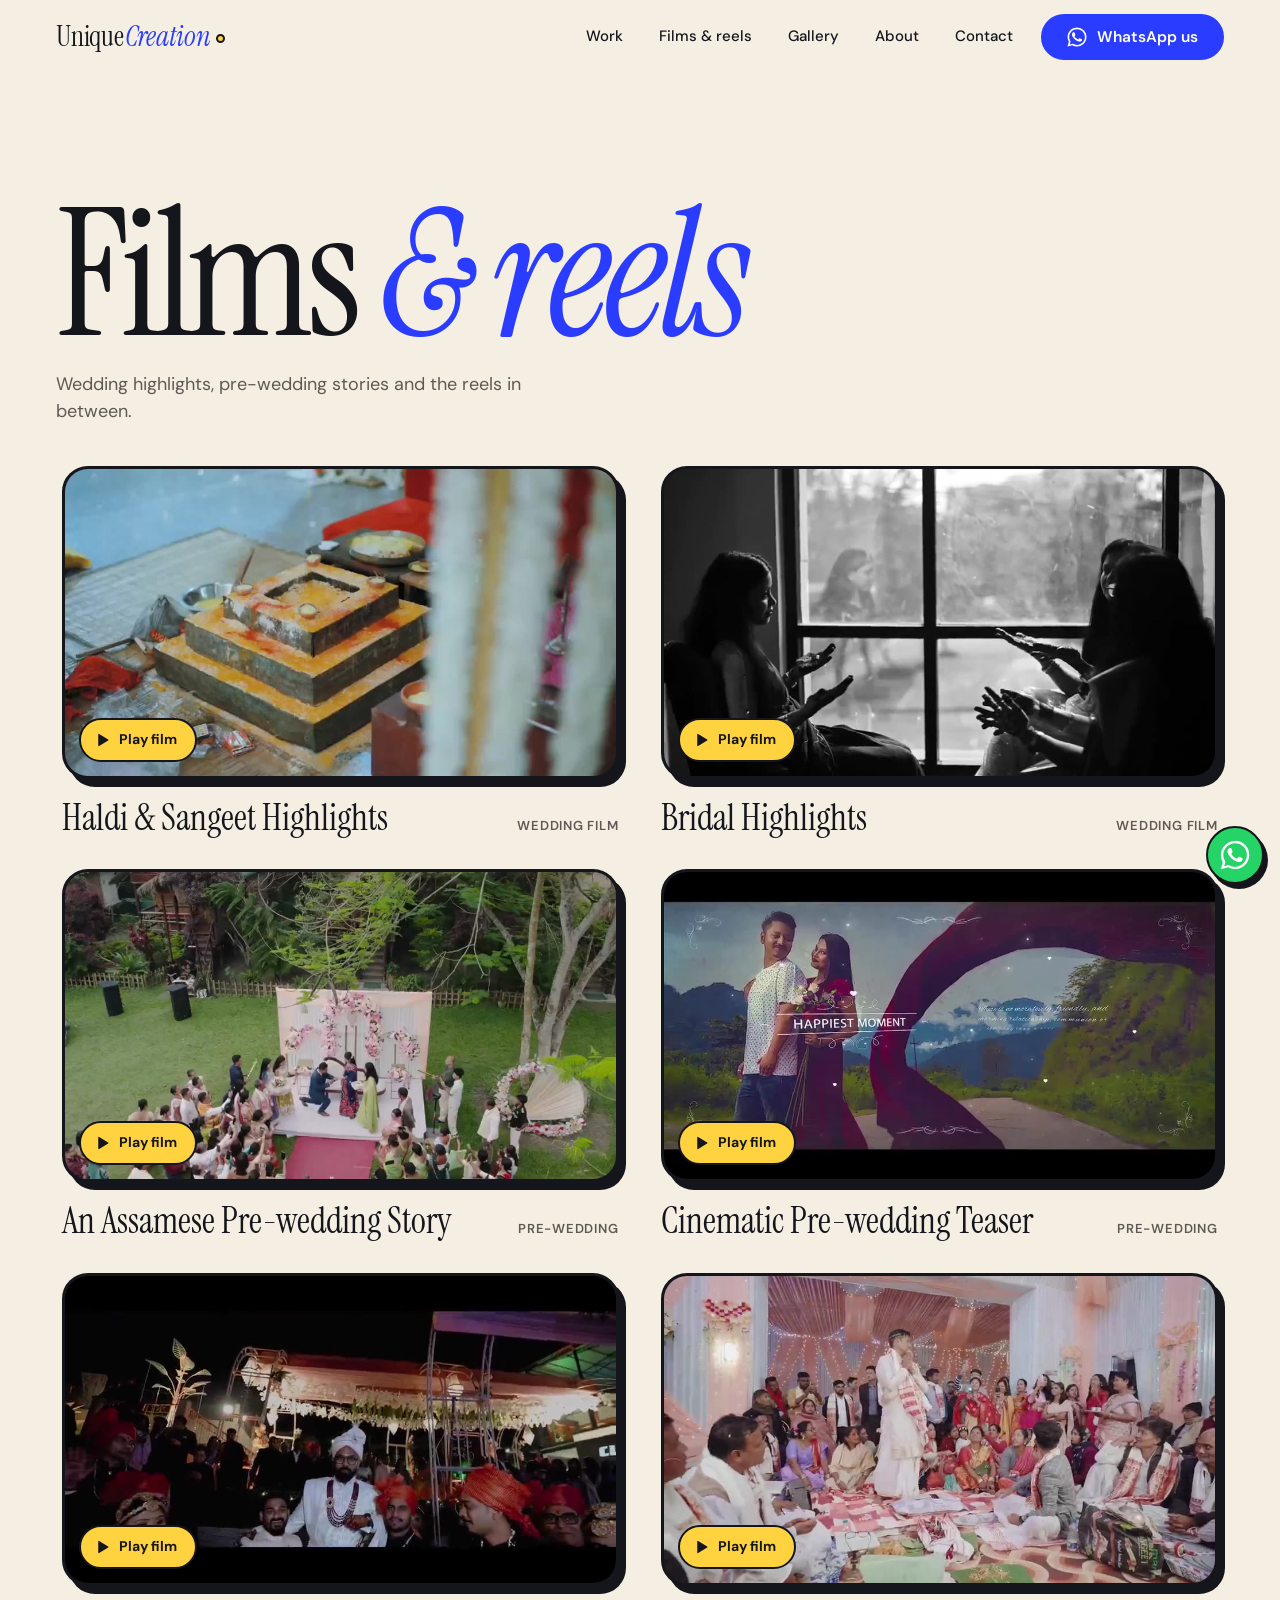
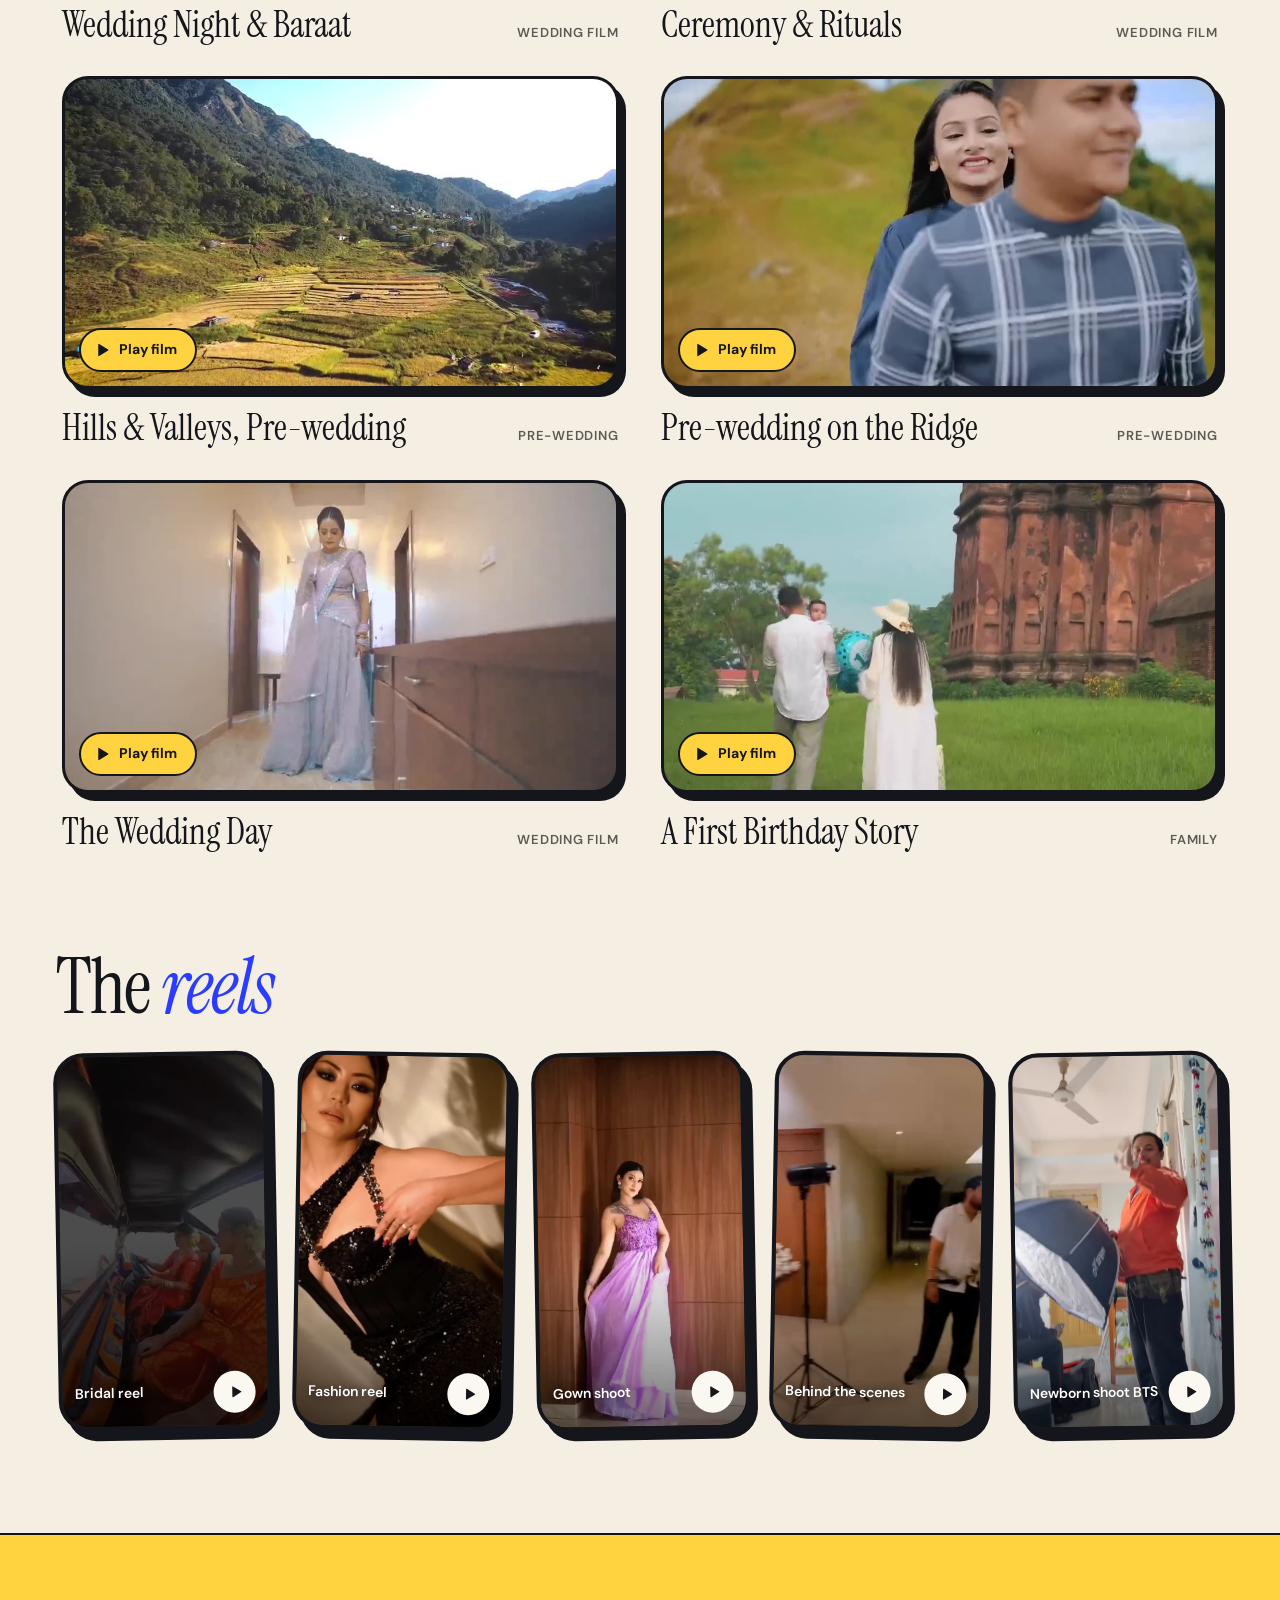
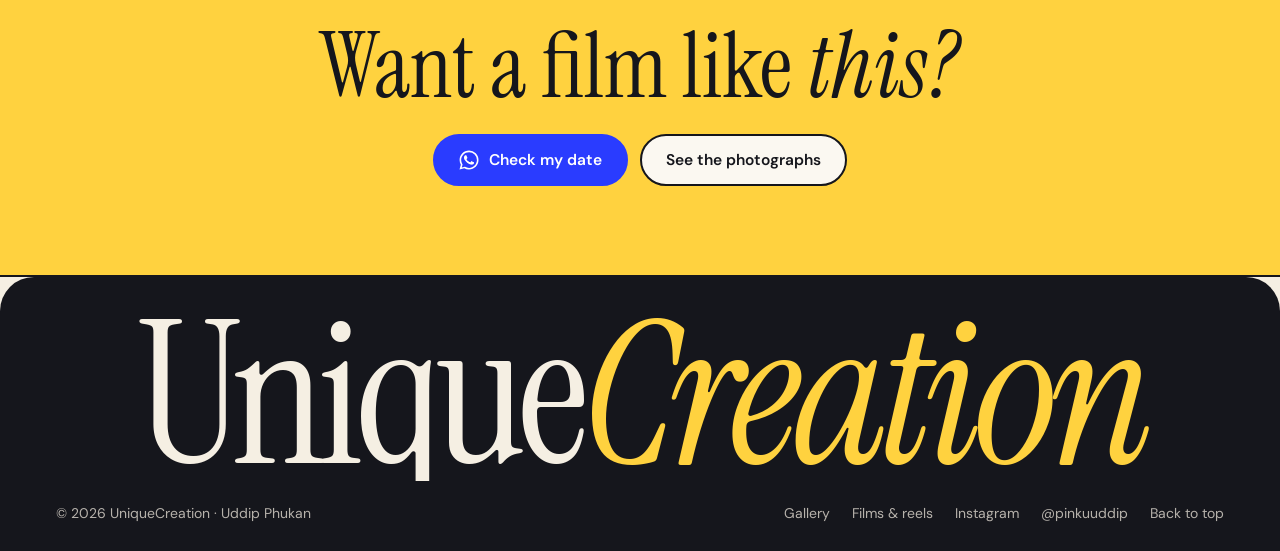
<file: A/films.html>
<!doctype html>
<html lang="en">
<head>
<meta charset="utf-8">
<meta name="viewport" content="width=device-width,initial-scale=1,viewport-fit=cover">
<title>Films & reels | UniqueCreation</title>
<meta name="description" content="Wedding films, pre-wedding stories and reels by UniqueCreation, Uddip Phukan.">
<meta name="theme-color" content="#f5efe3">
<meta property="og:title" content="Films & reels | UniqueCreation"><meta property="og:description" content="Wedding films, pre-wedding stories and reels by UniqueCreation, Uddip Phukan."><meta property="og:image" content="assets/brand/og-image.jpg"><meta property="og:type" content="website">
<link rel="icon" href="assets/brand/favicon.svg" type="image/svg+xml">
<link rel="apple-touch-icon" href="assets/brand/apple-touch-icon.png">
<link rel="preload" href="assets/fonts/is.woff" as="font" type="font/woff" crossorigin>
<link rel="stylesheet" href="css/style.css?v=1">
</head>
<body data-page="films" id="top">
<svg width="0" height="0" style="position:absolute" aria-hidden="true">
  <symbol id="i-wa" viewBox="0 0 24 24"><path fill="currentColor" d="M17.47 14.38c-.3-.15-1.76-.87-2.03-.97-.27-.1-.47-.15-.67.15-.2.3-.77.97-.94 1.17-.17.2-.35.22-.64.07-.3-.15-1.26-.46-2.4-1.48-.89-.79-1.49-1.77-1.66-2.07-.17-.3-.02-.46.13-.61.13-.13.3-.35.45-.52.15-.17.2-.3.3-.5.1-.2.05-.37-.03-.52-.07-.15-.67-1.62-.92-2.22-.24-.58-.49-.5-.67-.51h-.57c-.2 0-.52.07-.79.37-.27.3-1.04 1.02-1.04 2.48 0 1.46 1.07 2.88 1.21 3.07.15.2 2.1 3.2 5.08 4.49.71.31 1.26.49 1.69.63.71.23 1.36.2 1.87.12.57-.08 1.76-.72 2.01-1.41.25-.7.25-1.29.17-1.41-.07-.13-.27-.2-.57-.35zM12.05 21.5h-.01a9.4 9.4 0 0 1-4.8-1.32l-.34-.2-3.56.93.95-3.47-.22-.36a9.42 9.42 0 0 1-1.44-5.02c0-5.2 4.23-9.43 9.44-9.43a9.37 9.37 0 0 1 6.67 2.77 9.37 9.37 0 0 1 2.76 6.67c0 5.2-4.24 9.43-9.45 9.43zm8.03-17.47A11.28 11.28 0 0 0 12.05.7C5.8.7.7 5.79.7 12.05c0 2 .52 3.95 1.52 5.67L.6 23.3l5.72-1.5a11.33 11.33 0 0 0 5.72 1.46h.01c6.25 0 11.34-5.09 11.35-11.35 0-3.03-1.18-5.88-3.32-8.02z"/></symbol>
  <symbol id="i-ig" viewBox="0 0 24 24"><g fill="none" stroke="currentColor" stroke-width="1.7"><rect x="3" y="3" width="18" height="18" rx="5"/><circle cx="12" cy="12" r="4.2"/></g><circle cx="17.4" cy="6.6" r="1.1" fill="currentColor"/></symbol>
  <symbol id="i-fb" viewBox="0 0 24 24"><path fill="currentColor" d="M13.5 21.5v-8h2.7l.4-3.2h-3.1V8.3c0-.9.3-1.6 1.6-1.6h1.7V3.9c-.3 0-1.3-.1-2.5-.1-2.4 0-4.1 1.5-4.1 4.2v2.3H7.5v3.2h2.7v8h3.3z"/></symbol>
  <symbol id="i-phone" viewBox="0 0 24 24"><path fill="none" stroke="currentColor" stroke-width="1.7" stroke-linejoin="round" d="M5 3.5h3.2l1.6 4.2-2.1 1.4a11 11 0 0 0 7.2 7.2l1.4-2.1 4.2 1.6V19a1.6 1.6 0 0 1-1.7 1.6A16.6 16.6 0 0 1 3.4 5.2 1.6 1.6 0 0 1 5 3.5z"/></symbol>
  <symbol id="i-mail" viewBox="0 0 24 24"><g fill="none" stroke="currentColor" stroke-width="1.7"><rect x="3" y="5" width="18" height="14" rx="2.5"/><path d="m4 7 8 6 8-6"/></g></symbol>
  <symbol id="i-arrow" viewBox="0 0 24 24"><path fill="none" stroke="currentColor" stroke-width="1.7" stroke-linecap="round" stroke-linejoin="round" d="M4 12h15m-6-6 6 6-6 6"/></symbol>
  <symbol id="i-diag" viewBox="0 0 24 24"><path fill="none" stroke="currentColor" stroke-width="1.7" stroke-linecap="round" stroke-linejoin="round" d="M7 17 17 7M9 7h8v8"/></symbol>
  <symbol id="i-play" viewBox="0 0 24 24"><path fill="currentColor" d="M7 4.6v14.8a.8.8 0 0 0 1.2.7l12-7.4a.8.8 0 0 0 0-1.4l-12-7.4A.8.8 0 0 0 7 4.6z"/></symbol>
  <symbol id="i-close" viewBox="0 0 24 24"><path fill="none" stroke="currentColor" stroke-width="1.7" stroke-linecap="round" d="m5 5 14 14M19 5 5 19"/></symbol>
  <symbol id="i-left" viewBox="0 0 24 24"><path fill="none" stroke="currentColor" stroke-width="1.7" stroke-linecap="round" stroke-linejoin="round" d="M15 5 8 12l7 7"/></symbol>
  <symbol id="i-right" viewBox="0 0 24 24"><path fill="none" stroke="currentColor" stroke-width="1.7" stroke-linecap="round" stroke-linejoin="round" d="m9 5 7 7-7 7"/></symbol>
  <symbol id="i-pin" viewBox="0 0 24 24"><g fill="none" stroke="currentColor" stroke-width="1.7"><path d="M12 21s-7-6.2-7-11.5a7 7 0 0 1 14 0C19 14.8 12 21 12 21z"/><circle cx="12" cy="9.5" r="2.5"/></g></symbol>
  <symbol id="i-cam" viewBox="0 0 24 24"><g fill="none" stroke="currentColor" stroke-width="1.7" stroke-linejoin="round"><path d="M3 8.5A1.5 1.5 0 0 1 4.5 7h3l1.5-2.5h6L16.5 7h3A1.5 1.5 0 0 1 21 8.5v9a1.5 1.5 0 0 1-1.5 1.5h-15A1.5 1.5 0 0 1 3 17.5z"/><circle cx="12" cy="13" r="3.6"/></g></symbol>
  <symbol id="i-film" viewBox="0 0 24 24"><g fill="none" stroke="currentColor" stroke-width="1.7" stroke-linejoin="round"><rect x="3" y="6" width="13" height="12" rx="2"/><path d="m16 10.5 5-3v9l-5-3z"/></g></symbol>
  <symbol id="i-plane" viewBox="0 0 24 24"><path fill="none" stroke="currentColor" stroke-width="1.7" stroke-linejoin="round" d="m21 4-8.5 17-2.2-7.3L3 11.5z"/></symbol>
  <symbol id="i-star" viewBox="0 0 24 24"><path fill="currentColor" d="M12 0c.9 6.4 5.6 11.1 12 12-6.4.9-11.1 5.6-12 12-.9-6.4-5.6-11.1-12-12 6.4-.9 11.1-5.6 12-12z"/></symbol>
</svg>
<a class="sr-only" href="#main">Skip to content</a>
<div class="progress" aria-hidden="true"><i></i></div>
<header class="hdr">
  <a class="brand" href="index.html" aria-label="UniqueCreation, home">Unique<em>Creation</em><b></b></a>
  <nav class="hdr__nav" aria-label="Main"><a href="index.html#genres">Work</a><a href="films.html">Films &amp; reels</a><a href="gallery.html">Gallery</a><a href="index.html#about">About</a><a href="index.html#contact">Contact</a></nav>
  <a class="pill pill--cobalt hdr__cta" href="https://wa.me/918486339975?text=Hi%20UniqueCreation%2C%20I%27d%20like%20to%20enquire%20about%20photography." target="_blank" rel="noopener"><svg aria-hidden="true"><use href="#i-wa"/></svg><span>WhatsApp us</span></a>
  <button class="burger" type="button" aria-label="Open menu" aria-expanded="false" aria-controls="menu"><i></i><i></i></button>
</header>
<div class="menu" id="menu" aria-hidden="true">
  <nav aria-label="Mobile"><a href="index.html#genres"><small>01</small>Work</a><a href="films.html"><small>02</small>Films &amp; reels</a><a href="gallery.html"><small>03</small>Gallery</a><a href="index.html#about"><small>04</small>About</a><a href="index.html#contact"><small>05</small>Contact</a></nav>
  <div class="menu__foot">
    <a class="pill pill--ink" href="https://wa.me/918486339975?text=Hi%20UniqueCreation%2C%20I%27d%20like%20to%20enquire%20about%20photography." target="_blank" rel="noopener"><svg aria-hidden="true"><use href="#i-wa"/></svg><span>WhatsApp us</span></a>
    <div class="menu__soc">
      <a class="round" href="https://www.instagram.com/uniquecreationphotography/" target="_blank" rel="noopener" aria-label="Instagram"><svg aria-hidden="true"><use href="#i-ig"/></svg></a>
      <a class="round" href="tel:+918486339975" aria-label="Call 8486339975"><svg aria-hidden="true"><use href="#i-phone"/></svg></a>
    </div>
    <p>8486339975 &middot; 7002078910</p>
  </div>
</div>
<main id="main">

<section class="pagehead"><div class="wrap"><h1>Films <em>&amp; reels</em></h1><p>Wedding highlights, pre-wedding stories and the reels in between.</p></div></section>
<section class="wrap"><div class="fgrid">
  <button class="fc rv" type="button" data-play="assets/video/film1.mp4" data-title="Haldi & Sangeet Highlights" data-poster="assets/video/film1.jpg">
        <span class="fc__m"><img src="assets/video/film1.jpg" alt="" loading="lazy" width="960" height="540"><video data-none src="assets/video/film1-pv.mp4" muted loop playsinline preload="none"></video><span class="fc__pl"><svg aria-hidden="true"><use href="#i-play"/></svg>Play film</span></span>
        <span class="fc__t"><h3>Haldi & Sangeet Highlights</h3><span>Wedding film</span></span>
      </button><button class="fc rv" type="button" data-play="assets/video/film8.mp4" data-title="Bridal Highlights" data-poster="assets/video/film8.jpg">
        <span class="fc__m"><img src="assets/video/film8.jpg" alt="" loading="lazy" width="960" height="540"><video data-none src="assets/video/film8-pv.mp4" muted loop playsinline preload="none"></video><span class="fc__pl"><svg aria-hidden="true"><use href="#i-play"/></svg>Play film</span></span>
        <span class="fc__t"><h3>Bridal Highlights</h3><span>Wedding film</span></span>
      </button><button class="fc rv" type="button" data-play="assets/video/film2.mp4" data-title="An Assamese Pre-wedding Story" data-poster="assets/video/film2.jpg">
        <span class="fc__m"><img src="assets/video/film2.jpg" alt="" loading="lazy" width="960" height="540"><video data-none src="assets/video/film2-pv.mp4" muted loop playsinline preload="none"></video><span class="fc__pl"><svg aria-hidden="true"><use href="#i-play"/></svg>Play film</span></span>
        <span class="fc__t"><h3>An Assamese Pre-wedding Story</h3><span>Pre-wedding</span></span>
      </button><button class="fc rv" type="button" data-play="assets/video/film3.mp4" data-title="Cinematic Pre-wedding Teaser" data-poster="assets/video/film3.jpg">
        <span class="fc__m"><img src="assets/video/film3.jpg" alt="" loading="lazy" width="960" height="540"><video data-none src="assets/video/film3-pv.mp4" muted loop playsinline preload="none"></video><span class="fc__pl"><svg aria-hidden="true"><use href="#i-play"/></svg>Play film</span></span>
        <span class="fc__t"><h3>Cinematic Pre-wedding Teaser</h3><span>Pre-wedding</span></span>
      </button><button class="fc rv" type="button" data-play="assets/video/film6.mp4" data-title="Wedding Night & Baraat" data-poster="assets/video/film6.jpg">
        <span class="fc__m"><img src="assets/video/film6.jpg" alt="" loading="lazy" width="960" height="540"><video data-none src="assets/video/film6-pv.mp4" muted loop playsinline preload="none"></video><span class="fc__pl"><svg aria-hidden="true"><use href="#i-play"/></svg>Play film</span></span>
        <span class="fc__t"><h3>Wedding Night & Baraat</h3><span>Wedding film</span></span>
      </button><button class="fc rv" type="button" data-play="assets/video/film7.mp4" data-title="Ceremony & Rituals" data-poster="assets/video/film7.jpg">
        <span class="fc__m"><img src="assets/video/film7.jpg" alt="" loading="lazy" width="960" height="540"><video data-none src="assets/video/film7-pv.mp4" muted loop playsinline preload="none"></video><span class="fc__pl"><svg aria-hidden="true"><use href="#i-play"/></svg>Play film</span></span>
        <span class="fc__t"><h3>Ceremony & Rituals</h3><span>Wedding film</span></span>
      </button><button class="fc rv" type="button" data-play="assets/video/film4.mp4" data-title="Hills & Valleys, Pre-wedding" data-poster="assets/video/film4.jpg">
        <span class="fc__m"><img src="assets/video/film4.jpg" alt="" loading="lazy" width="960" height="540"><video data-none src="assets/video/film4-pv.mp4" muted loop playsinline preload="none"></video><span class="fc__pl"><svg aria-hidden="true"><use href="#i-play"/></svg>Play film</span></span>
        <span class="fc__t"><h3>Hills & Valleys, Pre-wedding</h3><span>Pre-wedding</span></span>
      </button><button class="fc rv" type="button" data-play="assets/video/film5.mp4" data-title="Pre-wedding on the Ridge" data-poster="assets/video/film5.jpg">
        <span class="fc__m"><img src="assets/video/film5.jpg" alt="" loading="lazy" width="960" height="540"><video data-none src="assets/video/film5-pv.mp4" muted loop playsinline preload="none"></video><span class="fc__pl"><svg aria-hidden="true"><use href="#i-play"/></svg>Play film</span></span>
        <span class="fc__t"><h3>Pre-wedding on the Ridge</h3><span>Pre-wedding</span></span>
      </button><button class="fc rv" type="button" data-play="assets/video/film10.mp4" data-title="The Wedding Day" data-poster="assets/video/film10.jpg">
        <span class="fc__m"><img src="assets/video/film10.jpg" alt="" loading="lazy" width="960" height="540"><video data-none src="assets/video/film10-pv.mp4" muted loop playsinline preload="none"></video><span class="fc__pl"><svg aria-hidden="true"><use href="#i-play"/></svg>Play film</span></span>
        <span class="fc__t"><h3>The Wedding Day</h3><span>Wedding film</span></span>
      </button><button class="fc rv" type="button" data-play="assets/video/film9.mp4" data-title="A First Birthday Story" data-poster="assets/video/film9.jpg">
        <span class="fc__m"><img src="assets/video/film9.jpg" alt="" loading="lazy" width="960" height="540"><video data-none src="assets/video/film9-pv.mp4" muted loop playsinline preload="none"></video><span class="fc__pl"><svg aria-hidden="true"><use href="#i-play"/></svg>Play film</span></span>
        <span class="fc__t"><h3>A First Birthday Story</h3><span>Family</span></span>
      </button>
</div>
<h2 class="sec-sub" id="reels">The <em>reels</em></h2>
<div class="rgrid"><button class="rl" type="button" data-play="assets/video/reel3.mp4" data-title="Bridal reel" data-poster="assets/video/reel3.jpg" aria-label="Play Bridal reel">
        <img src="assets/video/reel3.jpg" alt="" loading="lazy"><video data-pv src="assets/video/reel3-pv.mp4" muted loop playsinline preload="none"></video>
        <span class="rl__b"><span>Bridal reel</span><span class="rl__p"><svg aria-hidden="true"><use href="#i-play"/></svg></span></span>
      </button><button class="rl" type="button" data-play="assets/video/reel1.mp4" data-title="Fashion reel" data-poster="assets/video/reel1.jpg" aria-label="Play Fashion reel">
        <img src="assets/video/reel1.jpg" alt="" loading="lazy"><video data-pv src="assets/video/reel1-pv.mp4" muted loop playsinline preload="none"></video>
        <span class="rl__b"><span>Fashion reel</span><span class="rl__p"><svg aria-hidden="true"><use href="#i-play"/></svg></span></span>
      </button><button class="rl" type="button" data-play="assets/video/reel2.mp4" data-title="Gown shoot" data-poster="assets/video/reel2.jpg" aria-label="Play Gown shoot">
        <img src="assets/video/reel2.jpg" alt="" loading="lazy"><video data-pv src="assets/video/reel2-pv.mp4" muted loop playsinline preload="none"></video>
        <span class="rl__b"><span>Gown shoot</span><span class="rl__p"><svg aria-hidden="true"><use href="#i-play"/></svg></span></span>
      </button><button class="rl" type="button" data-play="assets/video/reel4.mp4" data-title="Behind the scenes" data-poster="assets/video/reel4.jpg" aria-label="Play Behind the scenes">
        <img src="assets/video/reel4.jpg" alt="" loading="lazy"><video data-pv src="assets/video/reel4-pv.mp4" muted loop playsinline preload="none"></video>
        <span class="rl__b"><span>Behind the scenes</span><span class="rl__p"><svg aria-hidden="true"><use href="#i-play"/></svg></span></span>
      </button><button class="rl" type="button" data-play="assets/video/reel5.mp4" data-title="Newborn shoot BTS" data-poster="assets/video/reel5.jpg" aria-label="Play Newborn shoot BTS">
        <img src="assets/video/reel5.jpg" alt="" loading="lazy"><video data-pv src="assets/video/reel5-pv.mp4" muted loop playsinline preload="none"></video>
        <span class="rl__b"><span>Newborn shoot BTS</span><span class="rl__p"><svg aria-hidden="true"><use href="#i-play"/></svg></span></span>
      </button></div></section>
<section class="gal-cta"><div class="wrap"><h2>Want a film like <em>this?</em></h2><div class="hero__cta"><a class="pill pill--cobalt" href="https://wa.me/918486339975?text=Hi%20UniqueCreation%2C%20I%27d%20like%20to%20enquire%20about%20photography." target="_blank" rel="noopener"><svg aria-hidden="true"><use href="#i-wa"/></svg><span>Check my date</span></a><a class="pill" href="gallery.html">See the photographs</a></div></div></section>
</main>
<footer class="foot">
  <div class="wrap">
    <p class="foot__big" aria-hidden="true">Unique<em>Creation</em></p>
    <div class="foot__row">
      <span>&copy; <span data-year>2026</span> UniqueCreation &middot; Uddip Phukan</span>
      <nav aria-label="Footer">
        <a href="gallery.html">Gallery</a><a href="films.html">Films &amp; reels</a>
        <a href="https://www.instagram.com/uniquecreationphotography/" target="_blank" rel="noopener">Instagram</a>
        <a href="https://www.instagram.com/pinkuuddip/" target="_blank" rel="noopener">@pinkuuddip</a>
        <a href="#top" data-top>Back to top</a>
      </nav>
    </div>
  </div>
</footer>
<a class="fab" href="https://wa.me/918486339975?text=Hi%20UniqueCreation%2C%20I%27d%20like%20to%20enquire%20about%20photography." target="_blank" rel="noopener" aria-label="Chat on WhatsApp"><svg aria-hidden="true"><use href="#i-wa"/></svg></a>
<div class="fm" role="dialog" aria-modal="true" aria-label="Video player" aria-hidden="true">
  <div class="fm__top"><h3></h3><button class="round fm__x" type="button" aria-label="Close video"><svg aria-hidden="true"><use href="#i-close"/></svg></button></div>
  <div class="fm__stage"></div>
</div>
<script src="js/data.js?v=1"></script>
<script src="js/main.js?v=1"></script>
</body>
</html>
</file>
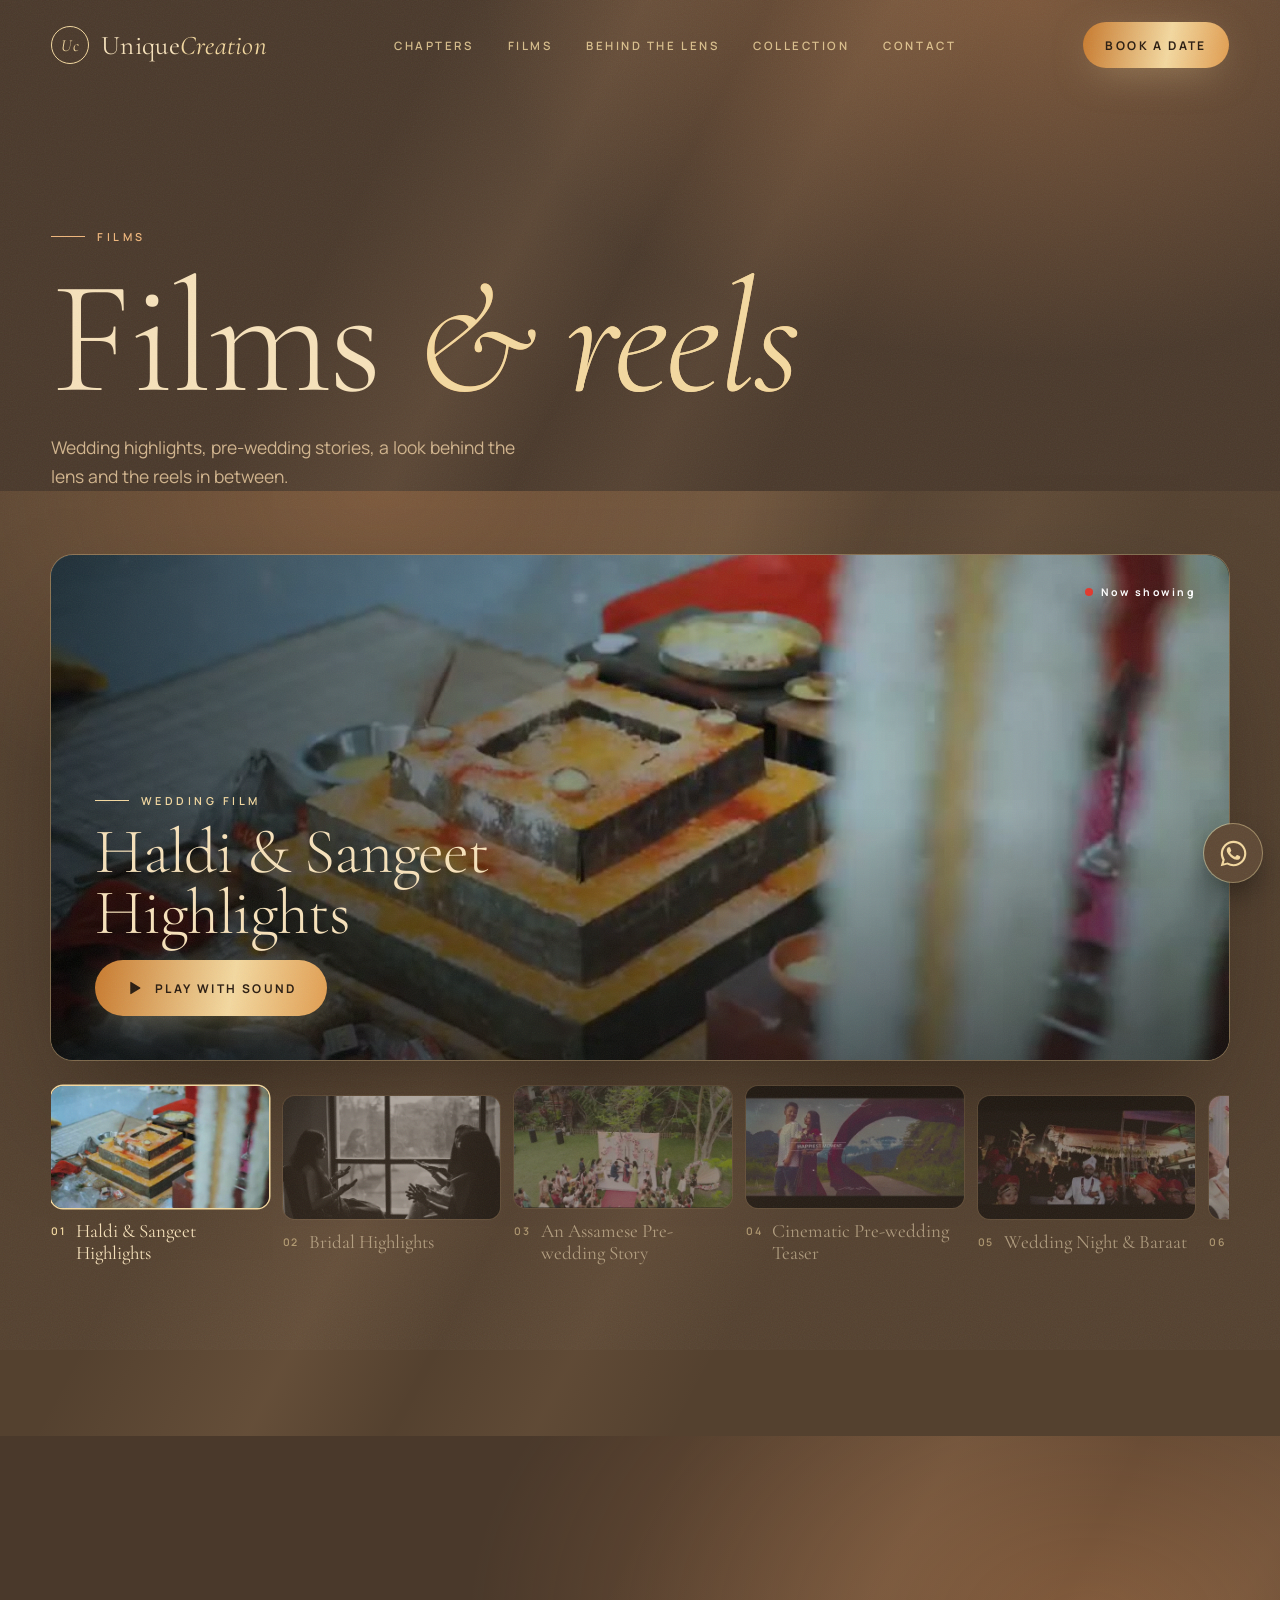
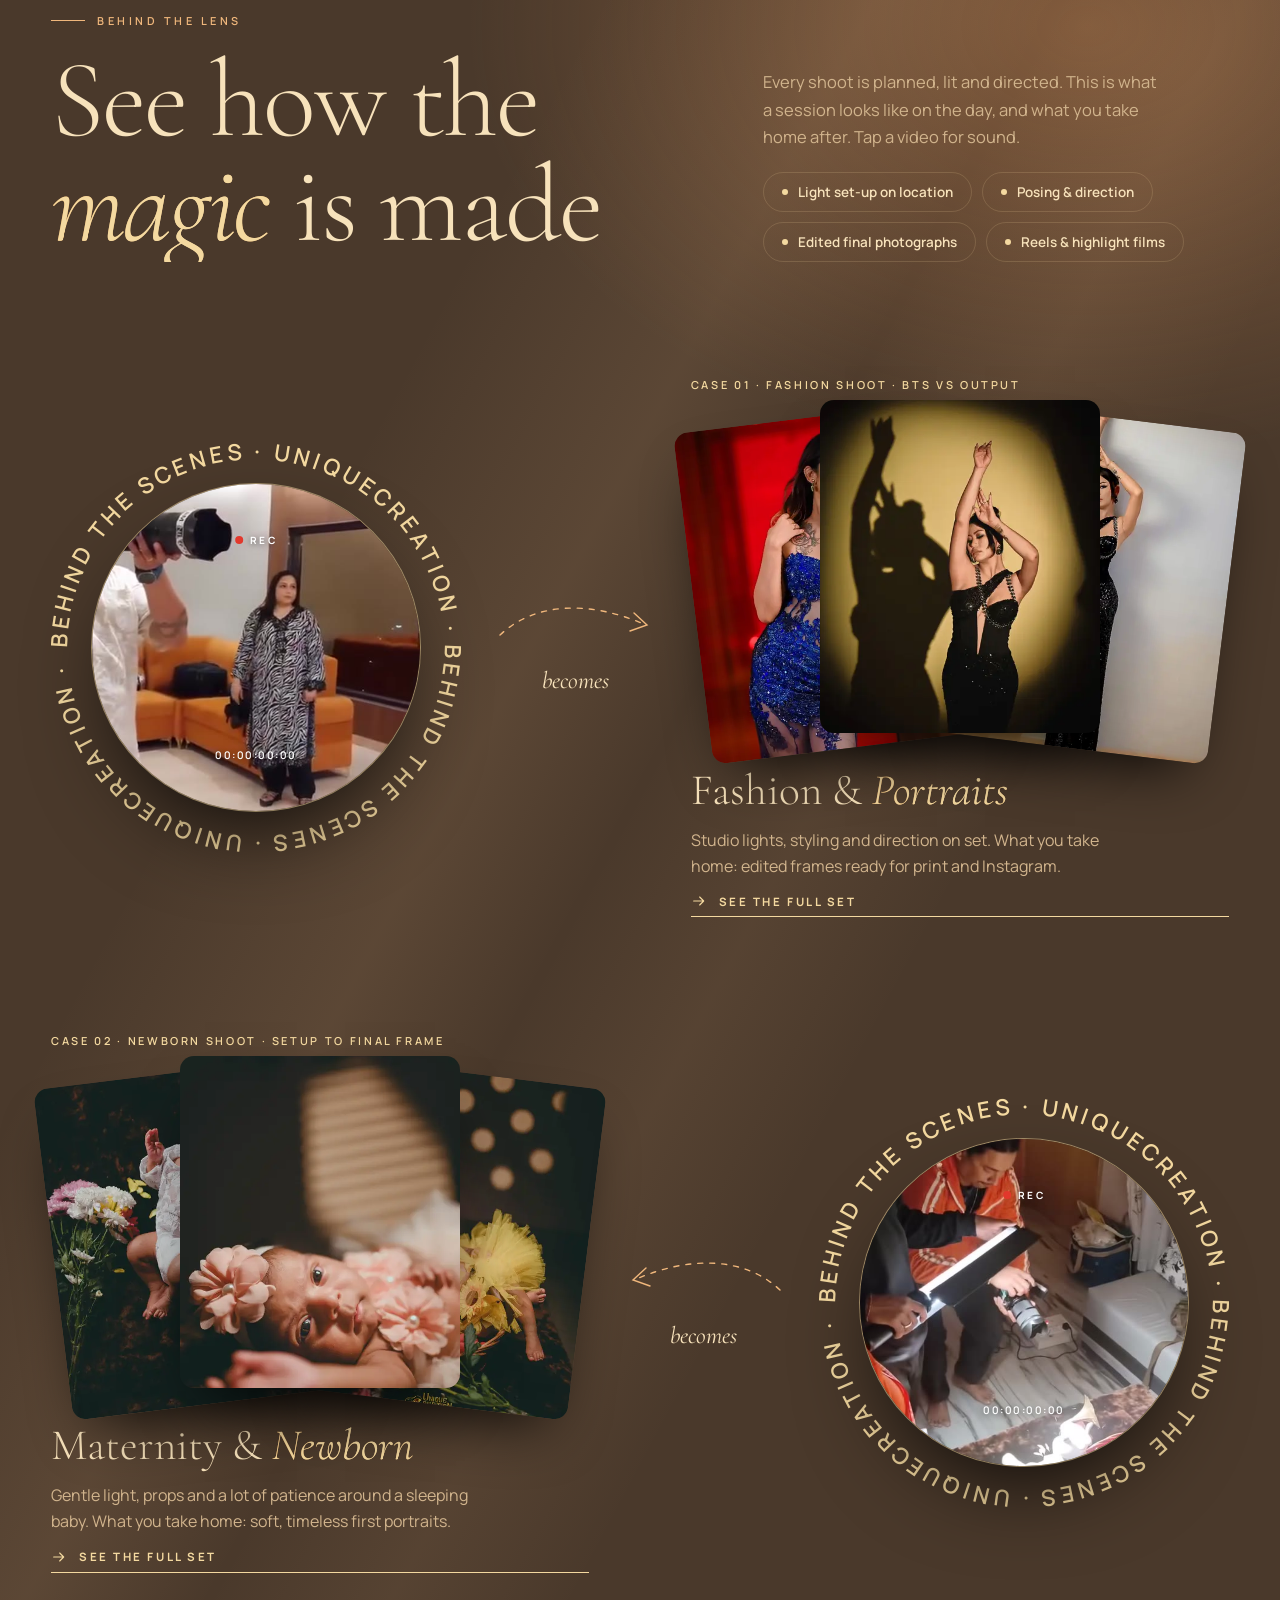
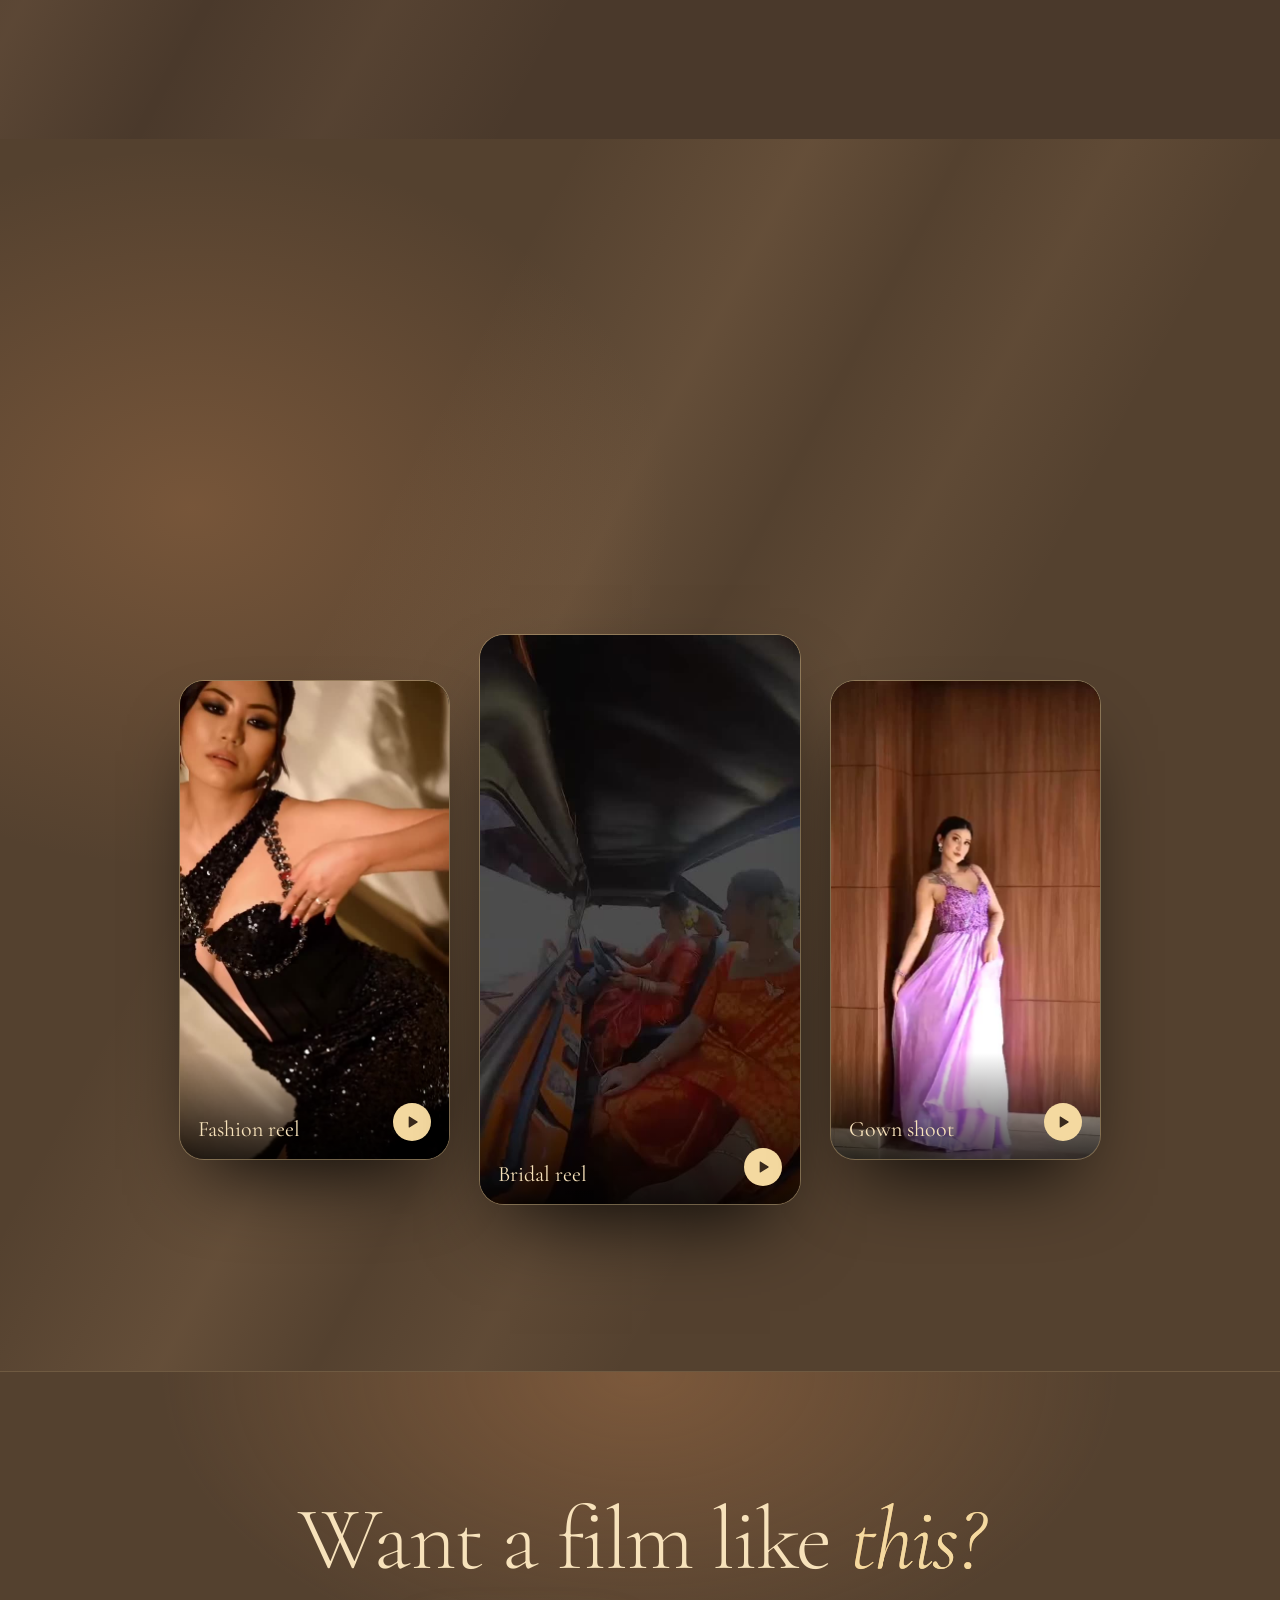
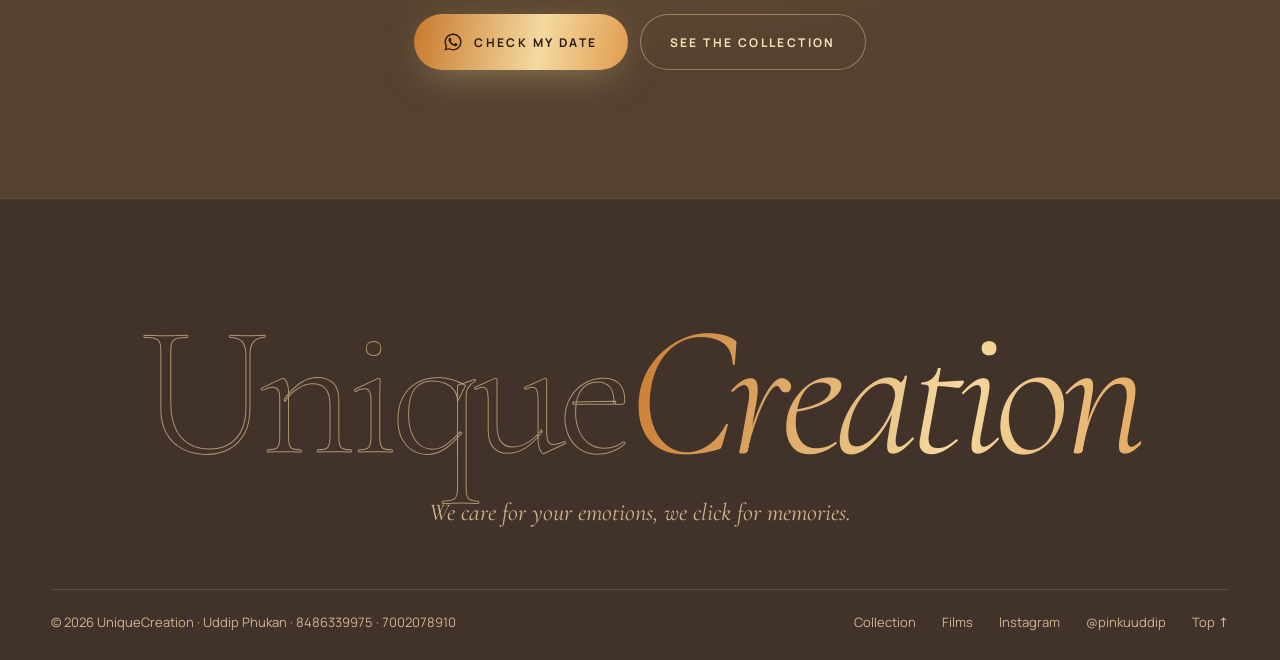
<file: C/films.html>
<!doctype html>
<html lang="en">
<head>
<meta charset="utf-8">
<meta name="viewport" content="width=device-width,initial-scale=1,viewport-fit=cover">
<title>Films & reels | UniqueCreation</title>
<meta name="description" content="Wedding films, pre-wedding stories, behind the scenes and reels by UniqueCreation, Uddip Phukan.">
<meta name="theme-color" content="#4a392b">
<meta property="og:title" content="Films & reels | UniqueCreation"><meta property="og:description" content="Wedding films, pre-wedding stories, behind the scenes and reels by UniqueCreation, Uddip Phukan."><meta property="og:image" content="assets/brand/og-image.jpg"><meta property="og:type" content="website">
<link rel="icon" href="assets/brand/favicon.svg" type="image/svg+xml">
<link rel="apple-touch-icon" href="assets/brand/apple-touch-icon.png">
<link rel="preload" href="assets/fonts/corm.woff" as="font" type="font/woff" crossorigin>
<link rel="stylesheet" href="css/style.css?v=3">

</head>
<body data-page="films" id="top">
<svg width="0" height="0" style="position:absolute" aria-hidden="true">
  <symbol id="i-wa" viewBox="0 0 24 24"><path fill="currentColor" d="M17.47 14.38c-.3-.15-1.76-.87-2.03-.97-.27-.1-.47-.15-.67.15-.2.3-.77.97-.94 1.17-.17.2-.35.22-.64.07-.3-.15-1.26-.46-2.4-1.48-.89-.79-1.49-1.77-1.66-2.07-.17-.3-.02-.46.13-.61.13-.13.3-.35.45-.52.15-.17.2-.3.3-.5.1-.2.05-.37-.03-.52-.07-.15-.67-1.62-.92-2.22-.24-.58-.49-.5-.67-.51h-.57c-.2 0-.52.07-.79.37-.27.3-1.04 1.02-1.04 2.48 0 1.46 1.07 2.88 1.21 3.07.15.2 2.1 3.2 5.08 4.49.71.31 1.26.49 1.69.63.71.23 1.36.2 1.87.12.57-.08 1.76-.72 2.01-1.41.25-.7.25-1.29.17-1.41-.07-.13-.27-.2-.57-.35zM12.05 21.5h-.01a9.4 9.4 0 0 1-4.8-1.32l-.34-.2-3.56.93.95-3.47-.22-.36a9.42 9.42 0 0 1-1.44-5.02c0-5.2 4.23-9.43 9.44-9.43a9.37 9.37 0 0 1 6.67 2.77 9.37 9.37 0 0 1 2.76 6.67c0 5.2-4.24 9.43-9.45 9.43zm8.03-17.47A11.28 11.28 0 0 0 12.05.7C5.8.7.7 5.79.7 12.05c0 2 .52 3.95 1.52 5.67L.6 23.3l5.72-1.5a11.33 11.33 0 0 0 5.72 1.46h.01c6.25 0 11.34-5.09 11.35-11.35 0-3.03-1.18-5.88-3.32-8.02z"/></symbol>
  <symbol id="i-ig" viewBox="0 0 24 24"><g fill="none" stroke="currentColor" stroke-width="1.7"><rect x="3" y="3" width="18" height="18" rx="5"/><circle cx="12" cy="12" r="4.2"/></g><circle cx="17.4" cy="6.6" r="1.1" fill="currentColor"/></symbol>
  <symbol id="i-fb" viewBox="0 0 24 24"><path fill="currentColor" d="M13.5 21.5v-8h2.7l.4-3.2h-3.1V8.3c0-.9.3-1.6 1.6-1.6h1.7V3.9c-.3 0-1.3-.1-2.5-.1-2.4 0-4.1 1.5-4.1 4.2v2.3H7.5v3.2h2.7v8h3.3z"/></symbol>
  <symbol id="i-phone" viewBox="0 0 24 24"><path fill="none" stroke="currentColor" stroke-width="1.7" stroke-linejoin="round" d="M5 3.5h3.2l1.6 4.2-2.1 1.4a11 11 0 0 0 7.2 7.2l1.4-2.1 4.2 1.6V19a1.6 1.6 0 0 1-1.7 1.6A16.6 16.6 0 0 1 3.4 5.2 1.6 1.6 0 0 1 5 3.5z"/></symbol>
  <symbol id="i-mail" viewBox="0 0 24 24"><g fill="none" stroke="currentColor" stroke-width="1.7"><rect x="3" y="5" width="18" height="14" rx="2.5"/><path d="m4 7 8 6 8-6"/></g></symbol>
  <symbol id="i-arrow" viewBox="0 0 24 24"><path fill="none" stroke="currentColor" stroke-width="1.7" stroke-linecap="round" stroke-linejoin="round" d="M4 12h15m-6-6 6 6-6 6"/></symbol>
  <symbol id="i-diag" viewBox="0 0 24 24"><path fill="none" stroke="currentColor" stroke-width="1.7" stroke-linecap="round" stroke-linejoin="round" d="M7 17 17 7M9 7h8v8"/></symbol>
  <symbol id="i-play" viewBox="0 0 24 24"><path fill="currentColor" d="M7 4.6v14.8a.8.8 0 0 0 1.2.7l12-7.4a.8.8 0 0 0 0-1.4l-12-7.4A.8.8 0 0 0 7 4.6z"/></symbol>
  <symbol id="i-close" viewBox="0 0 24 24"><path fill="none" stroke="currentColor" stroke-width="1.7" stroke-linecap="round" d="m5 5 14 14M19 5 5 19"/></symbol>
  <symbol id="i-left" viewBox="0 0 24 24"><path fill="none" stroke="currentColor" stroke-width="1.7" stroke-linecap="round" stroke-linejoin="round" d="M15 5 8 12l7 7"/></symbol>
  <symbol id="i-right" viewBox="0 0 24 24"><path fill="none" stroke="currentColor" stroke-width="1.7" stroke-linecap="round" stroke-linejoin="round" d="m9 5 7 7-7 7"/></symbol>
  <symbol id="i-pin" viewBox="0 0 24 24"><g fill="none" stroke="currentColor" stroke-width="1.7"><path d="M12 21s-7-6.2-7-11.5a7 7 0 0 1 14 0C19 14.8 12 21 12 21z"/><circle cx="12" cy="9.5" r="2.5"/></g></symbol>
  <symbol id="i-cam" viewBox="0 0 24 24"><g fill="none" stroke="currentColor" stroke-width="1.7" stroke-linejoin="round"><path d="M3 8.5A1.5 1.5 0 0 1 4.5 7h3l1.5-2.5h6L16.5 7h3A1.5 1.5 0 0 1 21 8.5v9a1.5 1.5 0 0 1-1.5 1.5h-15A1.5 1.5 0 0 1 3 17.5z"/><circle cx="12" cy="13" r="3.6"/></g></symbol>
  <symbol id="i-film" viewBox="0 0 24 24"><g fill="none" stroke="currentColor" stroke-width="1.7" stroke-linejoin="round"><rect x="3" y="6" width="13" height="12" rx="2"/><path d="m16 10.5 5-3v9l-5-3z"/></g></symbol>
  <symbol id="i-plane" viewBox="0 0 24 24"><path fill="none" stroke="currentColor" stroke-width="1.7" stroke-linejoin="round" d="m21 4-8.5 17-2.2-7.3L3 11.5z"/></symbol>
  <symbol id="i-star" viewBox="0 0 24 24"><path fill="currentColor" d="M12 0c.9 6.4 5.6 11.1 12 12-6.4.9-11.1 5.6-12 12-.9-6.4-5.6-11.1-12-12 6.4-.9 11.1-5.6 12-12z"/></symbol>
</svg>

<a class="sr-only" href="#main">Skip to content</a>
<div class="cur" aria-hidden="true"><div class="cur__r"><span></span></div><div class="cur__d"></div></div>
<header class="hd">
  <a class="logo" href="index.html" aria-label="UniqueCreation, home"><i>Uc</i><span>Unique<em>Creation</em></span></a>
  <nav aria-label="Main"><a href="index.html#chapters">Chapters</a><a href="films.html">Films</a><a href="index.html#bts">Behind the lens</a><a href="gallery.html">Collection</a><a href="index.html#contact">Contact</a></nav>
  <a class="btn hd__cta" href="https://wa.me/918486339975?text=Hi%20UniqueCreation%2C%20I%27d%20like%20to%20enquire%20about%20photography." target="_blank" rel="noopener"><span>Book a date</span></a>
  <button class="mb" type="button" aria-expanded="false" aria-controls="mn">Menu<i></i></button>
</header>
<div class="mn" id="mn" aria-hidden="true">
  <div class="mn__t"><span class="logo"><i>Uc</i><span>Unique<em>Creation</em></span></span><button class="x" type="button" data-close aria-label="Close menu"><svg aria-hidden="true"><use href="#i-close"/></svg></button></div>
  <nav aria-label="Mobile"><a href="index.html#chapters"><small>01</small>Chapters</a><a href="films.html"><small>02</small>Films</a><a href="index.html#bts"><small>03</small>Behind the lens</a><a href="gallery.html"><small>04</small>Collection</a><a href="index.html#contact"><small>05</small>Contact</a></nav>
  <div class="mn__f"><span class="eyebrow">Call or WhatsApp</span><a href="tel:+918486339975">84863 39975</a><a href="tel:+917002078910">70020 78910</a></div>
</div>
<main id="main">

<section class="ph" style="padding-bottom:0"><div class="wrap"><span class="eyebrow">Films</span><h1 class="disp" style="margin-top:22px">Films <em class="gold">&amp; reels</em></h1><p>Wedding highlights, pre-wedding stories, a look behind the lens and the reels in between.</p></div></section>
<section class="ns" id="films" style="padding-top:clamp(40px,5vw,70px)"><div class="wrap">
  
  <div class="screen rv">
    <img src="assets/video/film1.jpg" alt="" loading="lazy"><video muted loop playsinline preload="none"></video>
    <span class="screen__sh"></span><span class="screen__live"><i></i>Now showing</span>
    <div class="screen__in"><span class="eyebrow screen__g">Wedding film</span><h3 class="screen__t">Haldi & Sangeet Highlights</h3><a class="btn" href="#" data-play="assets/video/film1.mp4" data-title="Haldi & Sangeet Highlights" data-poster="assets/video/film1.jpg"><svg aria-hidden="true"><use href="#i-play"/></svg><span>Play with sound</span></a></div>
  </div>
  <div class="strip"><button class="th" type="button" data-src="assets/video/film1.mp4" data-title="Haldi & Sangeet Highlights" data-tag="Wedding film" data-poster="assets/video/film1.jpg" data-cursor="Play"><span class="th__m"><img src="assets/video/film1.jpg" alt="" loading="lazy"><span class="th__p"></span></span><span class="th__t"><b>01</b>Haldi & Sangeet Highlights</span></button><button class="th" type="button" data-src="assets/video/film8.mp4" data-title="Bridal Highlights" data-tag="Wedding film" data-poster="assets/video/film8.jpg" data-cursor="Play"><span class="th__m"><img src="assets/video/film8.jpg" alt="" loading="lazy"><span class="th__p"></span></span><span class="th__t"><b>02</b>Bridal Highlights</span></button><button class="th" type="button" data-src="assets/video/film2.mp4" data-title="An Assamese Pre-wedding Story" data-tag="Pre-wedding" data-poster="assets/video/film2.jpg" data-cursor="Play"><span class="th__m"><img src="assets/video/film2.jpg" alt="" loading="lazy"><span class="th__p"></span></span><span class="th__t"><b>03</b>An Assamese Pre-wedding Story</span></button><button class="th" type="button" data-src="assets/video/film3.mp4" data-title="Cinematic Pre-wedding Teaser" data-tag="Pre-wedding" data-poster="assets/video/film3.jpg" data-cursor="Play"><span class="th__m"><img src="assets/video/film3.jpg" alt="" loading="lazy"><span class="th__p"></span></span><span class="th__t"><b>04</b>Cinematic Pre-wedding Teaser</span></button><button class="th" type="button" data-src="assets/video/film6.mp4" data-title="Wedding Night & Baraat" data-tag="Wedding film" data-poster="assets/video/film6.jpg" data-cursor="Play"><span class="th__m"><img src="assets/video/film6.jpg" alt="" loading="lazy"><span class="th__p"></span></span><span class="th__t"><b>05</b>Wedding Night & Baraat</span></button><button class="th" type="button" data-src="assets/video/film7.mp4" data-title="Ceremony & Rituals" data-tag="Wedding film" data-poster="assets/video/film7.jpg" data-cursor="Play"><span class="th__m"><img src="assets/video/film7.jpg" alt="" loading="lazy"><span class="th__p"></span></span><span class="th__t"><b>06</b>Ceremony & Rituals</span></button><button class="th" type="button" data-src="assets/video/film4.mp4" data-title="Hills & Valleys, Pre-wedding" data-tag="Pre-wedding" data-poster="assets/video/film4.jpg" data-cursor="Play"><span class="th__m"><img src="assets/video/film4.jpg" alt="" loading="lazy"><span class="th__p"></span></span><span class="th__t"><b>07</b>Hills & Valleys, Pre-wedding</span></button><button class="th" type="button" data-src="assets/video/film5.mp4" data-title="Pre-wedding on the Ridge" data-tag="Pre-wedding" data-poster="assets/video/film5.jpg" data-cursor="Play"><span class="th__m"><img src="assets/video/film5.jpg" alt="" loading="lazy"><span class="th__p"></span></span><span class="th__t"><b>08</b>Pre-wedding on the Ridge</span></button><button class="th" type="button" data-src="assets/video/film10.mp4" data-title="The Wedding Day" data-tag="Wedding film" data-poster="assets/video/film10.jpg" data-cursor="Play"><span class="th__m"><img src="assets/video/film10.jpg" alt="" loading="lazy"><span class="th__p"></span></span><span class="th__t"><b>09</b>The Wedding Day</span></button><button class="th" type="button" data-src="assets/video/film9.mp4" data-title="A First Birthday Story" data-tag="Family" data-poster="assets/video/film9.jpg" data-cursor="Play"><span class="th__m"><img src="assets/video/film9.jpg" alt="" loading="lazy"><span class="th__p"></span></span><span class="th__t"><b>10</b>A First Birthday Story</span></button></div>
</div></section>
<section class="bt" id="bts"><div class="wrap">
  <div class="sh"><div><span class="eyebrow rv">Behind the lens</span><h2 class="disp" data-lines style="margin-top:22px"><span class="ln"><span>See how the</span></span><span class="ln"><span><em class="gold">magic</em> is made</span></span></h2></div>
  <div class="rv"><p>Every shoot is planned, lit and directed. This is what a session looks like on the day, and what you take home after. Tap a video for sound.</p>
  <ul class="bt__inc"><li>Light set-up on location</li><li>Posing &amp; direction</li><li>Edited final photographs</li><li>Reels &amp; highlight films</li></ul></div></div>
  <article class="case">
    <div class="orb rv" role="button" tabindex="0" data-play="assets/video/bts1.mp4" data-title="Behind the lens: Fashion shoot" data-poster="assets/video/bts1.jpg" data-cursor="Sound" aria-label="Play behind the scenes video: Fashion shoot">
      <svg class="orb__ring" viewBox="0 0 200 200" aria-hidden="true"><defs><path id="or0" d="M100 100m-92 0a92 92 0 1 1 184 0a92 92 0 1 1-184 0"/></defs><text><textPath href="#or0" textLength="572" lengthAdjust="spacing">Behind the scenes &#183; UniqueCreation &#183; Behind the scenes &#183; UniqueCreation &#183; </textPath></text></svg>
      <div class="orb__v"><video data-src="assets/video/bts1.mp4" poster="assets/video/bts1.jpg" muted loop playsinline preload="none"></video><span class="orb__rec"><i></i>REC</span><span class="orb__tc">00:00:00:00</span><span class="orb__pl">Watch<br>with sound</span></div>
    </div>
    <div class="case__ar" aria-hidden="true"><svg viewBox="0 0 160 60"><path d="M4 40C40 6 96 6 150 30"/><path d="M138 18l13 12-17 6"/></svg><em>becomes</em></div>
    <div class="case__res rv" style="--d:.15s">
      <span class="case__tag">Case 01 &middot; Fashion shoot &middot; BTS vs output</span>
      <div class="fan"><img src="assets/img/fashion-03-t.webp" alt="Fashion &amp; Portraits by UniqueCreation" loading="lazy"><img src="assets/img/fashion-07-t.webp" alt="Fashion &amp; Portraits by UniqueCreation" loading="lazy"><img src="assets/img/fashion-10-t.webp" alt="Fashion &amp; Portraits by UniqueCreation" loading="lazy"></div>
      <h3>Fashion &amp; <em class="gold">Portraits</em></h3><p>Studio lights, styling and direction on set. What you take home: edited frames ready for print and Instagram.</p>
      <a class="lnk" href="gallery.html?a=fashion"><svg aria-hidden="true"><use href="#i-arrow"/></svg><span>See the full set</span></a>
    </div>
  </article>
  <article class="case case--r">
    <div class="orb rv" role="button" tabindex="0" data-play="assets/video/bts2.mp4" data-title="Behind the lens: Newborn shoot" data-poster="assets/video/bts2.jpg" data-cursor="Sound" aria-label="Play behind the scenes video: Newborn shoot">
      <svg class="orb__ring" viewBox="0 0 200 200" aria-hidden="true"><defs><path id="or1" d="M100 100m-92 0a92 92 0 1 1 184 0a92 92 0 1 1-184 0"/></defs><text><textPath href="#or1" textLength="572" lengthAdjust="spacing">Behind the scenes &#183; UniqueCreation &#183; Behind the scenes &#183; UniqueCreation &#183; </textPath></text></svg>
      <div class="orb__v"><video data-src="assets/video/bts2.mp4" poster="assets/video/bts2.jpg" muted loop playsinline preload="none"></video><span class="orb__rec"><i></i>REC</span><span class="orb__tc">00:00:00:00</span><span class="orb__pl">Watch<br>with sound</span></div>
    </div>
    <div class="case__ar" aria-hidden="true"><svg viewBox="0 0 160 60"><path d="M4 40C40 6 96 6 150 30"/><path d="M138 18l13 12-17 6"/></svg><em>becomes</em></div>
    <div class="case__res rv" style="--d:.15s">
      <span class="case__tag">Case 02 &middot; Newborn shoot &middot; Setup to final frame</span>
      <div class="fan"><img src="assets/img/family-20-t.webp" alt="Maternity &amp; Newborn by UniqueCreation" loading="lazy"><img src="assets/img/family-18-t.webp" alt="Maternity &amp; Newborn by UniqueCreation" loading="lazy"><img src="assets/img/family-22-t.webp" alt="Maternity &amp; Newborn by UniqueCreation" loading="lazy"></div>
      <h3>Maternity &amp; <em class="gold">Newborn</em></h3><p>Gentle light, props and a lot of patience around a sleeping baby. What you take home: soft, timeless first portraits.</p>
      <a class="lnk" href="gallery.html?a=family"><svg aria-hidden="true"><use href="#i-arrow"/></svg><span>See the full set</span></a>
    </div>
  </article>
</div></section>
<section class="rl" id="reels"><div class="wrap">
  <div class="sh"><div><span class="eyebrow rv">Reels</span><h2 class="disp" data-lines style="margin-top:22px"><span class="ln"><span>Made for the <em class="gold">feed</em></span></span></h2></div><p class="rv">Short cuts from real shoots, made to be shared. Hover to play, tap for sound.</p></div></div>
  <div class="rl__g"><button class="rc" type="button" data-play="assets/video/reel1.mp4" data-title="Fashion reel" data-poster="assets/video/reel1.jpg" data-cursor="Play" aria-label="Play Fashion reel"><img src="assets/video/reel1.jpg" alt="" loading="lazy"><video data-src="assets/video/reel1-pv.mp4" muted loop playsinline preload="none"></video><span class="rc__c"><span>Fashion reel</span><svg aria-hidden="true"><use href="#i-play"/></svg></span></button><button class="rc" type="button" data-play="assets/video/reel3.mp4" data-title="Bridal reel" data-poster="assets/video/reel3.jpg" data-cursor="Play" aria-label="Play Bridal reel"><img src="assets/video/reel3.jpg" alt="" loading="lazy"><video data-src="assets/video/reel3-pv.mp4" muted loop playsinline preload="none"></video><span class="rc__c"><span>Bridal reel</span><svg aria-hidden="true"><use href="#i-play"/></svg></span></button><button class="rc" type="button" data-play="assets/video/reel2.mp4" data-title="Gown shoot" data-poster="assets/video/reel2.jpg" data-cursor="Play" aria-label="Play Gown shoot"><img src="assets/video/reel2.jpg" alt="" loading="lazy"><video data-src="assets/video/reel2-pv.mp4" muted loop playsinline preload="none"></video><span class="rc__c"><span>Gown shoot</span><svg aria-hidden="true"><use href="#i-play"/></svg></span></button></div>
</section>

<section class="cta2"><div class="wrap"><h2 class="disp">Want a film like <em class="gold">this?</em></h2><div class="row"><a class="btn" href="https://wa.me/918486339975?text=Hi%20UniqueCreation%2C%20I%27d%20like%20to%20enquire%20about%20photography." target="_blank" rel="noopener"><svg aria-hidden="true"><use href="#i-wa"/></svg><span>Check my date</span></a><a class="btn btn--ghost" href="gallery.html">See the collection</a></div></div></section>
</main>
<footer class="ft">
  <div class="wrap">
    <p class="ft__big" aria-hidden="true"><span>Unique</span><em class="gold">Creation</em></p>
    <p class="ft__tag">We care for your emotions, we click for memories.</p>
    <div class="ft__row">
      <span>&copy; <span data-year>2026</span> UniqueCreation &middot; Uddip Phukan &middot; 8486339975 &middot; 7002078910</span>
      <nav aria-label="Footer"><a href="gallery.html">Collection</a><a href="films.html">Films</a><a href="https://www.instagram.com/uniquecreationphotography/" target="_blank" rel="noopener">Instagram</a><a href="https://www.instagram.com/pinkuuddip/" target="_blank" rel="noopener">@pinkuuddip</a><a href="#top" data-top>Top &uarr;</a></nav>
    </div>
  </div>
</footer>
<a class="wa" href="https://wa.me/918486339975?text=Hi%20UniqueCreation%2C%20I%27d%20like%20to%20enquire%20about%20photography." target="_blank" rel="noopener" aria-label="Chat on WhatsApp" data-cursor="Chat"><svg aria-hidden="true"><use href="#i-wa"/></svg></a>
<div class="vm" role="dialog" aria-modal="true" aria-label="Video player" aria-hidden="true"><div class="vm__top"><h3></h3><button class="x" type="button" aria-label="Close video"><svg aria-hidden="true"><use href="#i-close"/></svg></button></div><div class="vm__st"></div></div>
<script src="js/data.js?v=3"></script>
<script src="js/main.js?v=3"></script>
</body>
</html>
</file>
<file: css/style.css>
/* UniqueCreation — Design B (editorial). Static, no frameworks. */
@font-face{font-family:"Bod";src:url(../assets/fonts/bodoni.woff) format("woff");font-weight:400 900;font-style:normal;font-display:swap}
@font-face{font-family:"Bod";src:url(../assets/fonts/bodoni-italic.woff) format("woff");font-weight:400 900;font-style:italic;font-display:swap}
@font-face{font-family:"Man";src:url(../assets/fonts/manrope.woff) format("woff");font-weight:200 800;font-style:normal;font-display:swap}

:root{
  --ivory:#f2ede4;--paper:#faf7f1;--ink:#1b1a17;--soft:#6b665d;--line:rgba(27,26,23,.18);
  --green:#1e3a2c;--green2:#2b5040;--turmeric:#d6981b;--rose:#c9605a;
  --serif:"Bod","Didot","Bodoni 72",Georgia,serif;--sans:"Man",system-ui,-apple-system,Segoe UI,Roboto,sans-serif;
  --expo:cubic-bezier(.16,1,.3,1);--io:cubic-bezier(.76,0,.24,1);
  --gut:clamp(18px,4vw,60px);
}
*,*::before,*::after{box-sizing:border-box}
*{margin:0}
html{-webkit-text-size-adjust:100%;scroll-padding-top:80px}
body{font:400 16.5px/1.6 var(--sans);background:var(--ivory);color:var(--ink);overflow-x:hidden;-webkit-font-smoothing:antialiased}
main,footer{overflow-x:clip}
img,video,svg{display:block;max-width:100%}
a{color:inherit;text-decoration:none}
button{font:inherit;color:inherit;background:none;border:0;cursor:pointer;padding:0}
::selection{background:var(--turmeric);color:var(--ink)}
:focus-visible{outline:2px solid var(--turmeric);outline-offset:4px}
.sr-only{position:absolute;width:1px;height:1px;overflow:hidden;clip:rect(0 0 0 0);white-space:nowrap}
.sr-only:focus{position:fixed;left:12px;top:12px;width:auto;height:auto;clip:auto;background:var(--ink);color:#fff;padding:10px 16px;z-index:999}
.wrap{width:min(1360px,100% - var(--gut)*2);margin-inline:auto}
.serif{font-family:var(--serif);font-variation-settings:"opsz" 96}
em{font-style:italic}
.lbl{font:700 11px/1.2 var(--sans);letter-spacing:.22em;text-transform:uppercase}
.lbl--soft{color:var(--soft)}
.h-xl{font-family:var(--serif);font-weight:400;font-variation-settings:"opsz" 96;font-size:clamp(50px,9vw,150px);line-height:.92;letter-spacing:-.025em}
.h-xl em{color:var(--green)}

/* links & buttons */
.btn{display:inline-flex;align-items:center;gap:12px;height:54px;padding:0 28px;border-radius:99px;font-weight:700;font-size:13px;letter-spacing:.14em;text-transform:uppercase;background:var(--ink);color:var(--ivory);position:relative;overflow:hidden;isolation:isolate;transition:color .45s var(--expo)}
.btn::before{content:"";position:absolute;inset:0;background:var(--turmeric);transform:translateY(101%);border-radius:inherit;transition:transform .55s var(--expo);z-index:-1}
.btn:hover::before{transform:none}
.btn:hover{color:var(--ink)}
.btn svg{width:18px;height:18px;flex:none}
.btn--light{background:var(--ivory);color:var(--ink)}
.btn--line{background:transparent;color:inherit;box-shadow:inset 0 0 0 1.5px currentColor}
.ulink{position:relative;display:inline-flex;align-items:center;gap:10px;font-weight:700;font-size:13px;letter-spacing:.16em;text-transform:uppercase;padding-bottom:6px}
.ulink::after{content:"";position:absolute;left:0;right:0;bottom:0;height:1.5px;background:currentColor;transform-origin:right;transition:transform .6s var(--expo)}
.ulink:hover::after{transform:scaleX(0)}
.ulink svg{width:16px;height:16px;transition:transform .5s var(--expo)}
.ulink:hover svg{transform:translateX(5px)}

/* loader */
.ld{position:fixed;inset:0;z-index:200;background:var(--ivory);display:none;flex-direction:column;justify-content:space-between;padding:var(--gut);transition:transform 1.1s var(--io)}
.js-ld .ld{display:flex}
.ld.done{transform:translateY(-100%)}
.ld__n{font-family:var(--serif);font-variation-settings:"opsz" 96;font-size:clamp(46px,9vw,140px);line-height:.95;letter-spacing:-.02em;overflow:hidden}
.ld__n span{display:block;animation:ldup 1s var(--expo) both}
.ld__n span:nth-child(2){font-style:italic;color:var(--green);animation-delay:.12s}
@keyframes ldup{from{transform:translateY(105%)}}
.ld__b{display:flex;justify-content:space-between;align-items:end}
.ld__c{font-family:var(--serif);font-size:clamp(64px,12vw,180px);line-height:.8;font-variant-numeric:tabular-nums}
.ld__bar{position:absolute;left:0;bottom:0;height:3px;background:var(--turmeric);width:calc(var(--p,0)*100%)}

/* custom cursor */
.cur{position:fixed;left:0;top:0;z-index:150;pointer-events:none;width:12px;height:12px;margin:-6px 0 0 -6px;border-radius:50%;background:var(--ink);display:grid;place-items:center;transition:width .45s var(--expo),height .45s var(--expo),margin .45s var(--expo),background .3s,opacity .3s;opacity:0}
.cur.on{opacity:1}
.cur span{font:700 10px var(--sans);letter-spacing:.18em;text-transform:uppercase;color:var(--ivory);opacity:0;transition:opacity .2s}
.cur.big{width:88px;height:88px;margin:-44px 0 0 -44px;background:var(--turmeric)}
.cur.big span{opacity:1;color:var(--ink)}
@media(hover:none),(pointer:coarse){.cur{display:none}}

/* header */
.hd{position:fixed;inset:0 0 auto;z-index:90;display:grid;grid-template-columns:auto 1fr;align-items:center;padding:20px var(--gut);color:#fff;mix-blend-mode:difference;transition:transform .6s var(--expo)}
.hd.hide{transform:translateY(-120%)}
.hd__l{display:none;gap:28px}
.hd__l a,.hd__r a{font-weight:700;font-size:12px;letter-spacing:.2em;text-transform:uppercase;position:relative}
.hd__l a::after,.hd__r a::after{content:"";position:absolute;left:0;right:0;bottom:-4px;height:1px;background:currentColor;transform:scaleX(0);transform-origin:left;transition:transform .5s var(--expo)}
.hd__l a:hover::after,.hd__r a:hover::after{transform:none}
.logo{grid-column:1;font-family:var(--serif);font-variation-settings:"opsz" 96;font-size:25px;letter-spacing:.01em;line-height:1;white-space:nowrap}
.logo em{font-style:italic}
.hd__r{display:flex;justify-content:flex-end;gap:28px}
.hd__r .d{display:none}
.mbtn{font-weight:700;font-size:12px;letter-spacing:.2em;text-transform:uppercase;display:flex;align-items:center;gap:10px}
.mbtn i{width:22px;height:8px;position:relative;display:block}
.mbtn i::before,.mbtn i::after{content:"";position:absolute;left:0;right:0;height:1.5px;background:currentColor;transition:transform .5s var(--expo)}
.mbtn i::before{top:0}.mbtn i::after{bottom:0}
@media(min-width:980px){.hd{grid-template-columns:1fr auto 1fr}.hd__l{display:flex}.logo{grid-column:2;font-size:28px}.hd__r .d{display:inline}.mbtn{display:none}}
.mn{position:fixed;inset:0;z-index:95;background:var(--green);color:var(--ivory);display:flex;flex-direction:column;justify-content:space-between;padding:22px var(--gut) 30px;clip-path:inset(0 0 100% 0);transition:clip-path .9s var(--io);visibility:hidden}
.mn.open{clip-path:inset(0);visibility:visible}
.mn__top{display:flex;justify-content:space-between;align-items:center}
.mn nav{display:grid;gap:4px}
.mn nav a{font-family:var(--serif);font-variation-settings:"opsz" 96;font-size:clamp(44px,12vw,80px);line-height:1.05;display:flex;gap:16px;align-items:baseline;opacity:0;transform:translateY(40px);transition:opacity .6s,transform .9s var(--expo)}
.mn nav a small{font:700 11px var(--sans);letter-spacing:.2em;color:var(--turmeric)}
.mn.open nav a{opacity:1;transform:none}
.mn.open nav a:nth-child(2){transition-delay:.05s}.mn.open nav a:nth-child(3){transition-delay:.1s}.mn.open nav a:nth-child(4){transition-delay:.15s}.mn.open nav a:nth-child(5){transition-delay:.2s}
.mn__f{display:grid;gap:8px;font-size:15px}
.mn__f a{font-family:var(--serif);font-size:26px}

/* zoom hero */
.zh{position:relative;height:250vh;background:var(--ivory)}
.zh__s{position:sticky;top:0;height:100vh;height:100svh;overflow:hidden}
.zh__f{position:absolute;inset:0;clip-path:inset(var(--t,30%) var(--l,35%) var(--t,30%) var(--l,35%) round var(--r,50%));will-change:clip-path;background:#cbbfae}
.zh__f img{position:absolute;left:50%;top:50%;width:100%;height:100%;max-width:none;object-fit:cover;transform-origin:50% 50%}
.zh__f img{opacity:0}
.zh__f img.on{opacity:1;z-index:2;animation:wipe 1.3s var(--io) both}
.zh__f img.was{opacity:1;z-index:1}
@keyframes wipe{from{clip-path:circle(0% at 50% 50%)}to{clip-path:circle(75% at 50% 50%)}}
.zh__sh{position:absolute;inset:0;z-index:3;background:linear-gradient(180deg,rgba(0,0,0,.25),rgba(0,0,0,.05) 35%,rgba(0,0,0,.55));opacity:var(--sh,0)}
.zh__t{position:absolute;z-index:4;font-family:var(--serif);font-variation-settings:"opsz" 96;font-weight:400;font-size:clamp(64px,13.2vw,230px);line-height:.85;letter-spacing:-.035em;pointer-events:none;will-change:transform}
.zh__t--1{left:var(--gut);top:calc(50% - .98em)}
.zh__t--2{right:var(--gut);top:calc(50% + .06em);font-style:italic;color:var(--green)}
.zh__t i{display:block;font-style:inherit;overflow:hidden;padding:.04em .06em .1em}
.zh__t i b{display:block;font-weight:400;transform:translateY(110%);animation:ldup 1.4s var(--expo) forwards;animation-name:rise}
@keyframes rise{to{transform:none}}
.js-ld .zh__t i b{animation-delay:1.7s}
.zh__cap{position:absolute;z-index:4;left:var(--gut);right:var(--gut);bottom:26px;display:grid;grid-template-columns:1fr auto 1fr;align-items:end;gap:12px;color:var(--ink);transition:color .4s}
.zh__cap.light{color:#fff}
.zh__cap .c{text-align:center;font-family:var(--serif);font-size:18px;font-style:italic}
.zh__cap .c b{font:700 11px var(--sans);letter-spacing:.2em;display:block;font-style:normal;margin-bottom:4px}
.zh__cap .r{justify-self:end;display:flex;align-items:center;gap:12px}
.zh__cap .r i{width:1.5px;height:44px;background:currentColor;position:relative;overflow:hidden;opacity:.5}
.zh__cap .r i::after{content:"";position:absolute;inset:0;background:var(--turmeric);animation:sc 2s var(--io) infinite}
@keyframes sc{from{transform:translateY(-100%)}to{transform:translateY(100%)}}
.zh__cap .l{display:none}
.zh__msg{position:absolute;z-index:5;left:50%;top:50%;width:min(900px,100% - var(--gut)*2);transform:translate(-50%,-50%);text-align:center;color:#fff;opacity:var(--mo,0);pointer-events:none}
.zh__msg.live{pointer-events:auto}
.zh__msg p{font-family:var(--serif);font-variation-settings:"opsz" 96;font-size:clamp(36px,6vw,92px);line-height:1;letter-spacing:-.02em;margin:16px 0 30px;text-wrap:balance;text-shadow:0 2px 30px rgba(0,0,0,.3)}
.zh__msg .row{display:flex;flex-wrap:wrap;gap:12px;justify-content:center}
@media(min-width:900px){.zh__cap .l{display:block}}
@media(max-width:899px){.zh__t--1{top:calc(50% - 1.62em)}.zh__t--2{top:calc(50% + .72em)}.zh__cap{grid-template-columns:1fr auto}.zh__cap .c{text-align:left}}

/* intro statement */
.st{padding:clamp(100px,14vw,200px) 0 clamp(80px,10vw,150px)}
.st__g{display:grid;gap:40px}
.st__p{font-family:var(--serif);font-variation-settings:"opsz" 72;font-size:clamp(30px,4.3vw,66px);line-height:1.12;letter-spacing:-.015em;text-wrap:pretty}
.st__p em{color:var(--green)}
.st__side{display:grid;gap:22px;align-content:start}
.st__side figure{position:relative;width:min(280px,70%);aspect-ratio:1;overflow:hidden;border-radius:50%}
.st__side img{width:100%;height:100%;object-fit:cover;transform:scale(1.15) translateY(var(--py,0));transition:transform .2s linear}
.st__side p{max-width:34ch;color:var(--soft)}
@media(min-width:960px){.st__g{grid-template-columns:200px 1fr 300px;gap:56px}}
[data-words] .wd{display:inline-block;overflow:hidden;vertical-align:top;padding:.08em .04em .14em;margin:-.08em -.04em -.14em}
[data-words] .wd>i{display:inline-block;font-style:inherit;transform:translateY(110%) rotate(4deg);transform-origin:0 100%;transition:transform 1.2s var(--expo);transition-delay:calc(var(--k)*.03s)}
[data-words].in .wd>i{transform:none}
.rv{opacity:0;transform:translateY(40px);transition:opacity 1s var(--expo),transform 1.2s var(--expo);transition-delay:var(--d,0s)}
.rv.in{opacity:1;transform:none}

/* horizontal categories */
.hs{position:relative;background:var(--paper);border-top:1px solid var(--line)}
.hs__s{position:sticky;top:0;height:100vh;height:100svh;overflow:hidden;display:flex;flex-direction:column;justify-content:center}
.hs__track{display:flex;gap:clamp(18px,2.4vw,40px);padding:0 var(--gut);width:max-content;will-change:transform;align-items:flex-end}
.hp{width:clamp(250px,27vw,430px);flex:none;display:block}
.hp__m{display:block;position:relative;aspect-ratio:4/5;overflow:hidden;border-radius:4px;background:#ddd2c1}
.hp:nth-of-type(even) .hp__m{border-radius:50%}
.hp__m img{width:100%;height:100%;object-fit:cover;transform:scale(1.08);transition:transform 1.4s var(--expo)}
.hp:hover .hp__m img{transform:scale(1)}
.hp__n{position:absolute;left:16px;top:14px;font:700 11px var(--sans);letter-spacing:.2em;color:#fff;mix-blend-mode:difference}
.hp:nth-of-type(even) .hp__n{left:50%;transform:translateX(-50%);top:9%}
.hp__t{display:flex;justify-content:space-between;align-items:baseline;gap:12px;padding-top:16px;border-bottom:1px solid var(--line);padding-bottom:12px}
.hp__t h3{font-family:var(--serif);font-weight:400;font-variation-settings:"opsz" 72;font-size:clamp(26px,2.4vw,38px);line-height:1;letter-spacing:-.01em}
.hp__t h3 em{color:var(--green)}
.hp__t span{font:700 11px var(--sans);letter-spacing:.16em;color:var(--soft);white-space:nowrap}
.hs__intro{width:clamp(270px,30vw,460px);flex:none;align-self:center;display:grid;gap:22px;padding-right:30px}
.hs__intro .h-xl{font-size:clamp(50px,6.6vw,108px)}
.hs__intro p{color:var(--soft);max-width:30ch}
.hs__bar{position:absolute;left:var(--gut);right:var(--gut);bottom:30px;height:1px;background:var(--line)}
.hs__bar i{position:absolute;inset:0;background:var(--ink);transform-origin:0 50%;transform:scaleX(var(--hp,0))}
.hs__cnt{position:absolute;right:var(--gut);bottom:44px;font:700 11px var(--sans);letter-spacing:.2em}
@media(max-width:819px){
  .hs{height:auto!important}.hs__s{position:relative;height:auto;padding:90px 0 70px}
  .hs__track{width:auto;overflow-x:auto;scroll-snap-type:x mandatory;scrollbar-width:none;transform:none!important;padding-bottom:10px;align-items:stretch;flex-wrap:nowrap}
  .hs__track::-webkit-scrollbar{display:none}
  .hp{width:72vw;scroll-snap-align:center}
  .hs__intro{display:none}
  .hs__wrapi{padding:0 var(--gut) 34px}
  .hs__bar,.hs__cnt{display:none}
}
@media(min-width:820px){.hs__wrapi{display:none}}

/* contact sheet */
.cs{padding:clamp(90px,12vw,170px) 0 clamp(80px,10vw,140px)}
.cs__h{display:flex;flex-wrap:wrap;justify-content:space-between;align-items:end;gap:20px 40px;margin-bottom:clamp(30px,5vw,60px)}
.cs__h p{max-width:36ch;color:var(--soft)}
.strip{position:relative;background:#211f1b;padding:30px 14px;border-radius:3px;margin-bottom:18px;box-shadow:0 30px 60px -40px rgba(27,26,23,.7)}
.strip:nth-child(odd){transform:rotate(-.6deg)}.strip:nth-child(even){transform:rotate(.5deg)}
.strip::before,.strip::after{content:"";position:absolute;left:10px;right:10px;height:10px;background:repeating-linear-gradient(90deg,transparent 0 10px,#f2ede4 10px 22px,transparent 22px 34px);opacity:.82;border-radius:2px;-webkit-mask:repeating-linear-gradient(90deg,#000 0 100%);}
.strip::before{top:10px}.strip::after{bottom:10px}
.strip__in{display:grid;grid-template-columns:repeat(2,1fr);gap:10px}
@media(min-width:700px){.strip__in{grid-template-columns:repeat(3,1fr)}}
@media(min-width:1050px){.strip__in{grid-template-columns:repeat(6,1fr)}}
.fr{position:relative;display:block;aspect-ratio:3/2;background:#000;cursor:zoom-in}
.fr img{width:100%;height:100%;object-fit:cover;filter:saturate(.95);transition:filter .4s}
.fr:hover img{filter:saturate(1.15)}
.fr__no{position:absolute;left:4px;bottom:-21px;font:700 9.5px var(--sans);letter-spacing:.14em;color:#e1a332}
.fr__mark{position:absolute;inset:-12px -10px;pointer-events:none;color:var(--rose);overflow:visible}
.fr__mark path{fill:none;stroke:currentColor;stroke-width:3;stroke-linecap:round;stroke-dasharray:600;stroke-dashoffset:600;transition:stroke-dashoffset 1.6s var(--io) .3s}
.in .fr__mark path{stroke-dashoffset:0}
.fr__ok{position:absolute;right:6px;top:4px;font-family:var(--serif);font-style:italic;font-size:22px;color:var(--rose);text-shadow:0 1px 3px rgba(0,0,0,.4)}
.loupe{position:fixed;left:0;top:0;z-index:120;width:230px;height:230px;margin:-115px 0 0 -115px;border-radius:50%;pointer-events:none;border:3px solid var(--ivory);box-shadow:0 20px 50px -10px rgba(0,0,0,.6),inset 0 0 0 1px rgba(0,0,0,.2);background-repeat:no-repeat;background-color:#111;opacity:0;transform:scale(.4);transition:opacity .25s,transform .4s var(--expo)}
.loupe.on{opacity:1;transform:none}
@media(hover:none),(pointer:coarse){.loupe{display:none}}
.cs__f{display:flex;justify-content:center;margin-top:44px}

/* films */
.fl{background:var(--green);color:var(--ivory);padding:clamp(90px,12vw,170px) 0;border-radius:28px 28px 0 0}
.fl .h-xl em{color:var(--turmeric)}
.fl__g{display:grid;gap:36px;margin-top:clamp(36px,5vw,70px)}
.fl__list{display:grid;align-content:start;border-top:1px solid rgba(242,237,228,.22)}
.fl__it{display:grid;grid-template-columns:40px 1fr auto;gap:14px;align-items:baseline;padding:20px 0;border-bottom:1px solid rgba(242,237,228,.22);text-align:left;width:100%;transition:padding .6s var(--expo),color .3s;color:rgba(242,237,228,.55)}
.fl__it b{font:700 11px var(--sans);letter-spacing:.2em}
.fl__it span{font-family:var(--serif);font-variation-settings:"opsz" 72;font-size:clamp(24px,2.4vw,36px);line-height:1.05}
.fl__it small{font:700 10px var(--sans);letter-spacing:.18em;text-transform:uppercase}
.fl__it.on,.fl__it:hover{color:var(--ivory);padding-left:14px}
.fl__it.on b{color:var(--turmeric)}
.fl__pl{position:relative;aspect-ratio:16/9;border-radius:6px;overflow:hidden;background:#0f1d16;align-self:start}
.fl__pl video,.fl__pl img{position:absolute;inset:0;width:100%;height:100%;object-fit:cover}
.fl__pl video{opacity:0;transition:opacity .6s}
.fl__pl video.on{opacity:1}
.fl__btn{position:absolute;left:50%;top:50%;transform:translate(-50%,-50%);width:120px;height:120px;border-radius:50%;background:rgba(242,237,228,.18);-webkit-backdrop-filter:blur(10px);backdrop-filter:blur(10px);border:1.5px solid rgba(242,237,228,.6);display:grid;place-items:center;text-align:center;font:700 10.5px/1.4 var(--sans);letter-spacing:.18em;text-transform:uppercase;color:#fff;transition:transform .6s var(--expo),background .3s}
.fl__btn:hover{transform:translate(-50%,-50%) scale(1.08);background:var(--turmeric);color:var(--ink)}
.fl__cap{position:absolute;left:18px;bottom:16px;right:18px;display:flex;justify-content:space-between;font:700 11px var(--sans);letter-spacing:.18em;text-transform:uppercase;color:#fff;text-shadow:0 1px 10px rgba(0,0,0,.5)}
.fl__more{margin-top:40px}
@media(min-width:980px){.fl__g{grid-template-columns:.9fr 1.3fr;gap:60px}.fl__pl{position:sticky;top:110px}}

/* reels fan */
.rf{padding:clamp(90px,12vw,170px) 0 clamp(80px,10vw,150px);overflow:hidden}
.rf__h{text-align:center;display:grid;gap:18px;justify-items:center;margin-bottom:clamp(40px,6vw,80px)}
.rf__h p{color:var(--soft);max-width:40ch}
.fan{position:relative;height:clamp(420px,46vw,620px);display:flex;justify-content:center}
.rc2{position:absolute;bottom:0;width:clamp(190px,19vw,280px);aspect-ratio:9/16;border-radius:22px;overflow:hidden;background:#111;box-shadow:0 30px 60px -25px rgba(27,26,23,.6);transform-origin:50% 120%;transition:transform 1.2s var(--expo),box-shadow .4s;transform:rotate(0) translateX(0)}
.rc2 img,.rc2 video{position:absolute;inset:0;width:100%;height:100%;object-fit:cover}
.rc2 video{opacity:0;transition:opacity .4s}
.rc2.play video{opacity:1}
.rc2__c{position:absolute;left:0;right:0;bottom:0;padding:40px 16px 16px;background:linear-gradient(transparent,rgba(0,0,0,.6));color:#fff;display:flex;justify-content:space-between;align-items:end;font-family:var(--serif);font-size:20px;line-height:1.1;text-align:left}
.rc2__c svg{width:34px;height:34px;flex:none;padding:9px;border-radius:50%;background:var(--ivory);color:var(--ink)}
.fan.in .rc2:nth-child(1){transform:translateX(-170%) rotate(-14deg)}
.fan.in .rc2:nth-child(2){transform:translateX(-88%) rotate(-7deg) translateY(-14px)}
.fan.in .rc2:nth-child(3){transform:translateY(-26px);z-index:3}
.fan.in .rc2:nth-child(4){transform:translateX(88%) rotate(7deg) translateY(-14px);z-index:2}
.fan.in .rc2:nth-child(5){transform:translateX(170%) rotate(14deg);z-index:1}
.fan.in .rc2:hover{z-index:5;box-shadow:0 40px 70px -25px rgba(27,26,23,.8)}
.fan.in .rc2:nth-child(1):hover{transform:translateX(-170%) rotate(-10deg) translateY(-40px)}
.fan.in .rc2:nth-child(2):hover{transform:translateX(-88%) rotate(-4deg) translateY(-50px)}
.fan.in .rc2:nth-child(3):hover{transform:translateY(-60px) scale(1.03)}
.fan.in .rc2:nth-child(4):hover{transform:translateX(88%) rotate(4deg) translateY(-50px)}
.fan.in .rc2:nth-child(5):hover{transform:translateX(170%) rotate(10deg) translateY(-40px)}
@media(max-width:819px){
  .fan{height:auto;display:flex;justify-content:flex-start;gap:14px;overflow-x:auto;scroll-snap-type:x mandatory;padding:20px var(--gut) 30px;scrollbar-width:none}
  .fan::-webkit-scrollbar{display:none}
  .rc2,.fan.in .rc2:nth-child(n){position:relative;transform:none!important;flex:none;width:62vw;scroll-snap-align:center}
}
.rf__f{display:flex;justify-content:center;margin-top:50px}

/* landscapes parallax */
.ls{position:relative;background:var(--paper);overflow:clip;border-top:1px solid var(--line)}
.ls__cols{display:grid;grid-template-columns:repeat(2,1fr);gap:clamp(12px,2vw,30px);padding:12vh var(--gut)}
.ls__col{display:grid;gap:clamp(12px,2vw,30px);align-content:start;will-change:transform}
.ls__col:nth-child(2){padding-top:18vh}
.ls__col:nth-child(3){padding-top:6vh;display:none}
.ls__col img{width:100%;border-radius:4px;object-fit:cover}
@media(min-width:900px){.ls__cols{grid-template-columns:repeat(3,1fr)}.ls__col:nth-child(3){display:grid}}
.ls__txt{position:absolute;inset:0;pointer-events:none;z-index:2}
.ls__card{position:sticky;top:calc(50vh - 170px);margin:0 auto;width:min(560px,100% - var(--gut)*2);background:var(--ivory);padding:clamp(28px,4vw,48px);text-align:center;pointer-events:auto;border-radius:28px;box-shadow:0 40px 80px -40px rgba(27,26,23,.6);display:grid;gap:16px;justify-items:center;margin-top:40vh}
.ls__card .h-xl{font-size:clamp(44px,6vw,92px)}
.ls__card p{color:var(--soft);max-width:34ch}

/* process */
.pr{padding:clamp(90px,12vw,170px) 0}
.pr__g{display:grid;gap:0;margin-top:clamp(40px,6vw,80px);border-top:1px solid var(--line)}
.pr__i{display:grid;grid-template-columns:auto 1fr;gap:10px 26px;padding:30px 0;border-bottom:1px solid var(--line)}
.pr__i b{font-family:var(--serif);font-style:italic;font-weight:400;font-size:clamp(60px,7vw,110px);line-height:.8;color:var(--turmeric);grid-row:span 2}
.pr__i h3{font-family:var(--serif);font-weight:400;font-variation-settings:"opsz" 72;font-size:clamp(28px,2.6vw,40px);line-height:1.05}
.pr__i p{color:var(--soft);max-width:40ch}
@media(min-width:900px){.pr__g{grid-template-columns:repeat(3,1fr);border-top:0}.pr__i{grid-template-columns:1fr;border-bottom:0;border-top:1px solid var(--ink);padding:30px 30px 0 0}.pr__i b{grid-row:auto;margin-bottom:20px}}

/* contact */
.ct{padding:clamp(90px,12vw,170px) 0;background:var(--paper);border-top:1px solid var(--line)}
.ct__g{display:grid;gap:56px;margin-top:clamp(40px,6vw,70px)}
.ct__nums{display:grid;gap:4px;align-content:start}
.ct__nums a{font-family:var(--serif);font-variation-settings:"opsz" 96;font-size:clamp(40px,5.4vw,86px);line-height:1.04;letter-spacing:-.01em;display:inline-block;width:max-content;max-width:100%;background:linear-gradient(var(--turmeric),var(--turmeric)) 0 92%/0 .14em no-repeat;transition:background-size .7s var(--expo)}
.ct__nums a:hover{background-size:100% .14em}
.ct__nums .lbl{margin:26px 0 8px}
.ct__soc{display:flex;flex-wrap:wrap;gap:12px 28px;margin-top:26px}
.form{display:grid;gap:26px;align-content:start}
.form .f{display:grid;gap:6px}
.form label{font:700 11px var(--sans);letter-spacing:.2em;text-transform:uppercase;color:var(--soft)}
.form input,.form select,.form textarea{font:400 22px/1.3 var(--serif);border:0;border-bottom:1.5px solid var(--ink);background:transparent;padding:8px 0 10px;color:var(--ink);border-radius:0;width:100%;-webkit-appearance:none;appearance:none}
.form select{background:url("data:image/svg+xml,%3Csvg xmlns='http://www.w3.org/2000/svg' width='14' height='9'%3E%3Cpath d='M1 1l6 6 6-6' fill='none' stroke='%231b1a17' stroke-width='1.6'/%3E%3C/svg%3E") right 4px center no-repeat}
.form textarea{min-height:80px;resize:vertical}
.form input:focus,.form select:focus,.form textarea:focus{outline:0;border-color:var(--turmeric)}
.form .two{display:grid;gap:26px}
.form small{color:var(--soft);font-size:13px}
@media(min-width:620px){.form .two{grid-template-columns:1fr 1fr}}
@media(min-width:980px){.ct__g{grid-template-columns:1fr 1fr;gap:90px}}

/* footer */
.ft{background:var(--green);color:var(--ivory);padding:clamp(60px,8vw,100px) 0 28px}
.ft__big{font-family:var(--serif);font-variation-settings:"opsz" 96;font-size:clamp(52px,14.4vw,240px);line-height:.85;letter-spacing:-.04em;white-space:nowrap;text-align:center}
.ft__big em{color:var(--turmeric)}
.ft__tag{text-align:center;font-family:var(--serif);font-style:italic;font-size:clamp(18px,1.8vw,24px);margin:18px 0 50px;opacity:.85}
.ft__row{display:flex;flex-wrap:wrap;gap:14px 30px;justify-content:space-between;border-top:1px solid rgba(242,237,228,.2);padding-top:22px;font-size:13px;color:rgba(242,237,228,.7)}
.ft nav{display:flex;flex-wrap:wrap;gap:8px 24px}
.ft a:hover{color:var(--turmeric)}
.wa{position:fixed;right:18px;bottom:18px;z-index:80;width:58px;height:58px;border-radius:50%;background:var(--green);color:var(--ivory);display:grid;place-items:center;box-shadow:0 14px 30px -10px rgba(27,26,23,.6);transition:transform .5s var(--expo),background .3s}
.wa:hover{transform:scale(1.08);background:#25d366;color:#fff}
.wa svg{width:28px;height:28px}

/* inner pages */
.ph{padding:clamp(130px,16vw,210px) 0 clamp(26px,3vw,40px)}
.ph .h-xl{font-size:clamp(60px,12vw,200px)}
.ph p{margin-top:22px;color:var(--soft);max-width:44ch;font-size:18px}
.tabs{display:flex;gap:6px 26px;overflow-x:auto;scrollbar-width:none;padding:18px var(--gut);margin:24px calc(var(--gut)*-1) 20px;border-block:1px solid var(--line);position:sticky;top:0;z-index:30;background:var(--ivory)}
.tabs::-webkit-scrollbar{display:none}
.tabs button{flex:none;font-family:var(--serif);font-size:21px;color:var(--soft);position:relative;padding:4px 0;transition:color .3s}
.tabs button sup{font:700 9.5px var(--sans);letter-spacing:.1em;margin-left:3px;vertical-align:top}
.tabs button::after{content:"";position:absolute;left:0;right:0;bottom:-2px;height:1.5px;background:var(--ink);transform:scaleX(0);transform-origin:left;transition:transform .5s var(--expo)}
.tabs button[aria-pressed=true]{color:var(--ink)}
.tabs button[aria-pressed=true]::after{transform:none}
.jg{display:flex;flex-wrap:wrap;gap:8px;padding-bottom:30px}
.jg::after{content:"";flex-grow:999}
.jg a{position:relative;display:block;overflow:hidden;background:#ddd2c1;border-radius:3px;animation:jin .9s var(--expo) both}
@keyframes jin{from{opacity:0;transform:translateY(30px)}}
.jg img{width:100%;height:100%;object-fit:cover;transition:transform 1.2s var(--expo)}
.jg a:hover img{transform:scale(1.06)}
.jg i{position:absolute;inset:0;background:linear-gradient(transparent 60%,rgba(0,0,0,.35));opacity:0;transition:opacity .4s}
.jg a:hover i{opacity:1}
.more{display:flex;justify-content:center;padding:20px 0 clamp(70px,9vw,120px)}
.ctaband{background:var(--turmeric);padding:clamp(60px,8vw,110px) 0;text-align:center}
.ctaband .h-xl{font-size:clamp(44px,7vw,110px);margin-bottom:30px}
.ctaband .h-xl em{color:var(--green)}
.ctaband .row{display:flex;flex-wrap:wrap;gap:12px;justify-content:center}
.flist{border-top:1px solid var(--ink);margin-bottom:clamp(60px,8vw,110px)}
.frow{display:grid;grid-template-columns:44px 1fr auto;gap:8px 20px;align-items:center;width:100%;text-align:left;padding:clamp(20px,2.4vw,32px) 0;border-bottom:1px solid var(--line);transition:padding .6s var(--expo),background .4s}
.frow b{font:700 11px var(--sans);letter-spacing:.2em;color:var(--soft)}
.frow span{font-family:var(--serif);font-variation-settings:"opsz" 96;font-size:clamp(30px,4.6vw,72px);line-height:1;letter-spacing:-.015em}
.frow small{font:700 10.5px var(--sans);letter-spacing:.18em;text-transform:uppercase;color:var(--soft);text-align:right}
.frow .th{grid-column:2/-1;display:block;aspect-ratio:16/9;border-radius:4px;overflow:hidden}
.frow .th img{width:100%;height:100%;object-fit:cover}
@media(hover:hover) and (min-width:900px){.frow:hover{padding-left:20px;background:var(--paper)}.frow .th{display:none}.frow span{transition:color .3s}.frow:hover span{color:var(--green);font-style:italic}}
@media(min-width:900px){.frow .th{display:none}}
.fpv{position:fixed;left:0;top:0;z-index:60;width:min(30vw,420px);aspect-ratio:16/9;border-radius:6px;overflow:hidden;pointer-events:none;opacity:0;transition:opacity .3s;box-shadow:0 30px 60px -20px rgba(27,26,23,.6)}
.fpv.on{opacity:1}
.fpv video{width:100%;height:100%;object-fit:cover}
@media(hover:none),(max-width:899px){.fpv{display:none}}
.rgrid{display:grid;grid-template-columns:repeat(2,1fr);gap:14px;padding-bottom:clamp(70px,9vw,120px)}
.rgrid .rc2{position:relative;width:100%;transform:none}
@media(min-width:760px){.rgrid{grid-template-columns:repeat(3,1fr);gap:22px}}
@media(min-width:1100px){.rgrid{grid-template-columns:repeat(5,1fr)}}
.sub{margin:0 0 30px}

/* lightbox & modal */
.lb,.vm{position:fixed;inset:0;z-index:160;display:flex;flex-direction:column;opacity:0;visibility:hidden;transition:opacity .5s var(--expo),visibility .5s}
.lb{background:var(--ivory)}
.vm{background:rgba(15,25,20,.94)}
.lb.open,.vm.open{opacity:1;visibility:visible}
.lb__top,.vm__top{display:flex;justify-content:space-between;align-items:center;padding:18px var(--gut);gap:20px}
.vm__top{color:var(--ivory)}
.vm__top h3,.lb__top h3{font-family:var(--serif);font-weight:400;font-size:clamp(22px,2.4vw,32px)}
.x{width:50px;height:50px;border-radius:50%;box-shadow:inset 0 0 0 1.5px currentColor;display:grid;place-items:center;flex:none;transition:transform .5s var(--expo),background .3s}
.x:hover{transform:rotate(90deg);background:var(--turmeric);color:var(--ink);box-shadow:none}
.x svg{width:18px;height:18px}
.lb__st{flex:1;min-height:0;display:flex;align-items:center;justify-content:center;padding:0 clamp(16px,8vw,120px);position:relative;touch-action:pan-y}
.lb__st img{max-width:100%;max-height:100%;width:auto;height:auto;object-fit:contain;transition:opacity .35s,transform .6s var(--expo)}
.lb__nv{position:absolute;top:50%;transform:translateY(-50%);z-index:2}
.lb__nv--p{left:14px}.lb__nv--n{right:14px}
.lb__bt{display:flex;justify-content:center;padding:16px;font:700 11px var(--sans);letter-spacing:.22em}
.vm__st{flex:1;min-height:0;display:grid;place-items:center;padding:0 var(--gut) 30px}
.vm__st video{max-width:100%;max-height:100%;border-radius:6px;background:#000}
@media(prefers-reduced-motion:reduce){*,*::before,*::after{animation-duration:.01ms!important;animation-iteration-count:1!important;transition-duration:.01ms!important}.rv{opacity:1;transform:none}.zh__t i b{transform:none}}
@media(max-width:899px){.frow{grid-template-columns:34px 1fr}.frow small{grid-column:2;text-align:left;margin-top:-4px}.frow>span:not(.th){font-size:clamp(28px,8vw,44px)}}

/* ---------- behind the lens ---------- */
.bts{position:relative;background:var(--paper);padding:0 0 clamp(90px,12vw,170px);overflow:clip;border-top:1px solid var(--line)}
.bts__tick{display:flex;width:max-content;padding:clamp(28px,4vw,50px) 0;animation:mq 46s linear infinite}
.bts__tick>div{display:flex;align-items:center;gap:clamp(20px,3vw,44px);padding-right:clamp(20px,3vw,44px)}
.bts__tick span{font-family:var(--serif);font-variation-settings:"opsz" 96;font-size:clamp(64px,11vw,190px);line-height:1;letter-spacing:-.02em;color:transparent;-webkit-text-stroke:1.2px var(--ink);white-space:nowrap}
.bts__tick span:nth-of-type(2n){font-style:italic;color:var(--ink);-webkit-text-stroke:0}
.bts__tick b{width:clamp(18px,2vw,30px);height:clamp(18px,2vw,30px);border-radius:50%;background:#e2382c;flex:none;animation:blink 1.2s steps(2,end) infinite}
@keyframes mq{to{transform:translateX(-50%)}}
@keyframes blink{50%{opacity:.15}}
.bts__h{display:grid;gap:26px;margin-top:clamp(20px,3vw,40px)}
.bts__h p{color:var(--soft);max-width:44ch;font-size:17px}
.bts__inc{list-style:none;padding:0;display:flex;flex-wrap:wrap;gap:10px;margin-top:22px}
.bts__inc li{display:flex;align-items:center;gap:8px;height:40px;padding:0 16px;border-radius:99px;box-shadow:inset 0 0 0 1px var(--line);background:var(--ivory);font-weight:600;font-size:13.5px}
.bts__inc li::before{content:"";width:16px;height:16px;border-radius:50%;background:var(--green) url("data:image/svg+xml,%3Csvg xmlns='http://www.w3.org/2000/svg' viewBox='0 0 16 16'%3E%3Cpath d='M4.5 8.3l2.2 2.2 4.8-5' fill='none' stroke='%23f2ede4' stroke-width='1.6' stroke-linecap='round' stroke-linejoin='round'/%3E%3C/svg%3E") center/100% no-repeat;flex:none}
@media(min-width:980px){.bts__h{grid-template-columns:1.2fr 1fr;align-items:end;gap:60px}}
.case{margin-top:clamp(70px,9vw,130px)}
.case__no{display:flex;align-items:center;gap:16px;margin-bottom:clamp(26px,3.6vw,46px)}
.case__no i{flex:1;height:1px;background:var(--line)}
.case__g{display:grid;gap:30px;justify-items:center}
@media(min-width:900px){.case__g{grid-template-columns:auto 150px 1fr;align-items:center;justify-items:stretch;gap:20px}.case--r .case__g{grid-template-columns:1fr 150px auto}.case--r .vf{order:3}.case--r .case__ar{order:2;transform:scaleX(-1)}.case--r .case__ar em{transform:scaleX(-1)}.case--r .case__res{order:1}}
/* viewfinder */
.vf{position:relative;width:min(340px,82vw);aspect-ratio:9/16;border-radius:28px;overflow:hidden;background:#0d0d0c;border:10px solid var(--ink);box-shadow:0 0 0 1px rgba(27,26,23,.2),0 50px 90px -40px rgba(27,26,23,.75);cursor:pointer;isolation:isolate}
@media(min-width:900px){.vf{width:clamp(280px,25vw,370px)}}
.vf video{position:absolute;inset:0;width:100%;height:100%;object-fit:cover}
.vf__sh{position:absolute;inset:0;background:linear-gradient(rgba(0,0,0,.35),transparent 18%,transparent 78%,rgba(0,0,0,.5));pointer-events:none}
.vf__c{position:absolute;width:26px;height:26px;border:0 solid rgba(255,255,255,.9);pointer-events:none}
.vf__c--tl{left:14px;top:14px;border-width:2px 0 0 2px}.vf__c--tr{right:14px;top:14px;border-width:2px 2px 0 0}
.vf__c--bl{left:14px;bottom:14px;border-width:0 0 2px 2px}.vf__c--br{right:14px;bottom:14px;border-width:0 2px 2px 0}
.vf__rec,.vf__tc,.vf__mode,.vf__bat{position:absolute;font:700 10.5px/1 var(--sans);letter-spacing:.16em;color:#fff;text-transform:uppercase;text-shadow:0 1px 4px rgba(0,0,0,.5);pointer-events:none}
.vf__rec{left:28px;top:28px;display:flex;align-items:center;gap:7px}
.vf__rec i{width:9px;height:9px;border-radius:50%;background:#e2382c;animation:blink 1.2s steps(2,end) infinite}
.vf__bat{right:28px;top:27px;width:24px;height:11px;border:1.5px solid #fff;border-radius:2px}
.vf__bat::after{content:"";position:absolute;right:-4px;top:2.5px;width:2px;height:4px;background:#fff}
.vf__bat i{position:absolute;inset:1.5px;right:6px;background:#fff}
.vf__tc{left:28px;bottom:28px;font-variant-numeric:tabular-nums;letter-spacing:.1em}
.vf__mode{right:28px;bottom:28px;opacity:.85}
.vf__focus{position:absolute;left:50%;top:50%;width:70px;height:70px;margin:-35px 0 0 -35px;border:1.5px solid rgba(255,255,255,.75);border-radius:6px;pointer-events:none;animation:focus 4s var(--expo) infinite}
.vf__focus::before,.vf__focus::after{content:"";position:absolute;background:rgba(255,255,255,.75)}
.vf__focus::before{left:50%;top:-8px;bottom:-8px;width:1.5px;margin-left:-.75px;-webkit-mask:linear-gradient(#000 0 8px,transparent 8px calc(100% - 8px),#000 0)}
.vf__focus::after{top:50%;left:-8px;right:-8px;height:1.5px;margin-top:-.75px;-webkit-mask:linear-gradient(90deg,#000 0 8px,transparent 8px calc(100% - 8px),#000 0)}
@keyframes focus{0%,100%{transform:scale(1);opacity:.8}8%{transform:scale(1.25);opacity:1}16%{transform:scale(.92)}22%{transform:scale(1);border-color:#7ee08a}40%{border-color:rgba(255,255,255,.75)}}
.vf__snd{position:absolute;left:50%;bottom:58px;transform:translate(-50%,10px);display:flex;align-items:center;gap:8px;height:42px;padding:0 18px;border-radius:99px;background:var(--turmeric);color:var(--ink);font:700 11px var(--sans);letter-spacing:.16em;text-transform:uppercase;white-space:nowrap;opacity:0;transition:opacity .4s,transform .6s var(--expo)}
.vf__snd svg{width:14px;height:14px}
.vf:hover .vf__snd,.vf:focus-visible .vf__snd{opacity:1;transform:translate(-50%,0)}
@media(hover:none){.vf__snd{opacity:1;transform:translate(-50%,0)}}
.vf:hover .vf__focus{animation-duration:2s}
/* arrow */
.case__ar{display:grid;justify-items:center;gap:4px;color:var(--turmeric);transform:rotate(90deg);width:110px}
.case__ar svg{width:110px;height:44px;overflow:visible}
.case__ar path{fill:none;stroke:currentColor;stroke-width:2;stroke-linecap:round;stroke-linejoin:round;stroke-dasharray:6 7;animation:dash 1.4s linear infinite}
.case__ar path+path{stroke-dasharray:none;animation:none}
.case__ar em{font-family:var(--serif);font-size:22px;color:var(--ink);transform:rotate(-90deg)}
@keyframes dash{to{stroke-dashoffset:-26}}
@media(min-width:900px){.case__ar{transform:none;width:auto}.case__ar svg{width:150px;height:56px}.case__ar em{transform:none}}
/* result */
.case__res{display:grid;gap:14px;width:100%;max-width:560px}
@media(min-width:900px){.case__res{justify-self:center}}
.res{display:grid;grid-template-columns:1.25fr 1fr;grid-template-rows:1fr 1fr;gap:12px;margin:6px 0 10px}
.res img{width:100%;height:100%;object-fit:cover}
.res img:first-child{grid-row:span 2;aspect-ratio:4/5;border-radius:6px}
.res img:not(:first-child){aspect-ratio:1;border-radius:50%;align-self:center}
.case__res h3{font-family:var(--serif);font-weight:400;font-variation-settings:"opsz" 72;font-size:clamp(30px,3vw,46px);line-height:1}
.case__res p{color:var(--soft);max-width:42ch}
/* 3-card reel fan */
.fan--3.in .rc2:nth-child(1){transform:translateX(-96%) rotate(-9deg)}
.fan--3.in .rc2:nth-child(2){transform:translateY(-24px);z-index:3}
.fan--3.in .rc2:nth-child(3){transform:translateX(96%) rotate(9deg);z-index:2}
.fan--3.in .rc2:nth-child(1):hover{transform:translateX(-96%) rotate(-6deg) translateY(-40px)}
.fan--3.in .rc2:nth-child(2):hover{transform:translateY(-56px) scale(1.03)}
.fan--3.in .rc2:nth-child(3):hover{transform:translateX(96%) rotate(6deg) translateY(-40px)}
@media(min-width:1100px){.rgrid{grid-template-columns:repeat(3,1fr);max-width:1000px;margin-inline:auto}}
</file>
<file: A/css/style.css>
/* UniqueCreation — Uddip Phukan. Static site, no frameworks. */
@font-face{font-family:"IS";src:url(../assets/fonts/is.woff) format("woff");font-weight:400;font-style:normal;font-display:swap}
@font-face{font-family:"IS";src:url(../assets/fonts/is-italic.woff) format("woff");font-weight:400;font-style:italic;font-display:swap}
@font-face{font-family:"DM";src:url(../assets/fonts/dm.woff) format("woff");font-weight:100 1000;font-style:normal;font-display:swap}

:root{
  --paper:#f5efe3;--paper2:#fbf8f1;--ink:#15161c;--mute:#5d5a55;
  --cobalt:#2a3cff;--butter:#ffd23f;--pink:#ff9ec0;--line:rgba(21,22,28,.16);
  --serif:"IS","Times New Roman",serif;--sans:"DM",system-ui,-apple-system,Segoe UI,Roboto,sans-serif;
  --expo:cubic-bezier(.16,1,.3,1);--spring:cubic-bezier(.34,1.56,.64,1);
  --gut:clamp(18px,4.4vw,64px);--r:34px;
}
*,*::before,*::after{box-sizing:border-box}
*{margin:0}
main,.foot{overflow-x:clip}
html{-webkit-text-size-adjust:100%;scroll-padding-top:84px}
body{font:400 17px/1.55 var(--sans);background:var(--paper);color:var(--ink);overflow-x:hidden;-webkit-font-smoothing:antialiased;text-rendering:optimizeLegibility}
img,video,svg{display:block;max-width:100%}
a{color:inherit;text-decoration:none}
button{font:inherit;color:inherit;background:none;border:0;cursor:pointer}
.sr-only{position:absolute;width:1px;height:1px;overflow:hidden;clip:rect(0 0 0 0);white-space:nowrap}
.sr-only:focus{position:fixed;left:12px;top:12px;width:auto;height:auto;clip:auto;background:var(--ink);color:#fff;padding:10px 16px;border-radius:99px;z-index:999}
:focus-visible{outline:3px solid var(--cobalt);outline-offset:3px;border-radius:6px}
.wrap{width:min(1320px,100% - var(--gut)*2);margin-inline:auto}
::selection{background:var(--butter)}
em{font-family:var(--serif);font-style:italic;font-weight:400}

/* progress + page fade */
.progress{position:fixed;left:0;top:0;height:4px;width:100%;z-index:90;pointer-events:none}
.progress i{display:block;height:100%;width:100%;background:var(--cobalt);transform-origin:0 50%;transform:scaleX(var(--sp,0))}
body{animation:pg .7s var(--expo) both}
@keyframes pg{from{opacity:0}to{opacity:1}}

/* buttons */
.pill{display:inline-flex;align-items:center;gap:10px;height:52px;padding:0 24px;border-radius:99px;font-weight:600;font-size:15.5px;border:2px solid var(--ink);background:var(--paper2);transition:transform .5s var(--spring),background .3s,color .3s,box-shadow .3s;white-space:nowrap}
.pill svg{width:20px;height:20px;flex:none}
.pill:hover{transform:translateY(-3px) rotate(-1.2deg);box-shadow:0 8px 0 -2px var(--ink)}
.pill--cobalt{background:var(--cobalt);border-color:var(--cobalt);color:#fff}
.pill--cobalt:hover{box-shadow:0 8px 0 -2px #121a8f}
.pill--butter{background:var(--butter)}
.pill--ink{background:var(--ink);color:var(--paper)}
.round{width:46px;height:46px;border-radius:50%;border:2px solid var(--ink);display:grid;place-items:center;background:var(--paper2);transition:transform .5s var(--spring),background .3s}
.round svg{width:20px;height:20px}
.round:hover{transform:scale(1.1) rotate(-6deg);background:var(--butter)}

/* header */
.hdr{position:fixed;inset:0 0 auto 0;z-index:80;display:flex;align-items:center;gap:20px;padding:14px var(--gut);transition:background .4s,transform .5s var(--expo),box-shadow .4s}
.hdr.is-solid{background:rgba(245,239,227,.86);-webkit-backdrop-filter:blur(14px);backdrop-filter:blur(14px);box-shadow:0 1px 0 var(--line)}
.hdr.is-hide{transform:translateY(-110%)}
.brand{font-family:var(--serif);font-size:28px;letter-spacing:-.01em;line-height:1;display:flex;align-items:baseline;gap:1px;margin-right:auto}
.brand em{color:var(--cobalt)}
.brand b{display:inline-block;width:9px;height:9px;border-radius:50%;background:var(--butter);border:2px solid var(--ink);margin-left:5px;transform:translateY(-3px)}
.hdr__nav{display:none;gap:4px}
.hdr__nav a{padding:9px 16px;border-radius:99px;font-weight:500;font-size:15px;transition:background .25s}
.hdr__nav a:hover{background:var(--butter)}
.hdr__cta{display:none;height:46px}
.burger{width:46px;height:46px;border-radius:50%;border:2px solid var(--ink);background:var(--paper2);display:grid;place-content:center;gap:6px;position:relative;z-index:85}
.burger i{display:block;width:18px;height:2px;background:var(--ink);transition:transform .45s var(--expo)}
.burger[aria-expanded=true] i:first-child{transform:translateY(4px) rotate(45deg)}
.burger[aria-expanded=true] i:last-child{transform:translateY(-4px) rotate(-45deg)}
.menu{position:fixed;inset:0;z-index:84;background:var(--butter);display:flex;flex-direction:column;justify-content:space-between;padding:104px var(--gut) 34px;clip-path:circle(0 at calc(100% - 46px) 36px);transition:clip-path .8s var(--expo);visibility:hidden}
.menu.open{clip-path:circle(150% at calc(100% - 46px) 36px);visibility:visible}
.menu nav{display:grid;gap:2px}
.menu nav a{font-family:var(--serif);font-size:clamp(46px,13vw,84px);line-height:1.04;display:flex;align-items:baseline;gap:14px;transform:translateY(30px);opacity:0;transition:transform .8s var(--expo),opacity .6s}
.menu nav a small{font:600 13px var(--sans);color:var(--cobalt)}
.menu.open nav a{transform:none;opacity:1}
.menu.open nav a:nth-child(2){transition-delay:.06s}.menu.open nav a:nth-child(3){transition-delay:.12s}.menu.open nav a:nth-child(4){transition-delay:.18s}.menu.open nav a:nth-child(5){transition-delay:.24s}
.menu__foot{display:grid;gap:18px}
.menu__soc{display:flex;gap:10px}
.menu__foot p{font-size:14px}
@media(min-width:960px){.hdr__nav,.hdr__cta{display:flex}.burger,.menu{display:none}.hdr{gap:12px}.brand{margin-right:auto}}

/* hero */
.hero{position:relative;min-height:100svh;display:flex;flex-direction:column;justify-content:space-between;overflow:hidden;padding:96px 0 0;isolation:isolate}
.hero__blob{position:absolute;border-radius:50%;z-index:-1;filter:blur(2px)}
.hero__blob--1{width:min(46vw,560px);aspect-ratio:1;background:var(--butter);left:-8vw;top:14%}
.hero__blob--2{width:min(40vw,480px);aspect-ratio:1;background:var(--pink);right:-8vw;bottom:8%}
.hero__type{position:absolute;inset:92px 0 clamp(150px,22vh,200px);display:flex;flex-direction:column;justify-content:space-between;align-items:center;font-family:var(--serif);font-size:clamp(76px,17.5vw,285px);line-height:.9;letter-spacing:-.035em;text-align:center;z-index:0;pointer-events:none}
.hero__type span{display:block;overflow:hidden;padding:.1em .12em .1em;margin:-.1em 0}
.hero__type span>i{display:block;font-style:normal;transform:translateY(105%);animation:up 1.4s var(--expo) .2s forwards}
.hero__type span:nth-child(2){font-style:italic;color:var(--cobalt)}
.hero__type span:nth-child(2)>i{font-style:italic;animation-delay:.34s}
@keyframes up{to{transform:none}}
.ring-wrap{position:relative;z-index:1;perspective:1500px;height:min(56vh,540px);margin-top:3vh;display:grid;place-items:center;touch-action:pan-y;cursor:grab}
.ring-wrap:active{cursor:grabbing}
.ring{position:relative;width:var(--cw);height:calc(var(--cw)*1.38);transform-style:preserve-3d;will-change:transform}
.rc{position:absolute;inset:0;border-radius:20px;overflow:hidden;background:#ddd4c2;border:5px solid var(--paper2);box-shadow:0 22px 50px -18px rgba(21,22,28,.5);transform:rotateY(calc(var(--i)*var(--step))) translateZ(var(--R));-webkit-user-select:none;user-select:none}
.rc img{width:100%;height:100%;object-fit:cover;pointer-events:none;-webkit-user-drag:none}
.hero__bar{position:relative;z-index:2;display:flex;flex-direction:column;gap:18px;align-items:center;text-align:center;padding:10px var(--gut) 34px}
.hero__tag{font-family:var(--serif);font-size:clamp(24px,3.4vw,40px);line-height:1.08;max-width:22ch;text-wrap:balance}
.hero__cta{display:flex;flex-wrap:wrap;gap:12px;justify-content:center}
.hero__hint{display:none}
.sticker{position:absolute;z-index:3;right:clamp(10px,5vw,80px);top:clamp(100px,17vh,170px);width:clamp(92px,11vw,150px);aspect-ratio:1;animation:spin 18s linear infinite}
.sticker svg{width:100%;height:100%;overflow:visible}
.sticker text{font:700 9.4px var(--sans);letter-spacing:.1em;fill:var(--ink);text-transform:uppercase}
.sticker .disc{fill:var(--butter);stroke:var(--ink);stroke-width:1.6}
@keyframes spin{to{transform:rotate(360deg)}}
@media(max-width:899px){.hero__type{inset:84px 0 232px;font-size:clamp(70px,23vw,200px)}.hero__cta .pill{height:46px;padding:0 20px;font-size:15px}.hero__bar{gap:14px;padding-bottom:30px}.ring-wrap{height:min(40vh,380px)}}
@media(min-width:900px){.hero__bar{flex-direction:row;justify-content:space-between;text-align:left;padding-bottom:40px;padding-inline:var(--gut)}.hero__tag{max-width:26ch}.hero__hint{display:block;font-size:13px;font-weight:600;letter-spacing:.14em;text-transform:uppercase;color:var(--mute)}}

/* tilted band */
.band{position:relative;z-index:3;background:var(--cobalt);color:var(--paper2);margin:-18px -3vw 0;padding:22px 0;transform:rotate(-1.6deg);overflow:hidden;border-block:3px solid var(--ink)}
.band__track{display:flex;width:max-content;animation:mq 38s linear infinite}
.band__row{display:flex;align-items:center;flex:none;gap:30px;padding-right:30px}
.band__row span{font-family:var(--serif);font-size:clamp(36px,5.4vw,72px);line-height:1.1;white-space:nowrap}
.band__row span:nth-child(3n+2){font-style:italic;color:var(--butter)}
.st{width:clamp(26px,3.4vw,44px);height:clamp(26px,3.4vw,44px);flex:none;color:var(--pink);animation:spin 9s linear infinite}
@keyframes mq{to{transform:translateX(-50%)}}

/* statement */
.say{padding:clamp(100px,16vw,220px) 0 clamp(70px,10vw,140px)}
.say p{font-family:var(--serif);font-size:clamp(34px,6.6vw,104px);line-height:1.02;letter-spacing:-.02em;max-width:17ch;text-wrap:balance}
.say .w{display:inline-block;color:rgba(21,22,28,calc(.14 + var(--f,0)*.86));margin-right:.22em}
.say .w.em{font-style:italic}
.say .w.em{color:rgba(42,60,255,calc(.18 + var(--f,0)*.82))}
.say__meta{margin-top:40px;display:flex;flex-wrap:wrap;gap:10px 14px}
.chip{display:inline-flex;align-items:center;height:38px;padding:0 16px;border-radius:99px;border:1.5px solid var(--ink);font-weight:600;font-size:14px;background:var(--paper2)}
.chip--b{background:var(--butter)}.chip--p{background:var(--pink)}.chip--c{background:var(--cobalt);color:#fff;border-color:var(--cobalt)}

/* genres */
.genres{background:var(--paper2);border-radius:var(--r) var(--r) 0 0;padding:clamp(64px,9vw,130px) 0 clamp(54px,7vw,100px);position:relative;z-index:2;border-top:2px solid var(--ink)}
.sec-h{display:flex;flex-wrap:wrap;align-items:end;justify-content:space-between;gap:16px 40px;margin-bottom:clamp(26px,4vw,56px)}
.sec-h h2{font-family:var(--serif);font-weight:400;font-size:clamp(52px,10vw,160px);line-height:.88;letter-spacing:-.03em}
.sec-h h2 em{color:var(--cobalt)}
.sec-h p{max-width:34ch;color:var(--mute);font-size:17px}
.glist{border-top:2px solid var(--ink)}
.g{position:relative;display:grid;grid-template-columns:auto 1fr auto;align-items:center;gap:6px 18px;padding:clamp(16px,2.4vw,30px) 4px;border-bottom:2px solid var(--ink);transition:background .35s,padding .5s var(--expo)}
.g__n{font:600 14px var(--sans);color:var(--cobalt);align-self:start;padding-top:.9em}
.g__t{font-family:var(--serif);font-size:clamp(38px,7.6vw,118px);line-height:.95;letter-spacing:-.025em;transition:transform .6s var(--expo)}
.g__t em{color:var(--cobalt)}
.g__c{display:none;font-weight:600;font-size:15px}
.g__a{width:52px;height:52px;border-radius:50%;border:2px solid var(--ink);display:grid;place-items:center;transition:transform .5s var(--spring),background .3s}
.g__a svg{width:22px;height:22px}
.g__th{grid-column:2/-1;display:flex;gap:8px;padding-top:6px}
.g__th img{width:23%;aspect-ratio:3/4;object-fit:cover;border-radius:10px;border:2px solid var(--paper2)}
@media(hover:hover) and (min-width:900px){
  .g:hover{background:var(--butter);padding-inline:26px}
  .g:hover .g__t{transform:translateX(10px)}
  .g:hover .g__a{background:var(--ink);color:var(--butter);transform:rotate(-45deg)}
  .g__th{display:none}
  .g{grid-template-columns:60px 1fr auto auto}
  .g__c{display:block}
}
@media(min-width:900px){.g{grid-template-columns:60px 1fr auto auto}.g__c{display:block}.g__th{display:none}}
.gpv{position:fixed;left:0;top:0;width:min(24vw,300px);aspect-ratio:3/4;border-radius:22px;overflow:hidden;z-index:60;pointer-events:none;opacity:0;border:5px solid var(--paper2);box-shadow:0 30px 60px -20px rgba(21,22,28,.55);transition:opacity .25s;will-change:transform}
.gpv.on{opacity:1}
.gpv img{position:absolute;inset:0;width:100%;height:100%;object-fit:cover;opacity:0;transition:opacity .3s}
.gpv img.on{opacity:1}
@media(hover:none),(max-width:899px){.gpv{display:none}}

/* reels */
.reels{background:var(--butter);padding:clamp(64px,9vw,130px) 0 clamp(54px,7vw,100px);position:relative;border-block:2px solid var(--ink);overflow:hidden}
.reels .sec-h h2 em{color:var(--ink);text-decoration:underline;text-decoration-thickness:.05em;text-underline-offset:.1em}
.reels .sec-h p{color:var(--ink)}
.rstrip{display:flex;gap:clamp(14px,2vw,28px);overflow-x:auto;scrollbar-width:none;padding:10px var(--gut) 30px;cursor:grab;-webkit-overflow-scrolling:touch}
.rstrip::-webkit-scrollbar{display:none}
.rstrip.drag{cursor:grabbing}
.rl{position:relative;flex:none;width:clamp(210px,24vw,310px);aspect-ratio:9/16;border-radius:30px;overflow:hidden;background:#222;border:4px solid var(--ink);box-shadow:8px 10px 0 var(--ink);transition:transform .6s var(--spring)}
.rl:nth-child(odd){transform:rotate(-1.6deg)}.rl:nth-child(even){transform:rotate(1.4deg) translateY(14px)}
.rl:hover{transform:rotate(0) translateY(-6px) scale(1.02)}
.rl video,.rl img{position:absolute;inset:0;width:100%;height:100%;object-fit:cover}
.rl__b{position:absolute;left:12px;right:12px;bottom:12px;display:flex;align-items:center;justify-content:space-between;gap:8px;color:#fff;font-weight:600;font-size:14px;text-shadow:0 1px 8px rgba(0,0,0,.6)}
.rl::after{content:"";position:absolute;inset:50% 0 0;background:linear-gradient(transparent,rgba(0,0,0,.55));pointer-events:none}
.rl__b>*{position:relative;z-index:1}
.rl__p{width:42px;height:42px;border-radius:50%;background:var(--paper2);color:var(--ink);display:grid;place-items:center;flex:none}
.rl__p svg{width:16px;height:16px;margin-left:2px}
.reels__cta{display:flex;justify-content:center;margin-top:16px}

/* still bg */
.still{position:relative;height:150vh;clip-path:inset(0);background:#334}
.still>img{position:fixed;left:0;top:0;width:100%;height:100%;object-fit:cover;max-width:none}
.still::before{content:"";position:absolute;inset:0;z-index:1;background:linear-gradient(rgba(21,22,28,.18),rgba(21,22,28,.34))}
.still__in{position:sticky;top:0;height:100vh;z-index:2;display:flex;flex-direction:column;justify-content:space-between;padding:clamp(80px,12vh,120px) 0 clamp(30px,6vh,60px);color:#fff;overflow:hidden}
.still__t{font-family:var(--serif);font-size:clamp(54px,11.5vw,190px);line-height:.88;letter-spacing:-.03em;white-space:nowrap;will-change:transform;text-shadow:0 4px 40px rgba(0,0,0,.25)}
.still__t em{color:var(--butter)}
.glass{align-self:flex-start;max-width:min(440px,100% - var(--gut)*2);margin-left:var(--gut);padding:24px 26px;border-radius:26px;background:rgba(245,239,227,.2);-webkit-backdrop-filter:blur(18px) saturate(1.3);backdrop-filter:blur(18px) saturate(1.3);border:1.5px solid rgba(255,255,255,.4)}
.glass h3{font-family:var(--serif);font-weight:400;font-size:clamp(28px,3.2vw,40px);line-height:1.05;margin-bottom:8px}
.glass p{font-size:16px;margin-bottom:16px;color:rgba(255,255,255,.92)}

/* films */
.films{padding:clamp(64px,9vw,130px) 0;background:var(--paper)}
.fgrid{display:grid;gap:clamp(18px,2.4vw,34px);grid-template-columns:1fr}
.fc{display:block;text-align:left;width:100%}
.fc__m{display:block;position:relative;aspect-ratio:16/9;border-radius:26px;overflow:hidden;background:#222;border:3px solid var(--ink);box-shadow:7px 8px 0 var(--ink);transition:transform .5s var(--spring),box-shadow .4s}
.fc:hover .fc__m{transform:translate(-3px,-3px);box-shadow:11px 12px 0 var(--ink)}
.fc__m img,.fc__m video{position:absolute;inset:0;width:100%;height:100%;object-fit:cover;transition:transform .9s var(--expo)}
.fc:hover .fc__m img,.fc:hover .fc__m video{transform:scale(1.05)}
.fc__m video{opacity:0;transition:opacity .4s,transform .9s var(--expo)}
.fc__m video.on{opacity:1}
.fc__pl{position:absolute;left:14px;bottom:14px;height:44px;padding:0 18px 0 12px;border-radius:99px;background:var(--butter);border:2px solid var(--ink);display:flex;align-items:center;gap:8px;font-weight:700;font-size:14px}
.fc__pl svg{width:18px;height:18px}
.fc__t{display:flex;justify-content:space-between;gap:10px;align-items:baseline;margin-top:22px}
.fc__t h3{font-family:var(--serif);font-weight:400;font-size:clamp(26px,2.8vw,38px);line-height:1}
.fc__t span{font-size:13px;font-weight:600;color:var(--mute);letter-spacing:.06em;text-transform:uppercase;white-space:nowrap}
@media(min-width:760px){.fgrid{grid-template-columns:1fr 1fr}}
.films__cta{display:flex;justify-content:center;margin-top:clamp(34px,5vw,60px)}

/* about */
.about{padding:clamp(40px,6vw,90px) 0 clamp(70px,10vw,140px);background:var(--paper)}
.about__g{display:grid;gap:44px;align-items:center}
.about h2{font-family:var(--serif);font-weight:400;font-size:clamp(46px,7.4vw,112px);line-height:.92;letter-spacing:-.03em;margin-bottom:24px}
.about h2 em{color:var(--cobalt)}
.about p{max-width:46ch;margin-bottom:14px;color:#33322f;font-size:18px}
.about__ig{display:flex;flex-wrap:wrap;gap:10px;margin-top:24px}
.pol{position:relative;height:clamp(340px,60vw,560px)}
.pol figure{position:absolute;width:48%;padding:10px 10px 36px;background:#fff;border-radius:6px;box-shadow:0 18px 40px -18px rgba(21,22,28,.5);transition:transform .7s var(--spring)}
.pol img{width:100%;aspect-ratio:3/4;object-fit:cover}
.pol figure:nth-child(1){left:0;top:4%;transform:rotate(-6deg)}
.pol figure:nth-child(2){right:0;top:0;transform:rotate(5deg)}
.pol figure:nth-child(3){left:22%;bottom:0;transform:rotate(-1.5deg)}
.pol:hover figure:nth-child(1){transform:rotate(-9deg) translate(-8px,-6px)}.pol:hover figure:nth-child(2){transform:rotate(8deg) translate(8px,-6px)}
.pol figcaption{position:absolute;left:0;right:0;bottom:8px;text-align:center;font-family:var(--serif);font-style:italic;font-size:19px}
@media(min-width:900px){.about__g{grid-template-columns:1.05fr 1fr;gap:70px}}

/* contact */
.contact{position:relative;background:var(--pink);border-radius:var(--r) var(--r) 0 0;border-top:2px solid var(--ink);padding:clamp(64px,9vw,130px) 0 0;overflow:hidden}
.contact h2{font-family:var(--serif);font-weight:400;font-size:clamp(58px,12.4vw,210px);line-height:.84;letter-spacing:-.035em}
.contact h2 em{color:var(--cobalt)}
.contact__g{display:grid;gap:30px;margin-top:clamp(30px,5vw,70px);padding-bottom:clamp(60px,8vw,110px)}
.contact__l{display:grid;gap:14px;align-content:start}
.contact__l p{max-width:34ch;font-size:18px;margin-bottom:6px}
.contact__l .pill{justify-content:flex-start;width:100%;max-width:420px}
.enq{background:var(--paper2);border:2px solid var(--ink);border-radius:28px;padding:clamp(20px,3vw,34px);box-shadow:9px 10px 0 var(--ink);display:grid;gap:14px}
.enq h3{font-family:var(--serif);font-weight:400;font-size:34px;line-height:1}
.enq label{display:grid;gap:6px;font-size:13px;font-weight:700;letter-spacing:.08em;text-transform:uppercase}
.enq input,.enq select,.enq textarea{font:500 16px var(--sans);width:100%;padding:14px 16px;border-radius:14px;border:2px solid var(--ink);background:#fff;color:var(--ink);text-transform:none;letter-spacing:0}
.enq textarea{min-height:92px;resize:vertical}
.enq__2{display:grid;gap:14px}
.enq small{font-size:13px;color:var(--mute)}
@media(min-width:560px){.enq__2{grid-template-columns:1fr 1fr}}
@media(min-width:900px){.contact__g{grid-template-columns:1fr 1.05fr;gap:60px}}
.foot{background:var(--ink);color:var(--paper);padding:34px 0 26px;border-radius:var(--r) var(--r) 0 0}
.foot__big{font-family:var(--serif);font-size:clamp(54px,15.6vw,250px);line-height:.85;letter-spacing:-.04em;text-align:center;white-space:nowrap;overflow:hidden}
.foot__big em{color:var(--butter)}
.foot__row{display:flex;flex-wrap:wrap;gap:12px 28px;justify-content:space-between;margin-top:22px;font-size:14px;color:rgba(245,239,227,.72)}
.foot nav{display:flex;flex-wrap:wrap;gap:8px 22px}
.foot a:hover{color:var(--butter)}
.fab{position:fixed;right:16px;bottom:16px;z-index:70;width:58px;height:58px;border-radius:50%;background:#25d366;color:#fff;border:2px solid var(--ink);display:grid;place-items:center;box-shadow:4px 5px 0 var(--ink);transition:transform .5s var(--spring)}
.fab:hover{transform:scale(1.08) rotate(-6deg)}
.fab svg{width:30px;height:30px}

/* reveals */
.rv{opacity:0;transform:translateY(34px);transition:opacity .9s var(--expo),transform 1.1s var(--expo);transition-delay:var(--d,0s)}
.rv.in{opacity:1;transform:none}
[data-words] .wd{display:inline-block;overflow:hidden;vertical-align:top;padding:.12em .1em .16em;margin:-.12em -.1em -.16em}
[data-words] .wd>i{display:inline-block;font-style:inherit;transform:translateY(112%);transition:transform 1.2s var(--expo);transition-delay:calc(var(--k)*.06s)}
[data-words].in .wd>i{transform:none}
@media(prefers-reduced-motion:reduce){*,*::before,*::after{animation-duration:.01ms!important;animation-iteration-count:1!important;transition-duration:.01ms!important}.rv{opacity:1;transform:none}.hero__type span>i{transform:none}}

/* inner pages */
.pagehead{padding:clamp(120px,16vw,200px) 0 clamp(20px,3vw,40px);position:relative}
.pagehead h1{font-family:var(--serif);font-weight:400;font-size:clamp(64px,14vw,230px);line-height:.84;letter-spacing:-.035em}
.pagehead h1 em{color:var(--cobalt)}
.pagehead p{max-width:40ch;margin-top:20px;font-size:18px;color:var(--mute)}
.chips{display:flex;gap:10px;overflow-x:auto;scrollbar-width:none;padding:6px var(--gut) 20px;margin:20px calc(var(--gut)*-1) 6px;position:sticky;top:60px;z-index:20}
.chips::-webkit-scrollbar{display:none}
.chips button{flex:none;height:46px;padding:0 20px;border-radius:99px;border:2px solid var(--ink);background:var(--paper2);font-weight:600;font-size:15px;transition:background .25s,transform .4s var(--spring)}
.chips button:hover{transform:translateY(-2px)}
.chips button[aria-pressed=true]{background:var(--ink);color:var(--paper)}
.chips button small{opacity:.6;font-weight:600;margin-left:6px}
.mas{columns:2 160px;column-gap:12px;padding-bottom:30px}
@media(min-width:760px){.mas{columns:3 240px;column-gap:16px}}
@media(min-width:1180px){.mas{columns:4 240px}}
.gi{display:block;width:100%;break-inside:avoid;margin:0 0 12px;border-radius:16px;overflow:hidden;background:#e5dcc9;position:relative;animation:gi .8s var(--expo) both}
@media(min-width:760px){.gi{margin-bottom:16px}}
@keyframes gi{from{opacity:0;transform:translateY(24px) scale(.98)}to{opacity:1;transform:none}}
.gi img{width:100%;height:auto;transition:transform .9s var(--expo)}
.gi:hover img{transform:scale(1.05)}
.gi::after{content:"";position:absolute;inset:0;border-radius:16px;box-shadow:inset 0 0 0 2px rgba(21,22,28,.0);transition:box-shadow .3s}
.gi:hover::after{box-shadow:inset 0 0 0 4px var(--butter)}
.more{display:flex;justify-content:center;padding:10px 0 clamp(60px,8vw,110px)}
.gal-cta{background:var(--butter);border-block:2px solid var(--ink);padding:clamp(50px,7vw,90px) 0;text-align:center}
.gal-cta h2{font-family:var(--serif);font-weight:400;font-size:clamp(40px,7vw,100px);line-height:.95;margin-bottom:24px}
.gal-cta .hero__cta{justify-content:center}
.sec-sub{font-family:var(--serif);font-weight:400;font-size:clamp(40px,6vw,84px);line-height:.95;letter-spacing:-.025em;margin:clamp(50px,8vw,100px) 0 28px}
.sec-sub em{color:var(--cobalt)}
.rgrid{display:grid;grid-template-columns:repeat(2,1fr);gap:14px 12px;padding-bottom:clamp(60px,8vw,110px)}
@media(min-width:760px){.rgrid{grid-template-columns:repeat(3,1fr);gap:26px}}
@media(min-width:1100px){.rgrid{grid-template-columns:repeat(5,1fr)}}
.rgrid .rl{width:100%}
.rgrid .rl:nth-child(odd){transform:rotate(-1deg)}.rgrid .rl:nth-child(even){transform:rotate(1deg)}

/* lightbox + film modal */
.lb,.fm{position:fixed;inset:0;z-index:100;display:flex;flex-direction:column;opacity:0;visibility:hidden;transition:opacity .4s,visibility .4s}
.lb{background:rgba(245,239,227,.97)}
.fm{background:rgba(21,22,28,.9);-webkit-backdrop-filter:blur(8px);backdrop-filter:blur(8px)}
.lb.open,.fm.open{opacity:1;visibility:visible}
.lb__top{display:flex;justify-content:space-between;align-items:center;padding:14px var(--gut)}
.lb__count{font-weight:700;font-size:14px;letter-spacing:.1em}
.lb__stage{flex:1;min-height:0;display:flex;align-items:center;justify-content:center;padding:0 clamp(12px,6vw,90px) 22px;position:relative;touch-action:pan-y}
.lb__stage img{max-width:100%;max-height:100%;width:auto;height:auto;object-fit:contain;border-radius:14px;box-shadow:0 20px 60px -20px rgba(21,22,28,.5);transition:opacity .3s,transform .5s var(--expo)}
.lb__nav{position:absolute;top:50%;transform:translateY(-50%);z-index:2}
.lb__nav--p{left:12px}.lb__nav--n{right:12px}
.fm__top{display:flex;justify-content:space-between;align-items:center;padding:14px var(--gut);color:#fff}
.fm__top h3{font-family:var(--serif);font-weight:400;font-size:clamp(24px,3vw,36px)}
.fm__stage{flex:1;min-height:0;display:grid;place-items:center;padding:0 var(--gut) 28px}
.fm__stage video{max-width:100%;max-height:100%;border-radius:20px;background:#000;border:3px solid var(--paper2)}
.fm .round{background:var(--paper2)}
</file>
<file: C/css/style.css>
/* UniqueCreation — Design C (cinematic noir). Static, no frameworks. */
@font-face{font-family:"Corm";src:url(../assets/fonts/corm.woff) format("woff");font-weight:300 700;font-style:normal;font-display:swap}
@font-face{font-family:"Corm";src:url(../assets/fonts/corm-italic.woff) format("woff");font-weight:300 700;font-style:italic;font-display:swap}
@font-face{font-family:"Man";src:url(../assets/fonts/manrope.woff) format("woff");font-weight:200 800;font-style:normal;font-display:swap}

:root{
  --bg:#4a392b;--bg2:#54412f;--card:#5e4834;--mocha:#5b4632;--ink:#f7e2bb;--mute:#d1b48d;--line:rgba(244,217,160,.16);
  --gold:#f4d9a0;--gold2:#c8792c;--amber:#c8792c;--iv:#f4d9a0;--ivink:#4a3523;
  --serif:"Corm","Cormorant Garamond",Garamond,Georgia,serif;--sans:"Man",system-ui,-apple-system,Segoe UI,Roboto,sans-serif;
  --expo:cubic-bezier(.16,1,.3,1);--io:cubic-bezier(.76,0,.24,1);
  --gut:clamp(18px,4vw,64px);
  --goldg:linear-gradient(100deg,#c8792c 0%,#f4d9a0 30%,#e09a4c 52%,#f8e4b8 74%,#c8792c 100%);
}
*,*::before,*::after{box-sizing:border-box}
*{margin:0}
html{-webkit-text-size-adjust:100%;scroll-padding-top:80px;background:var(--bg)}
body{font:400 16px/1.65 var(--sans);background:var(--bg);color:var(--ink);overflow-x:hidden;-webkit-font-smoothing:antialiased}
main,footer{overflow-x:clip}
img,video,svg{display:block;max-width:100%}
a{color:inherit;text-decoration:none}
button{font:inherit;color:inherit;background:none;border:0;cursor:pointer;padding:0}
::selection{background:var(--gold);color:var(--bg)}
:focus-visible{outline:1.5px solid var(--gold);outline-offset:4px}
.sr-only{position:absolute;width:1px;height:1px;overflow:hidden;clip:rect(0 0 0 0);white-space:nowrap}
.sr-only:focus{position:fixed;left:12px;top:12px;width:auto;height:auto;clip:auto;background:var(--gold);color:var(--bg);padding:10px 16px;z-index:999}
.wrap{width:min(1380px,100% - var(--gut)*2);margin-inline:auto}
em{font-style:italic}
.gold{background:var(--goldg);background-size:220% 100%;-webkit-background-clip:text;background-clip:text;color:transparent;animation:shine 9s linear infinite}
@keyframes shine{to{background-position:-220% 0}}
.eyebrow{display:inline-flex;align-items:center;gap:12px;font:600 11px/1 var(--sans);letter-spacing:.32em;text-transform:uppercase;color:var(--amber)}
.eyebrow::before{content:"";width:34px;height:1px;background:currentColor}
.disp{font-family:var(--serif);font-weight:300;font-size:clamp(52px,8.6vw,150px);line-height:.9;letter-spacing:-.02em}
.disp em{font-weight:300}

/* grain */
body::after{content:"";position:fixed;inset:-50%;z-index:300;pointer-events:none;opacity:.07;background-image:url("data:image/svg+xml,%3Csvg xmlns='http://www.w3.org/2000/svg' width='180' height='180'%3E%3Cfilter id='n'%3E%3CfeTurbulence type='fractalNoise' baseFrequency='.85' numOctaves='3' stitchTiles='stitch'/%3E%3C/filter%3E%3Crect width='180' height='180' filter='url(%23n)'/%3E%3C/svg%3E");animation:grain 1.2s steps(6) infinite}
@keyframes grain{0%{transform:translate(0,0)}20%{transform:translate(-4%,3%)}40%{transform:translate(3%,-5%)}60%{transform:translate(-6%,-2%)}80%{transform:translate(5%,4%)}100%{transform:translate(0,0)}}

/* buttons */
.btn{position:relative;display:inline-flex;align-items:center;gap:12px;height:56px;padding:0 30px;border-radius:99px;font:700 12px var(--sans);letter-spacing:.2em;text-transform:uppercase;color:#2a1c10;background:var(--goldg);background-size:200% 100%;transition:background-position .9s var(--expo),transform .5s var(--expo),box-shadow .5s;box-shadow:0 10px 40px -12px rgba(244,217,160,.5)}
.btn:hover{background-position:-100% 0;transform:translateY(-2px);box-shadow:0 18px 50px -12px rgba(244,217,160,.7)}
.btn svg{width:18px;height:18px;flex:none}
.btn--ghost{background:transparent;color:var(--ink);box-shadow:inset 0 0 0 1px rgba(244,217,160,.4)}
.btn--ghost:hover{box-shadow:inset 0 0 0 1px var(--gold);color:var(--gold)}
.lnk{display:inline-flex;align-items:center;gap:12px;font:700 11.5px var(--sans);letter-spacing:.22em;text-transform:uppercase;color:var(--gold);padding-bottom:8px;position:relative}
.lnk::after{content:"";position:absolute;left:0;right:0;bottom:0;height:1px;background:currentColor;transform-origin:right;transition:transform .7s var(--expo)}
.lnk:hover::after{transform:scaleX(.25)}
.lnk svg{width:16px;height:16px;transition:transform .6s var(--expo)}
.lnk:hover svg{transform:translateX(6px)}

/* loader (iris) */
.ld{position:fixed;inset:0;z-index:250;background:var(--bg);display:none;place-items:center;-webkit-mask:radial-gradient(circle at 50% 50%,transparent var(--h,0px),#000 calc(var(--h,0px) + 1px));mask:radial-gradient(circle at 50% 50%,transparent var(--h,0px),#000 calc(var(--h,0px) + 1px))}
.js-ld .ld{display:grid}
.ld__in{display:grid;justify-items:center;gap:26px;text-align:center}
.ld__iris{width:120px;height:120px;color:var(--gold);animation:spin 3s linear infinite}
.ld__iris path{fill:none;stroke:currentColor;stroke-width:1.2}
.ld__n{font-family:var(--serif);font-weight:300;font-size:22px;letter-spacing:.06em}
.ld__c{font:600 11px var(--sans);letter-spacing:.32em;color:var(--mute);font-variant-numeric:tabular-nums}
@keyframes spin{to{transform:rotate(360deg)}}

/* cursor */
.cur{position:fixed;left:0;top:0;z-index:240;pointer-events:none;opacity:0;transition:opacity .3s}
.cur.on{opacity:1}
.cur__d{position:absolute;width:6px;height:6px;margin:-3px 0 0 -3px;border-radius:50%;background:var(--gold)}
.cur__r{position:absolute;width:38px;height:38px;margin:-19px 0 0 -19px;border-radius:50%;border:1px solid rgba(244,217,160,.55);display:grid;place-items:center;transition:width .5s var(--expo),height .5s var(--expo),margin .5s var(--expo),background .4s,border-color .4s}
.cur__r span{font:700 9.5px var(--sans);letter-spacing:.2em;text-transform:uppercase;color:var(--bg);opacity:0;transition:opacity .25s}
.cur.big .cur__r{width:92px;height:92px;margin:-46px 0 0 -46px;background:var(--gold);border-color:var(--gold)}
.cur.big .cur__r span{opacity:1}
.cur.big .cur__d{opacity:0}
.cur.hide{opacity:0}
@media(hover:none),(pointer:coarse){.cur{display:none}}

/* header */
.hd{position:fixed;inset:0 0 auto;z-index:90;display:flex;align-items:center;justify-content:space-between;gap:20px;padding:22px var(--gut);transition:transform .7s var(--expo),background .5s,padding .5s}
.hd.solid{background:linear-gradient(rgba(58,43,31,.85),rgba(58,43,31,0));padding-block:14px}
.hd.hide{transform:translateY(-120%)}
.logo{font-family:var(--serif);font-weight:400;font-size:27px;line-height:1;letter-spacing:.01em;display:flex;align-items:center;gap:12px}
.logo i{width:38px;height:38px;border-radius:50%;border:1px solid var(--gold);display:grid;place-items:center;font:italic 400 17px var(--serif);color:var(--gold);flex:none}
.logo em{color:var(--gold)}
.hd nav{display:none;gap:34px}
.hd nav a{font:600 11.5px var(--sans);letter-spacing:.22em;text-transform:uppercase;color:rgba(244,217,160,.82);position:relative;padding:6px 0}
.hd nav a::after{content:"";position:absolute;left:50%;bottom:0;width:4px;height:4px;border-radius:50%;background:var(--gold);transform:translateX(-50%) scale(0);transition:transform .5s var(--expo)}
.hd nav a:hover{color:var(--ink)}
.hd nav a:hover::after{transform:translateX(-50%) scale(1)}
.hd__cta{display:none;height:46px;padding:0 22px}
.mb{display:flex;align-items:center;gap:12px;font:600 11.5px var(--sans);letter-spacing:.22em;text-transform:uppercase}
.mb i{width:40px;height:40px;border-radius:50%;border:1px solid rgba(244,217,160,.6);display:grid;place-content:center;gap:5px}
.mb i::before,.mb i::after{content:"";width:14px;height:1px;background:var(--gold)}
@media(min-width:1000px){.hd nav,.hd__cta{display:flex}.mb{display:none}}
.mn{position:fixed;inset:0;z-index:95;background:var(--bg2);display:flex;flex-direction:column;justify-content:space-between;padding:22px var(--gut) 34px;clip-path:circle(0 at calc(100% - 40px) 42px);transition:clip-path 1s var(--io);visibility:hidden}
.mn.open{clip-path:circle(160% at calc(100% - 40px) 42px);visibility:visible}
.mn__t{display:flex;justify-content:space-between;align-items:center}
.mn nav{display:grid;gap:2px}
.mn nav a{font-family:var(--serif);font-weight:300;font-size:clamp(46px,12vw,84px);line-height:1.05;display:flex;align-items:baseline;gap:16px;opacity:0;transform:translateY(40px);transition:opacity .7s,transform 1s var(--expo)}
.mn nav a small{font:600 10.5px var(--sans);letter-spacing:.2em;color:var(--gold)}
.mn nav a:nth-child(odd){font-style:italic}
.mn.open nav a{opacity:1;transform:none}
.mn.open nav a:nth-child(2){transition-delay:.06s}.mn.open nav a:nth-child(3){transition-delay:.12s}.mn.open nav a:nth-child(4){transition-delay:.18s}.mn.open nav a:nth-child(5){transition-delay:.24s}
.mn__f{display:grid;gap:6px}
.mn__f a{font-family:var(--serif);font-size:28px;color:var(--gold)}
.x{width:50px;height:50px;border-radius:50%;border:1px solid rgba(244,217,160,.6);display:grid;place-items:center;color:var(--gold);transition:transform .6s var(--expo),background .3s,color .3s;flex:none}
.x:hover{transform:rotate(90deg);background:var(--gold);color:var(--bg)}
.x svg{width:18px;height:18px}

/* hero */
.hero{position:relative;height:100vh;height:100svh;min-height:560px;overflow:hidden;isolation:isolate;cursor:none}
@media(hover:none),(pointer:coarse){.hero{cursor:auto}}
.sl{position:absolute;inset:0;opacity:0;transition:opacity 1.8s ease}
.sl.on{opacity:1;z-index:1}
.sl img{position:absolute;inset:0;width:100%;height:100%;object-fit:cover;transform:scale(1.06);max-width:none}
.sl.on img,.sl.was img{animation:kb 9s linear both}
@keyframes kb{from{transform:scale(1.04)}to{transform:scale(1.16)}}
.sl__b{filter:sepia(.85) saturate(1.25) hue-rotate(-8deg) brightness(.48) contrast(1.1)}
.sl__c{position:absolute;inset:0;-webkit-mask:radial-gradient(circle at var(--mx,50%) var(--my,50%),#000 0,#000 calc(var(--rad,0px) - 60px),transparent var(--rad,0px));mask:radial-gradient(circle at var(--mx,50%) var(--my,50%),#000 0,#000 calc(var(--rad,0px) - 60px),transparent var(--rad,0px))}
.hero__v{position:absolute;inset:0;z-index:2;pointer-events:none;background:radial-gradient(ellipse at 50% 45%,transparent 30%,rgba(58,43,31,.55) 100%),linear-gradient(rgba(58,43,31,.55),transparent 22%,transparent 55%,rgba(58,43,31,.9))}
.lens{position:absolute;left:0;top:0;z-index:3;width:calc(var(--rad,0px)*2 - 60px);height:calc(var(--rad,0px)*2 - 60px);border-radius:50%;border:1px solid rgba(244,217,160,.7);pointer-events:none;will-change:transform;box-shadow:0 0 0 1px rgba(0,0,0,.15),inset 0 0 60px rgba(244,217,160,.08)}
.lens::before,.lens::after{content:"";position:absolute;background:rgba(244,217,160,.8)}
.lens::before{left:50%;top:-10px;width:1px;height:20px}
.lens::after{top:50%;left:-10px;height:1px;width:20px}
.lens b{position:absolute;right:-10px;top:50%;width:20px;height:1px;background:rgba(244,217,160,.8)}
.lens i{position:absolute;left:50%;bottom:-10px;width:1px;height:20px;background:rgba(244,217,160,.8)}
.hero__in{position:absolute;inset:0;z-index:4;display:flex;flex-direction:column;justify-content:flex-end;padding:0 var(--gut) clamp(26px,4vh,44px);pointer-events:none}
.hero__in a,.hero__in button{pointer-events:auto}
.hero__t{font-family:var(--serif);font-weight:300;font-size:clamp(76px,15.6vw,280px);line-height:.8;letter-spacing:-.035em;margin-bottom:clamp(20px,3vh,36px)}
.hero__t span{display:block;overflow:hidden;padding:.02em 0 .12em}
.hero__t span:last-child{padding-left:.9em;font-style:italic;margin-top:-.1em}
.hero__t i{display:inline-block;font-style:inherit;transform:translateY(115%);transition:transform 1.5s var(--expo);transition-delay:calc(var(--k)*.045s + .25s)}
.hero.go .hero__t i{transform:none}
.hero__row{display:grid;gap:20px;align-items:end;border-top:1px solid var(--line);padding-top:22px;opacity:0;transform:translateY(20px);transition:opacity 1.2s .9s,transform 1.4s var(--expo) .9s}
.hero.go .hero__row{opacity:1;transform:none}
.hero__tag{font-family:var(--serif);font-size:clamp(22px,2.2vw,30px);line-height:1.15;max-width:24ch}
.hero__tag em{color:var(--gold)}
.hero__cta{display:flex;flex-wrap:wrap;gap:12px}
.hero__meta{display:flex;align-items:center;gap:16px;font:600 11px var(--sans);letter-spacing:.24em;text-transform:uppercase;color:var(--mute)}
.hero__meta b{color:var(--ink);font-weight:600;font-variant-numeric:tabular-nums}
.hero__bar{width:90px;height:1px;background:var(--line);position:relative;overflow:hidden}
.hero__bar i{position:absolute;inset:0;background:var(--gold);transform-origin:0 50%;transform:scaleX(0)}
.hero__bar i.run{animation:bar 6s linear forwards}
@keyframes bar{to{transform:scaleX(1)}}
.hero__hint{position:absolute;z-index:4;left:50%;top:clamp(96px,13vh,130px);transform:translate(-50%,-50%);font:600 11px var(--sans);letter-spacing:.3em;text-transform:uppercase;color:var(--gold);pointer-events:none;transition:opacity .6s;white-space:nowrap;display:none}
@media(hover:hover) and (pointer:fine){.hero__hint{display:block}}
.hero.touched .hero__hint{opacity:0}
@media(min-width:1000px){.hero__row{grid-template-columns:1fr auto auto;gap:44px}}
@media(max-width:699px){.hero__t span:last-child{padding-left:.4em}.hero__cta .btn{height:50px;padding:0 22px}}

/* ivory statement with inline images */
.iv{background:var(--iv);color:var(--ivink);padding:clamp(100px,14vw,210px) 0 clamp(90px,12vw,170px);border-radius:0 0 36px 36px;position:relative;z-index:2}
.iv .eyebrow{color:var(--gold2)}
.iv__p{font-family:var(--serif);font-weight:300;font-size:clamp(40px,6.4vw,112px);line-height:1.04;letter-spacing:-.02em;margin-top:34px}
.iv__p em{color:var(--gold2)}
.pi{display:inline-block;vertical-align:middle;height:.78em;width:0;border-radius:99px;overflow:hidden;margin:0 .06em;transition:width 1.4s var(--expo),margin 1.4s var(--expo);transition-delay:var(--d,.2s);transform:translateY(-.06em)}
.pi img{height:100%;width:2.2em;max-width:none;object-fit:cover}
.in .pi{width:1.9em;margin:0 .14em}
.pi--r{border-radius:50%}.in .pi--r{width:.78em}
.iv__g{display:grid;gap:30px;margin-top:clamp(50px,7vw,100px);padding-top:30px;border-top:1px solid rgba(59,42,27,.16)}
.iv__g p{max-width:42ch;color:#6a5440;font-size:17px}
.iv__g .lnk{color:var(--ivink)}
@media(min-width:900px){.iv__g{grid-template-columns:1fr 1fr 1fr;gap:50px}}
.iv__sig{font-family:var(--serif);font-style:italic;font-size:34px;color:var(--gold2);line-height:1}
.iv__sig small{display:block;font:600 11px var(--sans);letter-spacing:.22em;text-transform:uppercase;color:#8a6e52;margin-top:10px;font-style:normal}

/* reveal */
.rv{opacity:0;transform:translateY(40px);transition:opacity 1.2s var(--expo),transform 1.4s var(--expo);transition-delay:var(--d,0s)}
.rv.in{opacity:1;transform:none}
[data-lines] .ln{display:block;overflow:hidden;padding-bottom:.06em}
[data-lines] .ln>span{display:block;transform:translateY(105%);transition:transform 1.4s var(--expo);transition-delay:calc(var(--k)*.08s)}
[data-lines].in .ln>span{transform:none}

/* section head */
.sh{display:grid;gap:22px;margin-bottom:clamp(40px,6vw,80px)}
.sh p{color:var(--mute);max-width:40ch;font-size:16.5px}
@media(min-width:900px){.sh{grid-template-columns:1.4fr 1fr;align-items:end;gap:60px}}

/* chapters: stacking cards */
.ch{padding:clamp(100px,13vw,190px) 0 clamp(60px,8vw,100px)}
.stack{position:relative}
.card{position:sticky;top:calc(10vh + var(--i)*10px);height:min(80vh,760px);min-height:540px;margin-bottom:12vh;border-radius:28px;overflow:hidden;background:var(--card);border:1px solid var(--line);display:grid;transform-origin:50% 0;will-change:transform,filter}
.card:last-child{margin-bottom:0}
.card__m{position:relative;overflow:hidden}
.card__m img{position:absolute;inset:0;width:100%;height:100%;object-fit:cover;transform:scale(1.04);transition:transform 2s var(--expo)}
.card:hover .card__m img{transform:scale(1)}
.card__no{position:absolute;left:24px;top:22px;font-family:var(--serif);font-style:italic;font-size:22px;color:#fff;text-shadow:0 2px 14px rgba(0,0,0,.5)}
.card__b{display:flex;flex-direction:column;justify-content:space-between;gap:22px;padding:clamp(24px,3.4vw,52px)}
.card__b h3{font-family:var(--serif);font-weight:300;font-size:clamp(42px,5.6vw,96px);line-height:.92;letter-spacing:-.02em}
.card__b h3 em{color:var(--gold)}
.card__b p{color:var(--mute);max-width:36ch}
.card__th{display:flex;gap:10px}
.card__th img{width:calc((100% - 20px)/3);max-width:140px;aspect-ratio:4/5;object-fit:cover;border-radius:10px}
.card__th img:nth-child(2){border-radius:50%;aspect-ratio:1;align-self:center}
.card__f{display:flex;justify-content:space-between;align-items:center;gap:16px;border-top:1px solid var(--line);padding-top:18px}
.card__f span{font:600 11px var(--sans);letter-spacing:.22em;color:var(--mute)}
@media(min-width:900px){.card{grid-template-columns:1.12fr 1fr}.card:nth-child(even) .card__m{order:2}}
@media(max-width:899px){.card{grid-template-rows:1fr auto;height:auto;min-height:0}.card__m{height:46vh}.card__th{display:none}.card__b h3{font-size:clamp(40px,11vw,64px)}}

/* wall */
.wall{position:relative;height:100vh;height:100svh;min-height:600px;overflow:hidden;background:var(--bg);touch-action:pan-y;cursor:grab;-webkit-user-select:none;user-select:none}
.wall.drag{cursor:grabbing}
.wall__t{position:absolute;left:0;top:0;width:var(--tw);height:var(--th);padding:10px;will-change:transform}
.wall__t img{width:100%;height:100%;object-fit:cover;border-radius:12px;pointer-events:none;transition:transform .9s var(--expo),opacity .5s,filter .5s;-webkit-user-drag:none}
.wall:not(.drag) .wall__t:hover img{transform:scale(1.04)}
@media(hover:hover){.wall.hov .wall__t img{opacity:.38;filter:sepia(.7)}.wall.hov .wall__t:hover img{opacity:1;filter:none}}
.wall__o{position:absolute;inset:0;z-index:2;pointer-events:none;display:grid;place-items:center;text-align:center;background:radial-gradient(ellipse at 50% 50%,rgba(58,43,31,.78) 0%,rgba(58,43,31,.35) 34%,transparent 62%),linear-gradient(var(--bg),transparent 14%,transparent 86%,var(--bg))}
.wall__o .disp{font-size:clamp(50px,8vw,140px);text-shadow:0 4px 40px rgba(0,0,0,.6)}
.wall__o p{margin-top:18px;display:inline-flex;align-items:center;gap:12px;height:44px;padding:0 20px;border-radius:99px;background:rgba(58,43,31,.55);-webkit-backdrop-filter:blur(10px);backdrop-filter:blur(10px);border:1px solid rgba(244,217,160,.4);font:600 11px var(--sans);letter-spacing:.24em;text-transform:uppercase;color:var(--gold)}
.wall__o p svg{width:18px;height:18px}

/* landscapes zoom grid */
.lz{position:relative;height:320vh;background:var(--bg)}
.lz__s{position:sticky;top:0;height:100vh;height:100svh;overflow:hidden}
.lz__g{position:absolute;left:50%;top:50%;display:grid;grid-template-columns:repeat(3,var(--tw));grid-template-rows:repeat(3,var(--th));gap:var(--gp);transform-origin:50% 50%;will-change:transform;margin-left:calc((var(--tw)*3 + var(--gp)*2)/-2);margin-top:calc((var(--th)*3 + var(--gp)*2)/-2)}
.lz__g img{width:100%;height:100%;object-fit:cover;border-radius:calc(14px * var(--rr,1))}
.lz__h{position:absolute;left:0;right:0;top:clamp(80px,12vh,120px);text-align:center;z-index:2;pointer-events:none}
.lz__o{position:absolute;inset:0;z-index:3;display:grid;place-items:center;text-align:center;padding:0 var(--gut);background:linear-gradient(rgba(58,43,31,.15),rgba(58,43,31,.55));opacity:0;pointer-events:none}
.lz__o.live{pointer-events:auto}
.lz__o .disp{text-shadow:0 4px 40px rgba(0,0,0,.5)}
.lz__o p{color:rgba(244,217,160,.9);max-width:38ch;margin:18px auto 28px;font-size:17px}

/* now showing */
.ns{padding:clamp(100px,13vw,190px) 0;background:linear-gradient(var(--bg),var(--bg2))}
.screen{position:relative;aspect-ratio:21/9;border-radius:22px;overflow:hidden;background:#000;box-shadow:0 0 0 1px rgba(244,217,160,.28),0 60px 120px -50px rgba(244,217,160,.35)}
.screen img,.screen video{position:absolute;inset:0;width:100%;height:100%;object-fit:cover}
.screen video{opacity:0;transition:opacity .8s}
.screen video.on{opacity:1}
.screen__sh{position:absolute;inset:0;background:linear-gradient(90deg,rgba(0,0,0,.72),rgba(0,0,0,.1) 60%),linear-gradient(transparent 50%,rgba(0,0,0,.5))}
.screen__in{position:absolute;inset:0;display:flex;flex-direction:column;justify-content:flex-end;gap:16px;padding:clamp(20px,3.4vw,54px)}
.screen__in .eyebrow{color:var(--gold)}
.screen__t{font-family:var(--serif);font-weight:300;font-size:clamp(34px,5vw,86px);line-height:.95;letter-spacing:-.015em;max-width:14ch;transition:opacity .4s,transform .6s var(--expo)}
.screen__t.sw{opacity:0;transform:translateY(14px)}
.screen__in .btn{align-self:flex-start}
.screen__live{position:absolute;right:clamp(16px,2.6vw,36px);top:clamp(16px,2.6vw,30px);display:flex;align-items:center;gap:8px;font:700 10.5px var(--sans);letter-spacing:.24em;color:#fff}
.screen__live i{width:8px;height:8px;border-radius:50%;background:#e2382c;animation:blink 1.2s steps(2,end) infinite}
@keyframes blink{50%{opacity:.15}}
@media(max-width:760px){.screen{aspect-ratio:4/5}.screen__sh{background:linear-gradient(transparent 30%,rgba(0,0,0,.85))}}
.strip{display:flex;gap:14px;overflow-x:auto;scrollbar-width:none;padding:26px 2px 6px;scroll-snap-type:x proximity}
.strip::-webkit-scrollbar{display:none}
.th{flex:none;width:clamp(170px,17vw,240px);text-align:left;scroll-snap-align:start;opacity:.55;transition:opacity .4s}
.th.on,.th:hover{opacity:1}
.th__m{display:block;position:relative;aspect-ratio:16/9;border-radius:12px;overflow:hidden;box-shadow:0 0 0 1px var(--line)}
.th.on .th__m{box-shadow:0 0 0 1.5px var(--gold)}
.th__m img{width:100%;height:100%;object-fit:cover}
.th__p{position:absolute;left:0;bottom:0;height:2px;background:var(--gold);width:0}
.th.on .th__p{animation:bar 12s linear forwards}
.th__t{display:flex;gap:10px;margin-top:12px;font-family:var(--serif);font-size:19px;line-height:1.15}
.th__t b{font:600 10.5px var(--sans);letter-spacing:.16em;color:var(--gold);padding-top:4px}
.ns__f{display:flex;justify-content:space-between;align-items:center;margin-top:30px;gap:20px;flex-wrap:wrap}

/* behind the lens */
.bt{padding:clamp(100px,13vw,190px) 0;background:var(--bg2);position:relative;overflow:clip}
.bt__inc{list-style:none;padding:0;display:flex;flex-wrap:wrap;gap:10px;margin-top:22px}
.bt__inc li{height:40px;padding:0 18px;display:flex;align-items:center;gap:10px;border-radius:99px;border:1px solid var(--line);font-size:13.5px;font-weight:600}
.bt__inc li::before{content:"";width:6px;height:6px;border-radius:50%;background:var(--gold)}
.case{display:grid;gap:36px;align-items:center;justify-items:center;margin-top:clamp(70px,9vw,130px)}
@media(min-width:960px){.case{grid-template-columns:auto 170px 1fr;justify-items:stretch;gap:30px}.case--r{grid-template-columns:1fr 170px auto}.case--r .orb{order:3}.case--r .case__ar{order:2;transform:scaleX(-1)}.case--r .case__ar em{transform:scaleX(-1)}.case--r .case__res{order:1}}
.orb{position:relative;width:clamp(280px,32vw,460px);aspect-ratio:1;display:grid;place-items:center;cursor:pointer;justify-self:center}
.orb__ring{position:absolute;inset:0;animation:spin 26s linear infinite;color:var(--gold)}
.orb__ring text{font:600 11px var(--sans);letter-spacing:.42em;fill:currentColor;text-transform:uppercase}
.orb__v{position:relative;width:80%;aspect-ratio:1;border-radius:50%;overflow:hidden;box-shadow:0 0 0 1px rgba(244,217,160,.5),0 40px 90px -30px rgba(0,0,0,.9);transition:transform 1s var(--expo)}
.orb:hover .orb__v{transform:scale(1.03)}
.orb__v video{position:absolute;inset:0;width:100%;height:100%;object-fit:cover}
.orb__rec{position:absolute;left:50%;top:15%;transform:translateX(-50%);display:flex;align-items:center;gap:7px;font:700 10px var(--sans);letter-spacing:.22em;color:#fff;z-index:2;text-shadow:0 1px 6px rgba(0,0,0,.6)}
.orb__rec i{width:8px;height:8px;border-radius:50%;background:#e2382c;animation:blink 1.2s steps(2,end) infinite}
.orb__tc{position:absolute;left:50%;bottom:15%;transform:translateX(-50%);font:600 10.5px var(--sans);letter-spacing:.14em;color:#fff;z-index:2;font-variant-numeric:tabular-nums;text-shadow:0 1px 6px rgba(0,0,0,.6)}
.orb__pl{position:absolute;left:50%;top:50%;width:84px;height:84px;margin:-42px 0 0 -42px;border-radius:50%;background:rgba(244,217,160,.92);color:var(--bg);display:grid;place-items:center;z-index:2;font:700 9.5px/1.3 var(--sans);letter-spacing:.16em;text-transform:uppercase;text-align:center;transform:scale(.6);opacity:0;transition:transform .6s var(--expo),opacity .4s}
.orb:hover .orb__pl,.orb:focus-visible .orb__pl{transform:none;opacity:1}
@media(hover:none){.orb__pl{transform:scale(.8);opacity:.95}}
.case__ar{display:grid;justify-items:center;gap:6px;color:var(--gold);transform:rotate(90deg);width:120px}
.case__ar svg{width:120px;height:46px;overflow:visible}
.case__ar path{fill:none;stroke:currentColor;stroke-width:1.4;stroke-linecap:round;stroke-dasharray:5 7;animation:dash 1.4s linear infinite}
.case__ar path+path{stroke-dasharray:none;animation:none}
.case__ar em{font-family:var(--serif);font-size:24px;color:var(--ink);transform:rotate(-90deg)}
@keyframes dash{to{stroke-dashoffset:-24}}
@media(min-width:960px){.case__ar{transform:none;width:auto}.case__ar svg{width:160px;height:60px}.case__ar em{transform:none}}
.case__res{width:100%;max-width:560px;display:grid;gap:14px}
@media(min-width:960px){.case__res{justify-self:center}}
.fan{position:relative;height:clamp(260px,26vw,360px);margin-bottom:16px}
.fan img{position:absolute;top:0;width:52%;height:100%;object-fit:cover;border-radius:14px;box-shadow:0 30px 60px -25px rgba(0,0,0,.9);transition:transform 1s var(--expo)}
.fan img:nth-child(1){left:0;transform:rotate(-7deg) translateY(10px)}
.fan img:nth-child(2){left:24%;z-index:2;transform:translateY(-6px)}
.fan img:nth-child(3){left:48%;transform:rotate(7deg) translateY(10px)}
.case__res:hover .fan img:nth-child(1){transform:rotate(-11deg) translate(-16px,6px)}
.case__res:hover .fan img:nth-child(3){transform:rotate(11deg) translate(16px,6px)}
.case__res h3{font-family:var(--serif);font-weight:300;font-size:clamp(34px,3.4vw,52px);line-height:1}
.case__res h3 em{color:var(--gold)}
.case__res p{color:var(--mute);max-width:42ch}
.case__tag{font:600 11px var(--sans);letter-spacing:.24em;text-transform:uppercase;color:var(--gold)}

/* reels */
.rl{padding:clamp(100px,13vw,190px) 0;background:var(--bg)}
.rl__g{display:flex;justify-content:center;align-items:center;gap:clamp(14px,2.4vw,40px)}
.rc{position:relative;flex:none;width:clamp(200px,21vw,300px);aspect-ratio:9/16;border-radius:24px;overflow:hidden;background:#111;box-shadow:0 0 0 1px rgba(244,217,160,.35),0 40px 80px -30px rgba(0,0,0,.9);transition:transform 1s var(--expo)}
.rc:nth-child(2){width:clamp(230px,25vw,350px)}
.rc:hover{transform:translateY(-10px)}
.rc img,.rc video{position:absolute;inset:0;width:100%;height:100%;object-fit:cover}
.rc video{opacity:0;transition:opacity .5s}
.rc.play video{opacity:1}
.rc__c{position:absolute;left:0;right:0;bottom:0;padding:50px 18px 18px;background:linear-gradient(transparent,rgba(0,0,0,.75));display:flex;justify-content:space-between;align-items:end;text-align:left;font-family:var(--serif);font-size:22px;line-height:1.1}
.rc__c svg{width:38px;height:38px;padding:11px;border-radius:50%;background:var(--gold);color:var(--bg);flex:none}
@media(max-width:760px){.rl__g{justify-content:flex-start;overflow-x:auto;scroll-snap-type:x mandatory;padding:10px var(--gut) 20px;scrollbar-width:none}.rl__g::-webkit-scrollbar{display:none}.rc,.rc:nth-child(2){width:64vw;scroll-snap-align:center}}

/* contact */
.ct{position:relative;padding:clamp(100px,13vw,190px) 0 clamp(80px,10vw,140px);background:var(--bg);overflow:hidden}
.ct::before{content:"";position:absolute;width:70vw;height:70vw;max-width:900px;max-height:900px;left:-20vw;top:-10vw;border-radius:50%;background:radial-gradient(circle,rgba(244,217,160,.16),transparent 65%);pointer-events:none}
.ct__g{display:grid;gap:60px;margin-top:clamp(40px,6vw,80px)}
.ct__n{display:grid;gap:4px;align-content:start}
.ct__n .eyebrow{margin:20px 0 10px}
.ct__n .eyebrow:first-child{margin-top:0}
.ct__n a{font-family:var(--serif);font-weight:300;font-size:clamp(42px,5.4vw,92px);line-height:1.04;width:max-content;max-width:100%;position:relative}
.ct__n a::after{content:"";position:absolute;left:0;bottom:.08em;height:1px;width:100%;background:var(--gold);transform:scaleX(0);transform-origin:left;transition:transform .8s var(--expo)}
.ct__n a:hover::after{transform:none}
.ct__n a.sm{font-size:clamp(24px,2.6vw,38px);font-style:italic}
.form{display:grid;gap:30px;align-content:start;background:rgba(244,217,160,.03);border:1px solid var(--line);border-radius:26px;padding:clamp(24px,3.4vw,46px);-webkit-backdrop-filter:blur(6px);backdrop-filter:blur(6px)}
.form h3{font-family:var(--serif);font-weight:300;font-size:clamp(32px,3vw,44px);line-height:1}
.form h3 em{color:var(--gold)}
.f{display:grid;gap:6px}
.f label{font:600 10.5px var(--sans);letter-spacing:.24em;text-transform:uppercase;color:var(--mute)}
.f input,.f select,.f textarea{font:300 22px/1.3 var(--serif);color:var(--ink);background:transparent;border:0;border-bottom:1px solid rgba(244,217,160,.28);border-radius:0;padding:8px 0 10px;width:100%;-webkit-appearance:none;appearance:none;color-scheme:dark}
.f select{background:url("data:image/svg+xml,%3Csvg xmlns='http://www.w3.org/2000/svg' width='14' height='9'%3E%3Cpath d='M1 1l6 6 6-6' fill='none' stroke='%23d8b77c' stroke-width='1.4'/%3E%3C/svg%3E") right 4px center no-repeat}
.f select option{background:var(--bg2);color:var(--ink)}
.f textarea{min-height:80px;resize:vertical}
.f input:focus,.f select:focus,.f textarea:focus{outline:0;border-color:var(--gold)}
.two{display:grid;gap:30px}
.form small{color:var(--mute);font-size:13px}
@media(min-width:620px){.two{grid-template-columns:1fr 1fr}}
@media(min-width:1000px){.ct__g{grid-template-columns:1fr 1fr;gap:90px}}

/* footer */
.ft{padding:clamp(70px,9vw,120px) 0 26px;background:var(--bg);border-top:1px solid var(--line)}
.ft__big{font-family:var(--serif);font-weight:300;font-size:clamp(56px,14.6vw,250px);line-height:.85;letter-spacing:-.04em;text-align:center;white-space:nowrap}
.ft__big span{color:transparent;-webkit-text-stroke:1px rgba(244,217,160,.55)}
.ft__tag{text-align:center;font-family:var(--serif);font-style:italic;font-size:clamp(19px,1.9vw,26px);color:var(--mute);margin:20px 0 56px}
.ft__row{display:flex;flex-wrap:wrap;gap:14px 30px;justify-content:space-between;border-top:1px solid var(--line);padding-top:22px;font-size:13px;color:var(--mute)}
.ft nav{display:flex;flex-wrap:wrap;gap:8px 26px}
.ft a:hover{color:var(--gold)}
.wa{position:fixed;right:18px;bottom:18px;z-index:80;width:58px;height:58px;border-radius:50%;background:var(--bg2);color:var(--gold);display:grid;place-items:center;box-shadow:0 0 0 1px rgba(244,217,160,.5),0 16px 34px -10px rgba(0,0,0,.8);transition:transform .6s var(--expo),background .3s,color .3s}
.wa.off{opacity:0;transform:scale(.6);pointer-events:none}
.wa{transition:transform .6s var(--expo),background .3s,color .3s,opacity .5s}
.wa:hover{transform:scale(1.08);background:#25d366;color:#fff}
.wa svg{width:27px;height:27px}

/* inner pages */
.ph{padding:clamp(140px,17vw,230px) 0 clamp(26px,3vw,40px);position:relative}
.ph .disp{font-size:clamp(64px,12.6vw,220px)}
.ph p{margin-top:22px;color:var(--mute);max-width:44ch;font-size:17.5px}
.tabs{display:flex;gap:8px;overflow-x:auto;scrollbar-width:none;padding:16px var(--gut);margin:30px calc(var(--gut)*-1) 24px;position:sticky;top:0;z-index:30;background:linear-gradient(var(--bg) 70%,rgba(58,43,31,0))}
.tabs::-webkit-scrollbar{display:none}
.tabs button{flex:none;height:44px;padding:0 20px;border-radius:99px;border:1px solid var(--line);font:600 12px var(--sans);letter-spacing:.12em;text-transform:uppercase;color:var(--mute);transition:border-color .3s,color .3s,background .3s}
.tabs button sup{font-size:9px;margin-left:4px;color:var(--gold)}
.tabs button:hover{color:var(--ink);border-color:rgba(244,217,160,.5)}
.tabs button[aria-pressed=true]{background:var(--gold);color:var(--bg);border-color:var(--gold)}
.tabs button[aria-pressed=true] sup{color:var(--bg)}
.mas{columns:2 150px;column-gap:10px;padding-bottom:30px}
@media(min-width:760px){.mas{columns:3 220px;column-gap:16px}}
@media(min-width:1200px){.mas{columns:4 240px}}
.mi{display:block;position:relative;break-inside:avoid;margin:0 0 10px;border-radius:14px;overflow:hidden;background:var(--card);animation:mi 1s var(--expo) both}
@media(min-width:760px){.mi{margin-bottom:16px}}
@keyframes mi{from{opacity:0;transform:translateY(30px)}}
.mi img{width:100%;height:auto;transition:transform 1.4s var(--expo),filter .6s}
.mi:hover img{transform:scale(1.06)}
.mi span{position:absolute;left:0;right:0;bottom:0;padding:40px 16px 14px;background:linear-gradient(transparent,rgba(0,0,0,.7));font-family:var(--serif);font-style:italic;font-size:19px;opacity:0;transform:translateY(10px);transition:opacity .5s,transform .7s var(--expo)}
.mi:hover span{opacity:1;transform:none}
.more{display:flex;justify-content:center;padding:20px 0 clamp(70px,9vw,120px)}
.cta2{padding:clamp(80px,10vw,140px) 0;text-align:center;background:var(--bg2);border-top:1px solid var(--line)}
.cta2 .disp{font-size:clamp(46px,7vw,120px);margin-bottom:34px}
.cta2 .row{display:flex;flex-wrap:wrap;gap:12px;justify-content:center}

/* lightbox & modal */
.lb,.vm{position:fixed;inset:0;z-index:200;display:flex;flex-direction:column;opacity:0;visibility:hidden;transition:opacity .5s var(--expo),visibility .5s;background:rgba(48,35,25,.97)}
.lb.open,.vm.open{opacity:1;visibility:visible}
.lb__top,.vm__top{display:flex;justify-content:space-between;align-items:center;gap:20px;padding:18px var(--gut)}
.lb__top h3,.vm__top h3{font-family:var(--serif);font-weight:300;font-size:clamp(22px,2.4vw,32px)}
.lb__st{flex:1;min-height:0;display:flex;align-items:center;justify-content:center;padding:0 clamp(16px,8vw,120px);position:relative;touch-action:pan-y}
.lb__st img{max-width:100%;max-height:100%;width:auto;height:auto;object-fit:contain;border-radius:6px;transition:opacity .35s}
.lb__nv{position:absolute;top:50%;transform:translateY(-50%);z-index:2;background:rgba(58,43,31,.6)}
.lb__nv--p{left:14px}.lb__nv--n{right:14px}
.lb__bt{text-align:center;padding:16px;font:600 11px var(--sans);letter-spacing:.3em;color:var(--gold)}
.vm__st{flex:1;min-height:0;display:grid;place-items:center;padding:0 var(--gut) 30px}
.vm__st video{max-width:100%;max-height:100%;border-radius:10px;background:#000;box-shadow:0 0 0 1px rgba(244,217,160,.3)}
@media(prefers-reduced-motion:reduce){*,*::before,*::after{animation-duration:.01ms!important;animation-iteration-count:1!important;transition-duration:.01ms!important}.rv{opacity:1;transform:none}}

/* ---- Inner Peace palette: mocha brown, champagne gold, burnt amber (sampled from reference) ---- */
:root{--ray:linear-gradient(118deg,transparent 30%,rgba(247,195,143,.10) 42%,transparent 50%,rgba(247,195,143,.07) 58%,transparent 66%)}
body{background:var(--bg)}
.ch,.ns,.bt,.rl,.ct,.ft,.wall,.lz,.ph,.cta2{position:relative;isolation:isolate}
.ch::after,.ns::after,.bt::after,.rl::after,.ct::after,.ph::after{content:"";position:absolute;inset:0;z-index:-1;pointer-events:none;background:var(--ray)}
.ch{background:radial-gradient(1000px 700px at 75% 0%,rgba(199,133,82,.45),transparent 60%),var(--bg)}
.ns{background:radial-gradient(900px 600px at 30% 0%,rgba(199,133,82,.35),transparent 60%),var(--bg2)}
.bt{background:radial-gradient(1000px 700px at 85% 10%,rgba(199,133,82,.45),transparent 62%),var(--bg)}
.rl{background:radial-gradient(800px 600px at 15% 30%,rgba(199,133,82,.3),transparent 60%),var(--bg2)}
.ct{background:radial-gradient(900px 700px at 80% 20%,rgba(199,133,82,.4),transparent 60%),var(--bg)}
.ct::before{background:radial-gradient(circle,rgba(247,195,143,.25),transparent 65%)}
.ph{background:radial-gradient(900px 600px at 80% 0%,rgba(199,133,82,.4),transparent 60%)}
.cta2{background:radial-gradient(800px 500px at 50% 0%,rgba(199,133,82,.35),transparent 60%),var(--bg2)}
.wall,.lz{background:var(--bg)}
.ft{background:#41322a;border-color:rgba(244,217,160,.16)}
.card{background:linear-gradient(150deg,#6e543c,var(--card) 55%,#523e2c);border-color:rgba(244,217,160,.2)}
.hero{background:var(--bg)}
.hero__v{background:radial-gradient(ellipse at 72% 20%,rgba(247,195,143,.35),transparent 45%),radial-gradient(ellipse at 50% 45%,transparent 35%,rgba(58,43,31,.5) 100%),linear-gradient(rgba(58,43,31,.45),transparent 22%,transparent 55%,rgba(58,43,31,.9))}
.hero__v::after{content:"";position:absolute;inset:0;background:var(--ray);mix-blend-mode:screen}
.sl__b{filter:sepia(.9) saturate(1.3) hue-rotate(-10deg) brightness(.62) contrast(1.05)}
.lens{border-color:rgba(244,217,160,.9);box-shadow:0 0 50px rgba(247,195,143,.45),inset 0 0 60px rgba(244,217,160,.12)}
.disp em,.h em{color:var(--gold)}
.eyebrow{color:#f0b77c}
.iv{background:radial-gradient(900px 500px at 88% 0%,rgba(247,195,143,.6),transparent 60%),linear-gradient(#f4d9a0,#efcf92)}
.iv .eyebrow,.iv__p em,.iv__sig{color:#a85f1e}
.iv__g p{color:#5b4632}
.screen{box-shadow:0 0 0 1px rgba(244,217,160,.3),0 60px 120px -40px rgba(30,20,12,.7)}
.th.on .th__m{box-shadow:0 0 0 1.5px var(--gold)}
.th__p,.hero__bar i{background:var(--amber)}
.orb__pl,.rc__c svg{background:var(--gold);color:#3a2a1c}
.case__ar{color:#f0b77c}
.cur__d{background:var(--amber)}
.cur.big .cur__r{background:var(--gold);border-color:var(--gold)}
.cur.big .cur__r span{color:#3a2a1c}
.ft__big span{-webkit-text-stroke:1px rgba(244,217,160,.6)}
.mn{background:radial-gradient(800px 600px at 100% 0%,rgba(199,133,82,.45),transparent 60%),var(--bg2)}
.wa{background:var(--card);color:var(--gold)}
.tabs{background:linear-gradient(var(--bg) 70%,rgba(74,57,43,0))}
.tabs button[aria-pressed=true]{background:var(--gold);border-color:var(--gold);color:#3a2a1c}
.tabs button[aria-pressed=true] sup{color:#3a2a1c}
.form{background:rgba(244,217,160,.06)}
.f select option{background:var(--bg2)}
.lb,.vm{background:rgba(58,43,31,.98)}
.wall__o{background:radial-gradient(ellipse at 50% 50%,rgba(74,57,43,.8) 0%,rgba(74,57,43,.4) 34%,transparent 62%),linear-gradient(var(--bg),transparent 14%,transparent 86%,var(--bg))}
.ld{background:var(--bg)}
</file>
